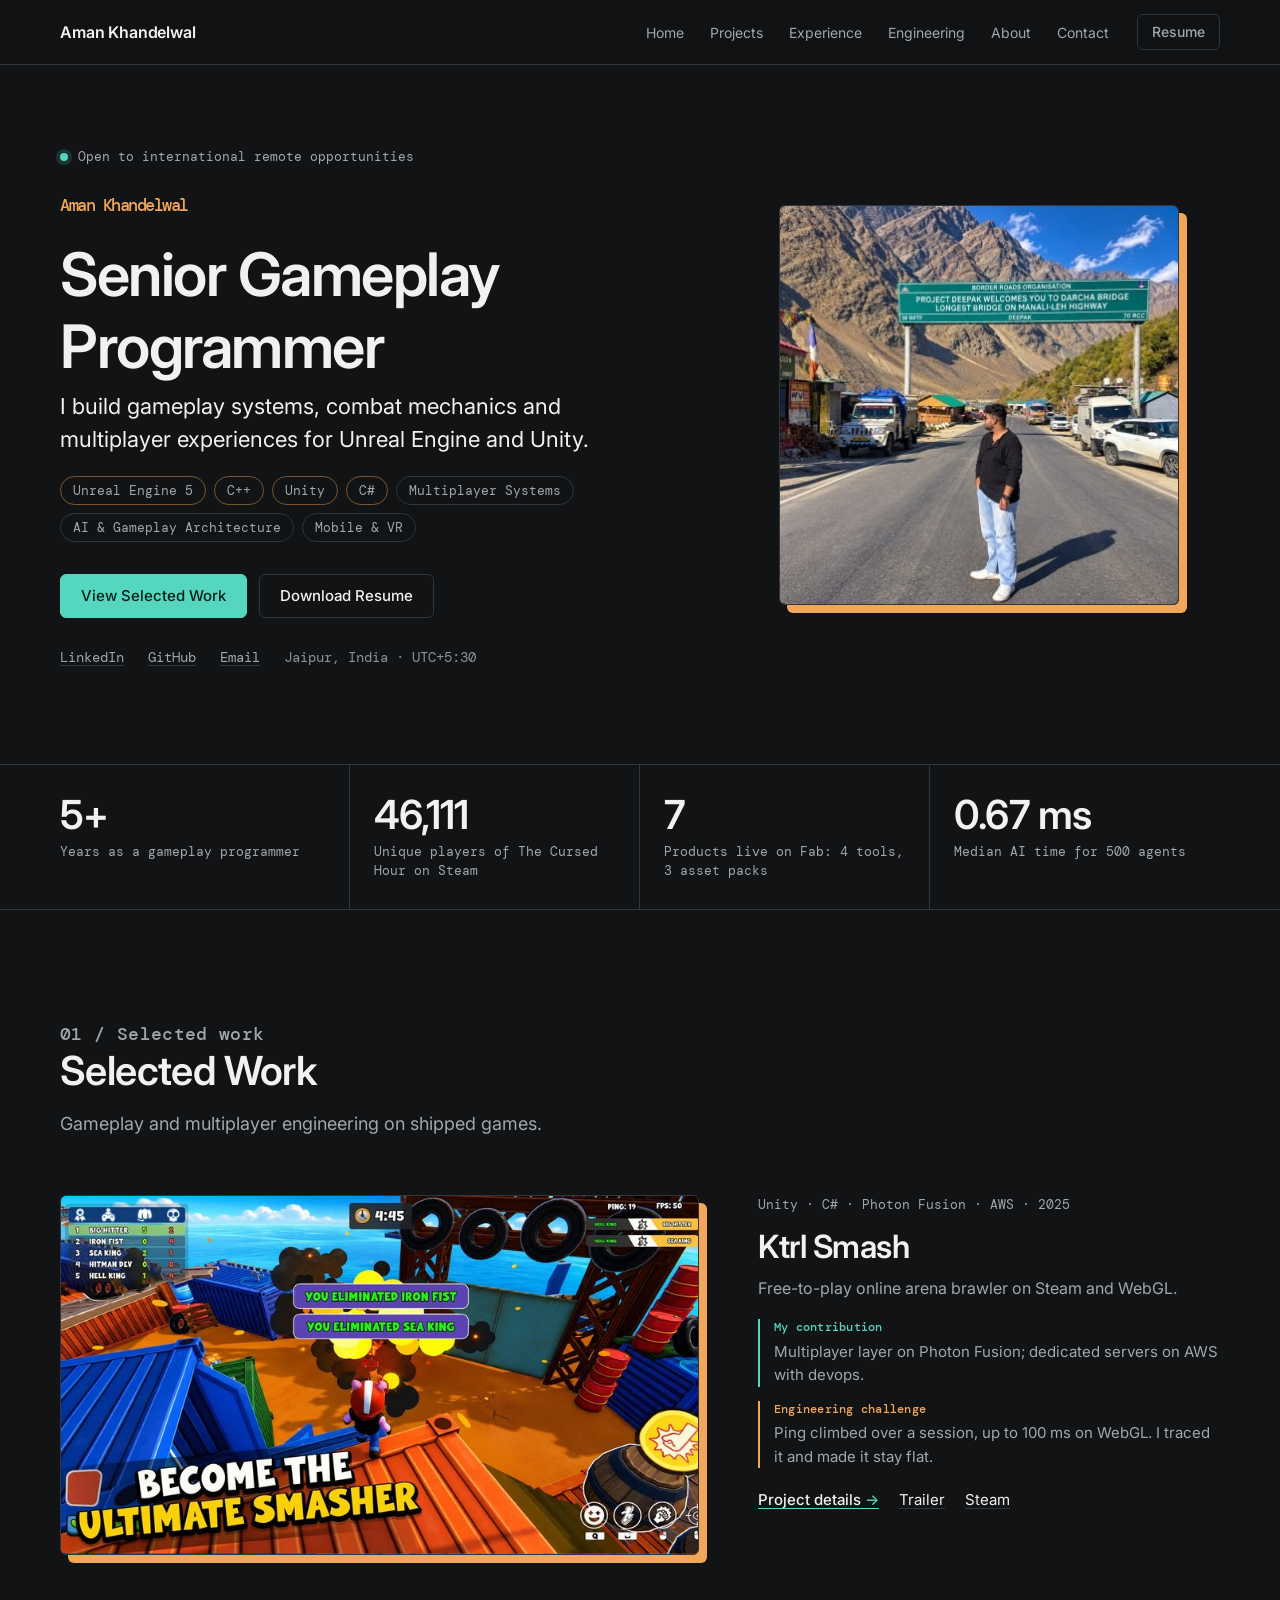
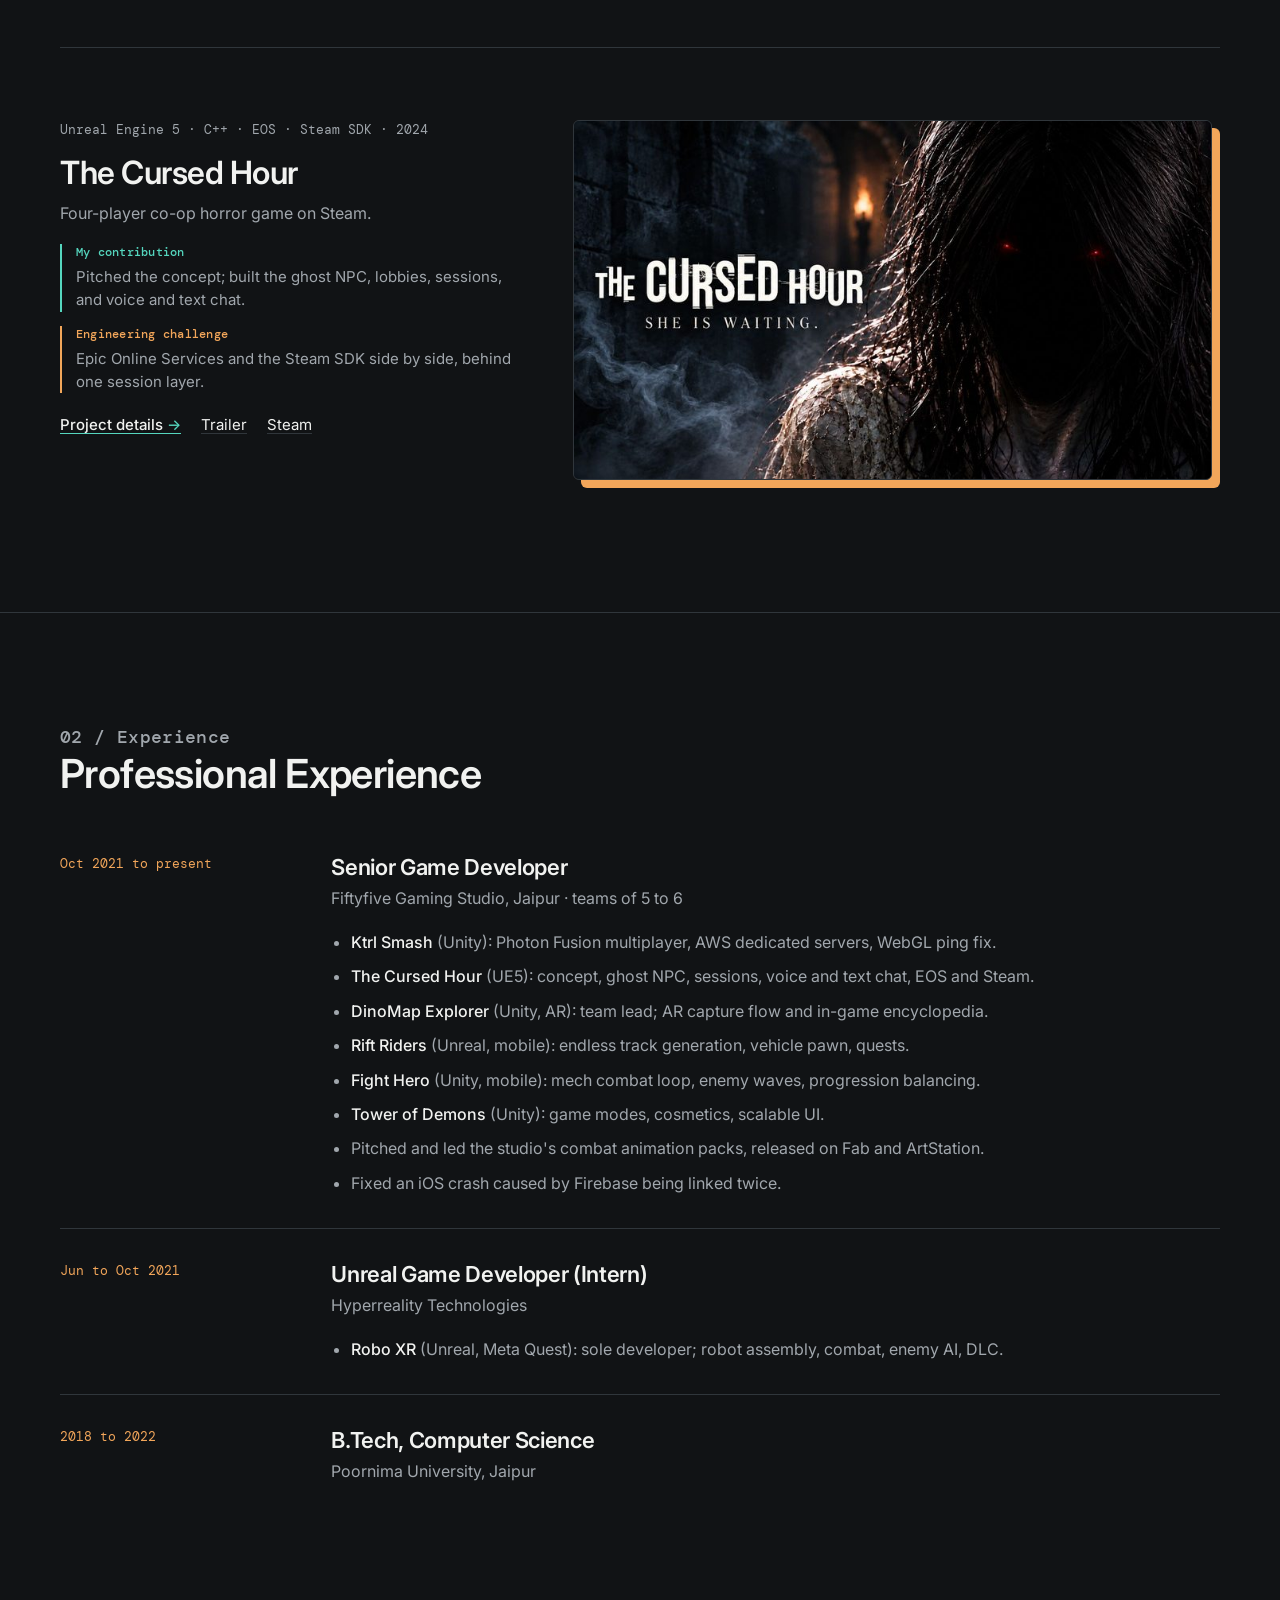
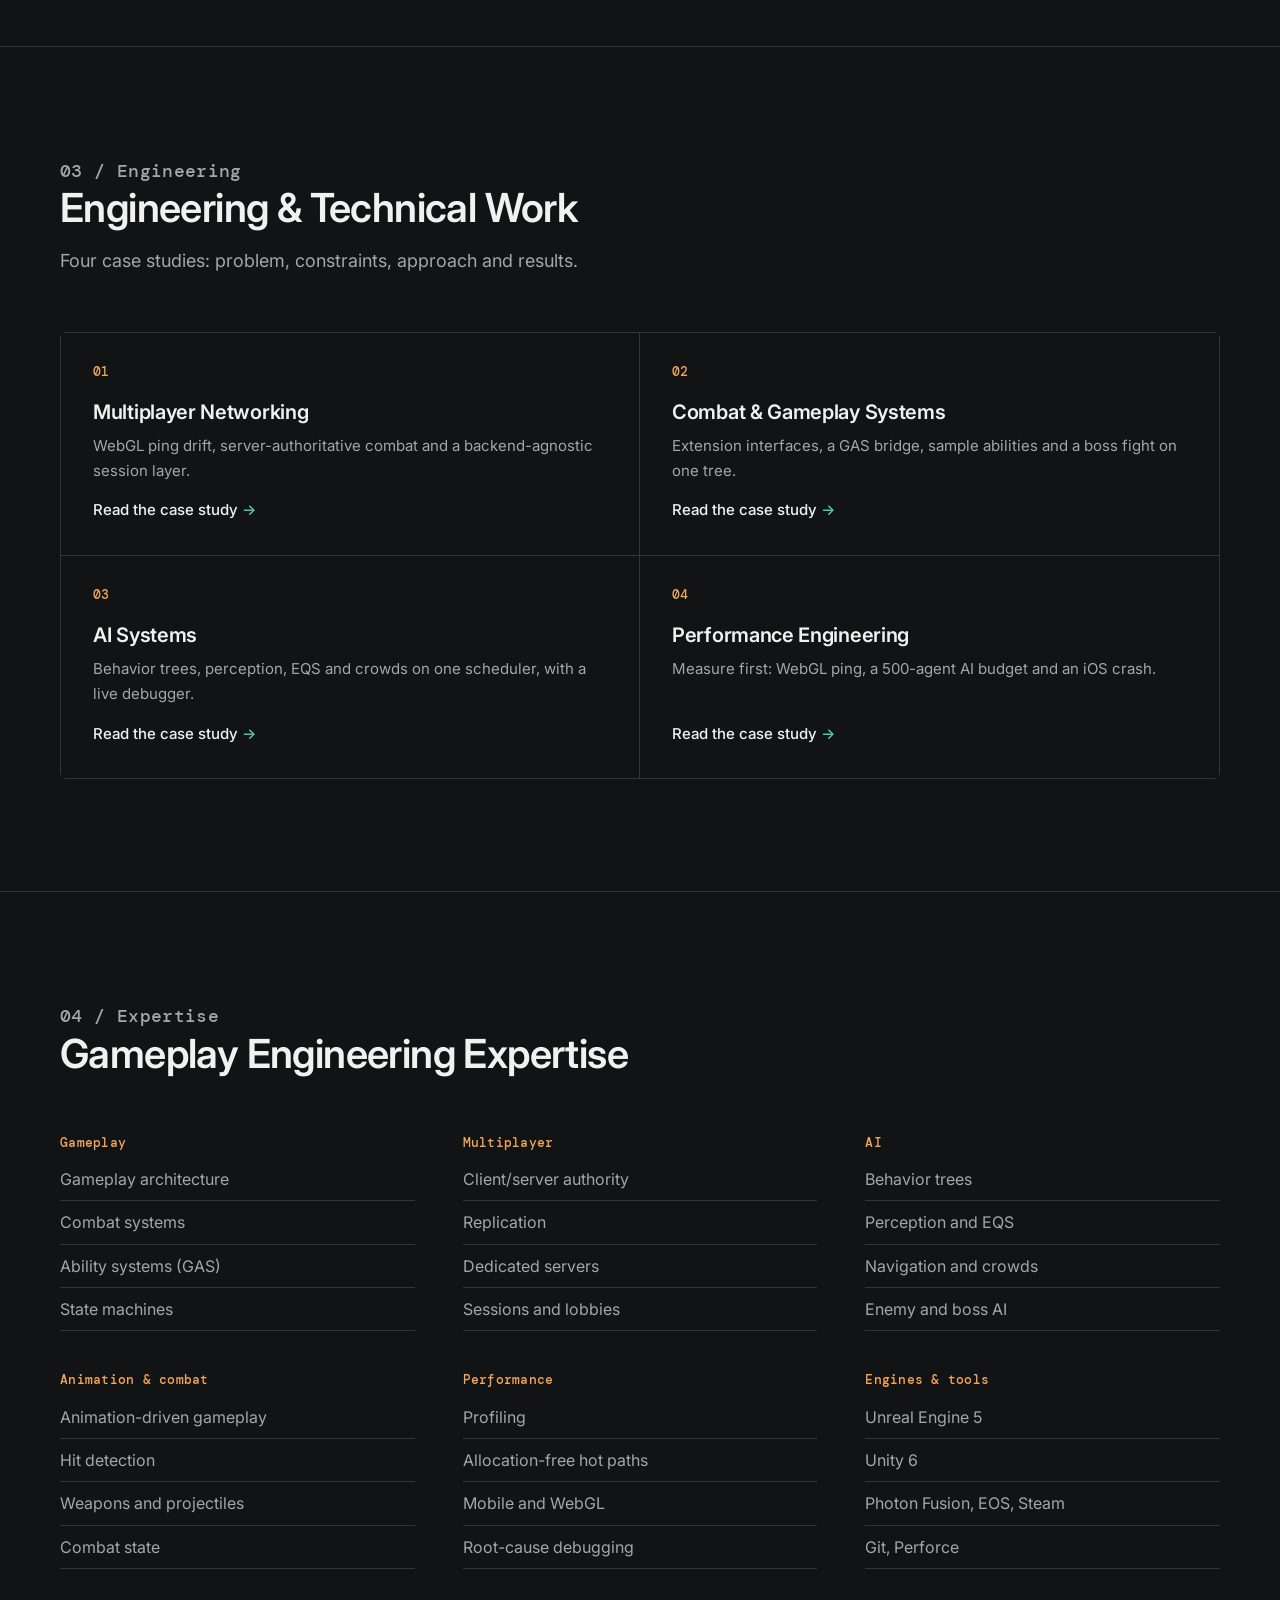
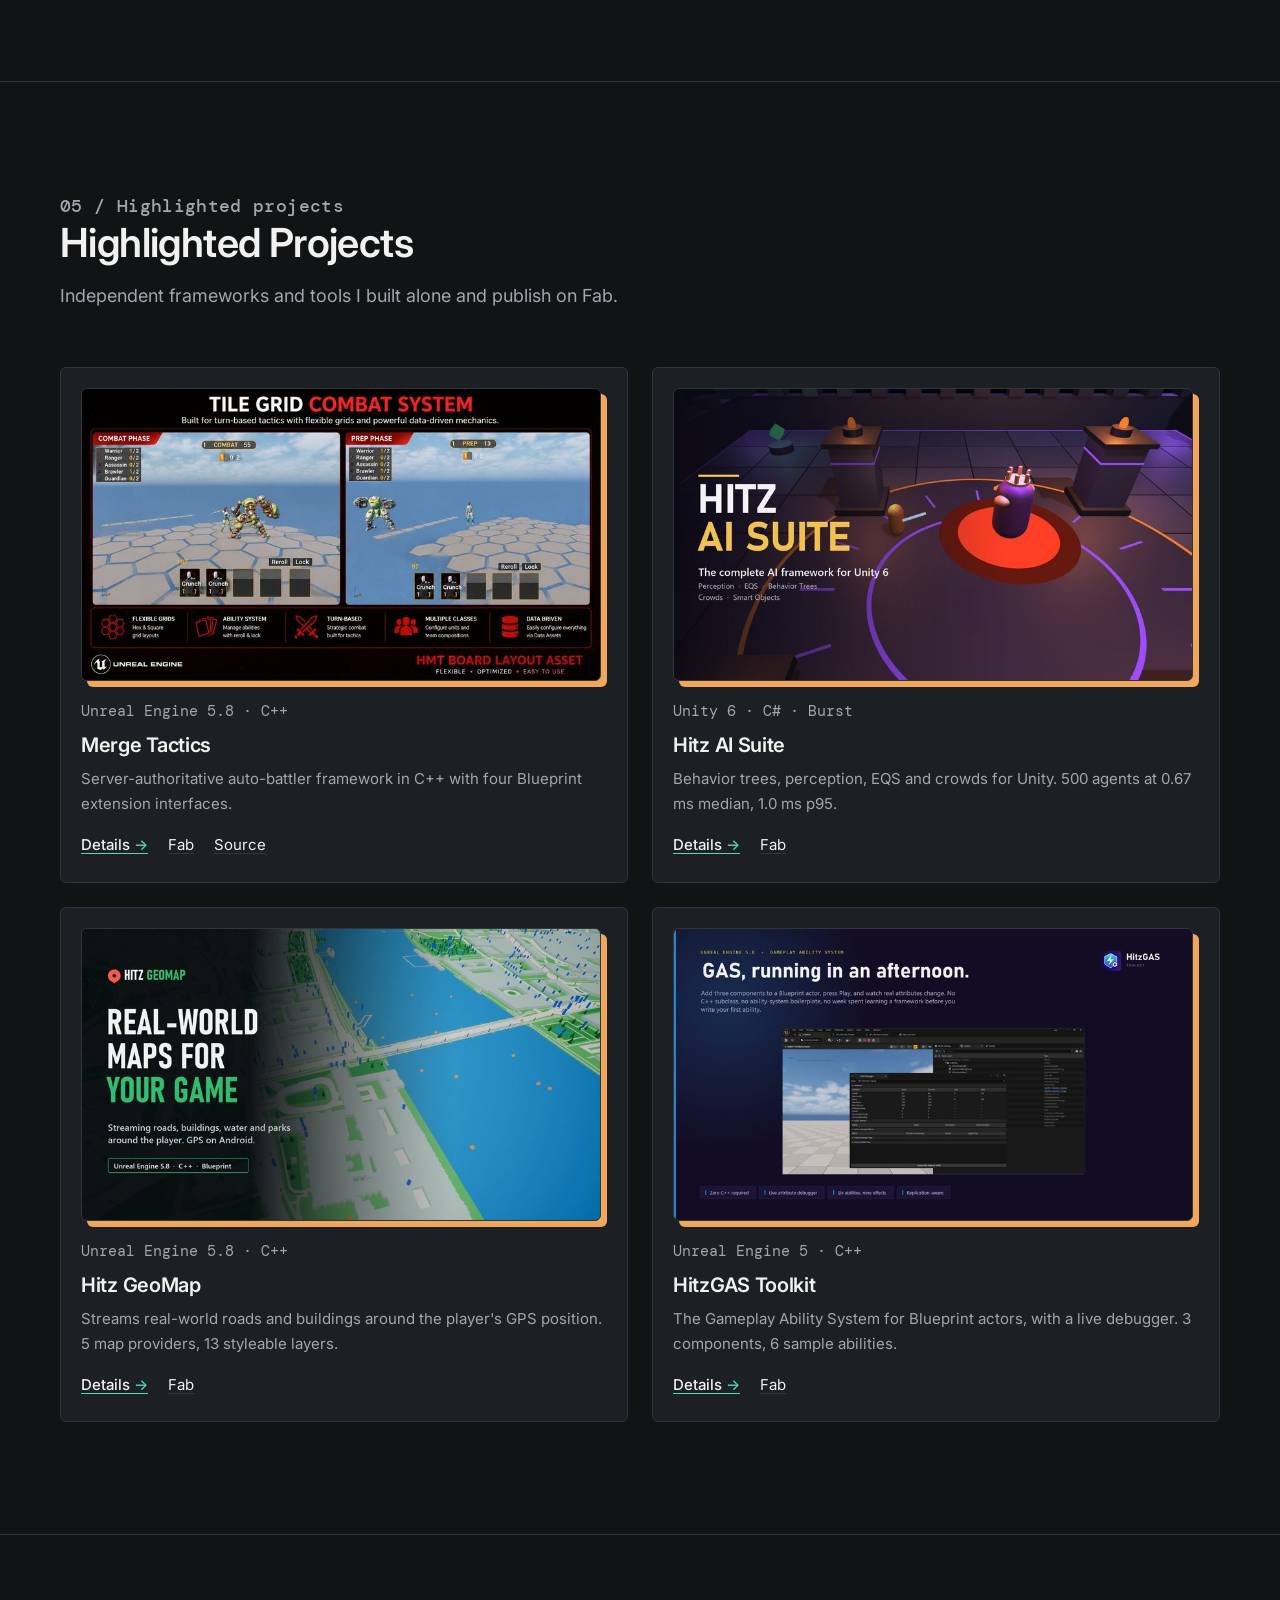
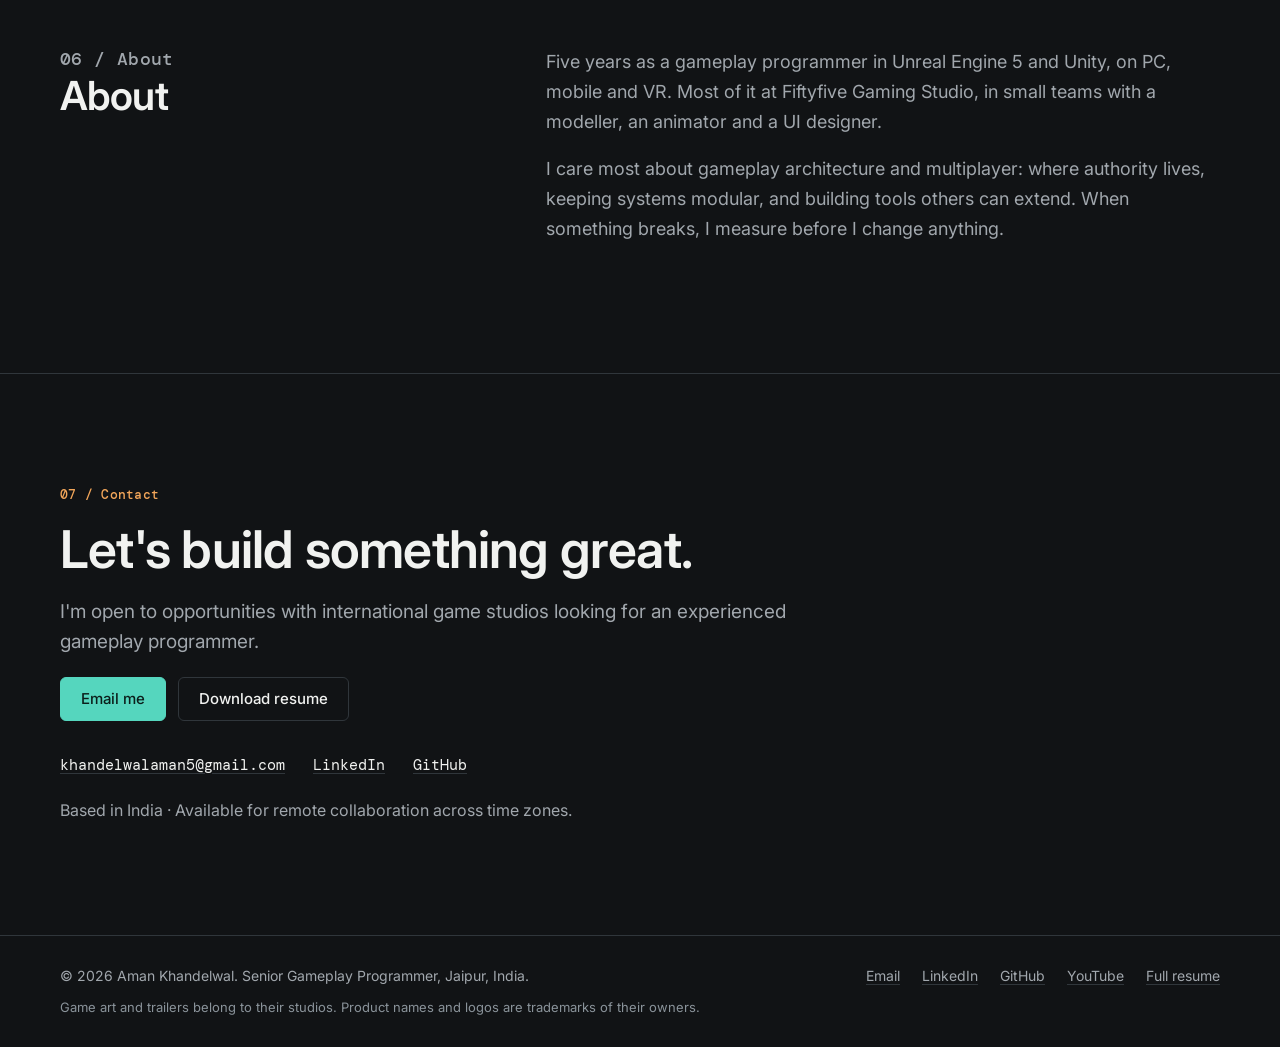
<file: index.html>
<!doctype html>
<html lang="en">
<head>
<meta charset="utf-8">
<meta name="viewport" content="width=device-width, initial-scale=1">
<title>Aman Khandelwal | Senior Gameplay Programmer (Unreal Engine 5, Unity)</title>
<meta name="description" content="Senior gameplay programmer in Jaipur, India, open to remote roles. Gameplay systems, combat, AI and multiplayer for Unreal Engine 5 and Unity.">
<meta name="theme-color" content="#111315">
<link rel="canonical" href="https://hitz482.github.io/">
<meta property="og:type" content="website">
<meta property="og:site_name" content="Aman Khandelwal">
<meta property="og:title" content="Aman Khandelwal | Senior Gameplay Programmer (Unreal Engine 5, Unity)">
<meta property="og:description" content="Senior gameplay programmer in Jaipur, India, open to remote roles. Gameplay systems, combat, AI and multiplayer for Unreal Engine 5 and Unity.">
<meta property="og:url" content="https://hitz482.github.io/">
<meta property="og:image" content="https://hitz482.github.io/share.jpg">
<meta name="twitter:card" content="summary_large_image">
<meta name="twitter:title" content="Aman Khandelwal | Senior Gameplay Programmer (Unreal Engine 5, Unity)">
<meta name="twitter:description" content="Senior gameplay programmer in Jaipur, India, open to remote roles. Gameplay systems, combat, AI and multiplayer for Unreal Engine 5 and Unity.">
<meta name="twitter:image" content="https://hitz482.github.io/share.jpg">
<link rel="icon" href="favicon.svg" type="image/svg+xml">
<link rel="preconnect" href="https://fonts.googleapis.com">
<link rel="preconnect" href="https://fonts.gstatic.com" crossorigin>
<link href="https://fonts.googleapis.com/css2?family=DM+Mono:wght@400;500&family=Inter:wght@400;500;600&display=swap" rel="stylesheet">
<link rel="stylesheet" href="style.css">
<script>document.documentElement.classList.add('js')</script>
<script src="main.js" defer></script>
<script type="application/ld+json">
{"@context":"https://schema.org","@type":"Person","name":"Aman Khandelwal","jobTitle":"Senior Gameplay Programmer","url":"https://hitz482.github.io/","email":"mailto:khandelwalaman5@gmail.com","image":"https://hitz482.github.io/assets/img/profile-photo.jpg","address":{"@type":"PostalAddress","addressLocality":"Jaipur","addressCountry":"IN"},"knowsAbout":["Unreal Engine 5","C++","Unity","C#","Multiplayer networking","Gameplay Ability System","Game AI"],"sameAs":["https://www.linkedin.com/in/aman-khandelwal-b7a3551a1/","https://github.com/hitz482","https://www.youtube.com/@amankhandelwal8816"]}
</script>
<link rel="preload" as="image" href="assets/img/profile-photo.jpg">
</head>
<body>
<a class="skip" href="#main">Skip to content</a>
<header class="nav">
  <div class="wrap nav__bar">
    <a class="nav__brand" href="index.html">Aman Khandelwal</a>
    <button class="nav__toggle" type="button" aria-expanded="false" aria-controls="site-menu" aria-label="Menu"><span></span><span></span></button>
    <nav id="site-menu" class="nav__menu" aria-label="Main">
      <ul><li><a href="index.html">Home</a></li><li><a href="index.html#work">Projects</a></li><li><a href="index.html#experience">Experience</a></li><li><a href="engineering.html">Engineering</a></li><li><a href="index.html#about">About</a></li><li><a href="index.html#contact">Contact</a></li></ul>
      <a class="btn btn--sm" href="assets/Aman_Khandelwal_Resume.pdf" download>Resume</a>
    </nav>
  </div>
</header>
<main id="main">
<section class="hero">
  <div class="wrap hero__grid">
    <div class="hero__text">
      <p class="status"><i aria-hidden="true"></i>Open to international remote opportunities</p>
      <h1><span class="hero__name">Aman Khandelwal</span>Senior Gameplay Programmer</h1>
      <p class="hero__say">I build gameplay systems, combat mechanics and multiplayer experiences for Unreal Engine and Unity.</p>
      <ul class="chips" aria-label="Core technologies"><li>Unreal Engine 5</li><li>C++</li><li>Unity</li><li>C#</li><li>Multiplayer Systems</li><li>AI &amp; Gameplay Architecture</li><li>Mobile &amp; VR</li></ul>
      <div class="btn-row"><a class="btn" href="#work">View Selected Work</a><a class="btn btn--ghost" href="assets/Aman_Khandelwal_Resume.pdf" download>Download Resume</a></div>
      <p class="hero__links"><a href="https://www.linkedin.com/in/aman-khandelwal-b7a3551a1/">LinkedIn</a><a href="https://github.com/hitz482">GitHub</a><a href="mailto:khandelwalaman5@gmail.com">Email</a><span>Jaipur, India &middot; UTC+5:30</span></p>
    </div>
    <div class="hero__side">
      <img class="hero__photo" src="assets/img/profile-photo.jpg" alt="Aman Khandelwal on the Manali to Leh Highway" width="400" height="400" fetchpriority="high">
    </div>
  </div>
</section>
<section class="stats" aria-label="Key figures"><div class="wrap"><dl class="stats__row">
  <div><dt>Years as a gameplay programmer</dt><dd>5+</dd></div>
  <div><dt>Unique players of The Cursed Hour on Steam</dt><dd>46,111</dd></div>
  <div><dt>Products live on Fab: 4 tools, 3 asset packs</dt><dd>7</dd></div>
  <div><dt>Median AI time for 500 agents</dt><dd>0.67 ms</dd></div>
</dl></div></section>
<section class="section" id="work" aria-labelledby="work-h"><div class="wrap"><div class="section__head reveal"><p class="eyebrow">01 / Selected work</p><h2 id="work-h">Selected Work</h2><p>Gameplay and multiplayer engineering on shipped games.</p></div><div class="work"><article class="project work__feature reveal"><a class="frame" href="projects/ktrl-smash.html"><img src="assets/img/ktrl-1.jpg" srcset="assets/img/ktrl-1-800.jpg 800w, assets/img/ktrl-1.jpg 1600w" sizes="(min-width: 1024px) 700px, 100vw" alt="Ktrl Smash arena gameplay with the scoreboard and elimination feed" width="1600" height="900" loading="lazy" decoding="async"></a><div>
          <p class="stack">Unity &middot; C# &middot; Photon Fusion &middot; AWS &middot; 2025</p>
          <h3><a href="projects/ktrl-smash.html">Ktrl Smash</a></h3>
          <p>Free-to-play online arena brawler on Steam and WebGL.</p>
          <dl class="project__facts">
            <div><dt>My contribution</dt><dd>Multiplayer layer on Photon Fusion; dedicated servers on AWS with devops.</dd></div>
            <div><dt>Engineering challenge</dt><dd>Ping climbed over a session, up to 100 ms on WebGL. I traced it and made it stay flat.</dd></div>
          </dl>
          <div class="project__links"><a class="link" href="projects/ktrl-smash.html">Project details</a><a href="https://www.youtube.com/watch?v=JrFEw-OiJsM">Trailer</a><a href="https://store.steampowered.com/app/4223440/Ktrl_Smash/">Steam</a></div>
        </div></article>
<article class="project work__feature work__feature--rev reveal"><div>
          <p class="stack">Unreal Engine 5 &middot; C++ &middot; EOS &middot; Steam SDK &middot; 2024</p>
          <h3><a href="projects/the-cursed-hour.html">The Cursed Hour</a></h3>
          <p>Four-player co-op horror game on Steam.</p>
          <dl class="project__facts">
            <div><dt>My contribution</dt><dd>Pitched the concept; built the ghost NPC, lobbies, sessions, and voice and text chat.</dd></div>
            <div><dt>Engineering challenge</dt><dd>Epic Online Services and the Steam SDK side by side, behind one session layer.</dd></div>
          </dl>
          <div class="project__links"><a class="link" href="projects/the-cursed-hour.html">Project details</a><a href="https://www.youtube.com/watch?v=NNx7tQpRFV0">Trailer</a><a href="https://store.steampowered.com/app/3297310/The_Cursed_Hour/">Steam</a></div>
        </div><a class="frame" href="projects/the-cursed-hour.html"><img src="assets/img/cursed-1.jpg" srcset="assets/img/cursed-1-800.jpg 800w, assets/img/cursed-1.jpg 1600w" sizes="(min-width: 1024px) 700px, 100vw" alt="The Cursed Hour key art: a ghost with red eyes in a dark corridor" width="1600" height="900" loading="lazy" decoding="async"></a></article>
</div></div></section>
<section class="section" id="experience" aria-labelledby="career-h">
  <div class="wrap">
    <div class="section__head reveal"><p class="eyebrow">02 / Experience</p><h2 id="career-h">Professional Experience</h2></div>
    <div class="reveal">
      <div class="role">
        <div class="role__when">Oct 2021 to present</div>
        <div>
          <h3>Senior Game Developer</h3>
          <p class="role__org">Fiftyfive Gaming Studio, Jaipur &middot; teams of 5 to 6</p>
          <ul>
            <li><b>Ktrl Smash</b> (Unity): Photon Fusion multiplayer, AWS dedicated servers, WebGL ping fix.</li>
            <li><b>The Cursed Hour</b> (UE5): concept, ghost NPC, sessions, voice and text chat, EOS and Steam.</li>
            <li><b>DinoMap Explorer</b> (Unity, AR): team lead; AR capture flow and in-game encyclopedia.</li>
            <li><b>Rift Riders</b> (Unreal, mobile): endless track generation, vehicle pawn, quests.</li>
            <li><b>Fight Hero</b> (Unity, mobile): mech combat loop, enemy waves, progression balancing.</li>
            <li><b>Tower of Demons</b> (Unity): game modes, cosmetics, scalable UI.</li>
            <li>Pitched and led the studio's combat animation packs, released on Fab and ArtStation.</li>
            <li>Fixed an iOS crash caused by Firebase being linked twice.</li>
          </ul>
        </div>
      </div>
      <div class="role">
        <div class="role__when">Jun to Oct 2021</div>
        <div>
          <h3>Unreal Game Developer (Intern)</h3>
          <p class="role__org">Hyperreality Technologies</p>
          <ul><li><b>Robo XR</b> (Unreal, Meta Quest): sole developer; robot assembly, combat, enemy AI, DLC.</li></ul>
        </div>
      </div>
      <div class="role">
        <div class="role__when">2018 to 2022</div>
        <div><h3>B.Tech, Computer Science</h3><p class="role__org">Poornima University, Jaipur</p></div>
      </div>
    </div>
  </div>
</section>
<section class="section" id="engineering" aria-labelledby="eng-h"><div class="wrap"><div class="section__head reveal"><p class="eyebrow">03 / Engineering</p><h2 id="eng-h">Engineering &amp; Technical Work</h2><p>Four case studies: problem, constraints, approach and results.</p></div><div class="cases reveal"><a class="case" href="engineering.html#networking"><span class="case__n">01</span><h3>Multiplayer Networking</h3><p>WebGL ping drift, server-authoritative combat and a backend-agnostic session layer.</p><span class="link">Read the case study</span></a><a class="case" href="engineering.html#combat"><span class="case__n">02</span><h3>Combat &amp; Gameplay Systems</h3><p>Extension interfaces, a GAS bridge, sample abilities and a boss fight on one tree.</p><span class="link">Read the case study</span></a><a class="case" href="engineering.html#ai"><span class="case__n">03</span><h3>AI Systems</h3><p>Behavior trees, perception, EQS and crowds on one scheduler, with a live debugger.</p><span class="link">Read the case study</span></a><a class="case" href="engineering.html#performance"><span class="case__n">04</span><h3>Performance Engineering</h3><p>Measure first: WebGL ping, a 500-agent AI budget and an iOS crash.</p><span class="link">Read the case study</span></a></div></div></section>
<section class="section" id="expertise" aria-labelledby="exp-h"><div class="wrap"><div class="section__head reveal"><p class="eyebrow">04 / Expertise</p><h2 id="exp-h">Gameplay Engineering Expertise</h2></div><div class="expertise reveal"><div><h3>Gameplay</h3><ul><li>Gameplay architecture</li><li>Combat systems</li><li>Ability systems (GAS)</li><li>State machines</li></ul></div><div><h3>Multiplayer</h3><ul><li>Client/server authority</li><li>Replication</li><li>Dedicated servers</li><li>Sessions and lobbies</li></ul></div><div><h3>AI</h3><ul><li>Behavior trees</li><li>Perception and EQS</li><li>Navigation and crowds</li><li>Enemy and boss AI</li></ul></div><div><h3>Animation &amp; combat</h3><ul><li>Animation-driven gameplay</li><li>Hit detection</li><li>Weapons and projectiles</li><li>Combat state</li></ul></div><div><h3>Performance</h3><ul><li>Profiling</li><li>Allocation-free hot paths</li><li>Mobile and WebGL</li><li>Root-cause debugging</li></ul></div><div><h3>Engines &amp; tools</h3><ul><li>Unreal Engine 5</li><li>Unity 6</li><li>Photon Fusion, EOS, Steam</li><li>Git, Perforce</li></ul></div></div></div></section>
<section class="section" id="independent" aria-labelledby="ind-h"><div class="wrap"><div class="section__head reveal"><p class="eyebrow">05 / Highlighted projects</p><h2 id="ind-h">Highlighted Projects</h2><p>Independent frameworks and tools I built alone and publish on Fab.</p></div><div class="tools reveal"><article class="tool"><a class="frame" href="projects/merge-tactics.html"><img src="assets/img/hitz-screenshot-combat.jpg" srcset="assets/img/hitz-screenshot-combat-800.jpg 800w, assets/img/hitz-screenshot-combat.jpg 1672w" sizes="(min-width: 1024px) 580px, 100vw" alt="Merge Tactics combat on a hex board in Unreal Engine" width="1672" height="941" loading="lazy" decoding="async"></a><p class="stack">Unreal Engine 5.8 &middot; C++</p><h3><a href="projects/merge-tactics.html">Merge Tactics</a></h3><p>Server-authoritative auto-battler framework in C++ with four Blueprint extension interfaces.</p><div class="project__links"><a class="link" href="projects/merge-tactics.html">Details</a><a href="https://www.fab.com/listings/ead02f11-78dc-43d0-9b92-e5edb8c4cd28">Fab</a><a href="https://github.com/hitz482/HitzMergeTacticsCodeBase">Source</a></div></article><article class="tool"><a class="frame" href="projects/hitz-ai-suite.html"><img src="assets/img/aisuite-cover.jpg" srcset="assets/img/aisuite-cover-800.jpg 800w, assets/img/aisuite-cover.jpg 1280w" sizes="(min-width: 1024px) 580px, 100vw" alt="Hitz AI Suite cover: the Warden boss in its arena" width="1280" height="720" loading="lazy" decoding="async"></a><p class="stack">Unity 6 &middot; C# &middot; Burst</p><h3><a href="projects/hitz-ai-suite.html">Hitz AI Suite</a></h3><p>Behavior trees, perception, EQS and crowds for Unity. 500 agents at 0.67 ms median, 1.0 ms p95.</p><div class="project__links"><a class="link" href="projects/hitz-ai-suite.html">Details</a><a href="https://www.fab.com/listings/53974d58-8b16-41f3-ba25-da18639515f5">Fab</a></div></article><article class="tool"><a class="frame" href="projects/hitz-geomap.html"><img src="assets/img/geomap-cover.jpg" srcset="assets/img/geomap-cover-800.jpg 800w, assets/img/geomap-cover.jpg 1280w" sizes="(min-width: 1024px) 580px, 100vw" alt="Hitz GeoMap streaming a real city into Unreal Engine" width="1280" height="720" loading="lazy" decoding="async"></a><p class="stack">Unreal Engine 5.8 &middot; C++</p><h3><a href="projects/hitz-geomap.html">Hitz GeoMap</a></h3><p>Streams real-world roads and buildings around the player's GPS position. 5 map providers, 13 styleable layers.</p><div class="project__links"><a class="link" href="projects/hitz-geomap.html">Details</a><a href="https://www.fab.com/listings/11ad1758-2a82-41f1-824e-5a4e020bc047">Fab</a></div></article><article class="tool"><a class="frame" href="projects/hitzgas-toolkit.html"><img src="assets/img/gas-cover.jpg" srcset="assets/img/gas-cover-800.jpg 800w, assets/img/gas-cover.jpg 1280w" sizes="(min-width: 1024px) 580px, 100vw" alt="HitzGAS Toolkit cover with the live debugger in the Unreal editor" width="1280" height="720" loading="lazy" decoding="async"></a><p class="stack">Unreal Engine 5 &middot; C++</p><h3><a href="projects/hitzgas-toolkit.html">HitzGAS Toolkit</a></h3><p>The Gameplay Ability System for Blueprint actors, with a live debugger. 3 components, 6 sample abilities.</p><div class="project__links"><a class="link" href="projects/hitzgas-toolkit.html">Details</a><a href="https://www.fab.com/listings/5bbba0ca-9f37-4822-8fe5-ce48dcadfbb9">Fab</a></div></article></div></div></section>
<section class="section" id="about" aria-labelledby="about-h">
  <div class="wrap about reveal">
    <div class="section__head"><p class="eyebrow">06 / About</p><h2 id="about-h">About</h2></div>
    <div class="about__body">
      <p>Five years as a gameplay programmer in Unreal Engine 5 and Unity, on PC, mobile and VR. Most of it at Fiftyfive Gaming Studio, in small teams with a modeller, an animator and a UI designer.</p>
      <p>I care most about gameplay architecture and multiplayer: where authority lives, keeping systems modular, and building tools others can extend. When something breaks, I measure before I change anything.</p>
    </div>
  </div>
</section>
<section class="section" id="contact" aria-labelledby="contact-h">
  <div class="wrap contact reveal">
    <p class="eyebrow">07 / Contact</p>
    <h2 id="contact-h">Let's build something great.</h2>
    <p class="lead">I'm open to opportunities with international game studios looking for an experienced gameplay programmer.</p>
    <div class="btn-row"><a class="btn" href="mailto:khandelwalaman5@gmail.com">Email me</a><a class="btn btn--ghost" href="assets/Aman_Khandelwal_Resume.pdf" download>Download resume</a></div>
    <p class="contact__links"><a href="mailto:khandelwalaman5@gmail.com">khandelwalaman5@gmail.com</a><a href="https://www.linkedin.com/in/aman-khandelwal-b7a3551a1/">LinkedIn</a><a href="https://github.com/hitz482">GitHub</a></p>
    <p class="muted contact__note">Based in India &middot; Available for remote collaboration across time zones.</p>
  </div>
</section>
</main>
<footer class="footer">
  <div class="wrap footer__bar">
    <span>&copy; 2026 Aman Khandelwal. Senior Gameplay Programmer, Jaipur, India.</span>
    <span class="footer__links"><a href="mailto:khandelwalaman5@gmail.com">Email</a><a href="https://www.linkedin.com/in/aman-khandelwal-b7a3551a1/">LinkedIn</a><a href="https://github.com/hitz482">GitHub</a><a href="https://www.youtube.com/@amankhandelwal8816">YouTube</a><a href="assets/Aman_Khandelwal_Resume_Full.pdf" download>Full resume</a></span>
  </div>
  <div class="wrap footer__note">Game art and trailers belong to their studios. Product names and logos are trademarks of their owners.</div>
</footer>
</body>
</html>
</file>
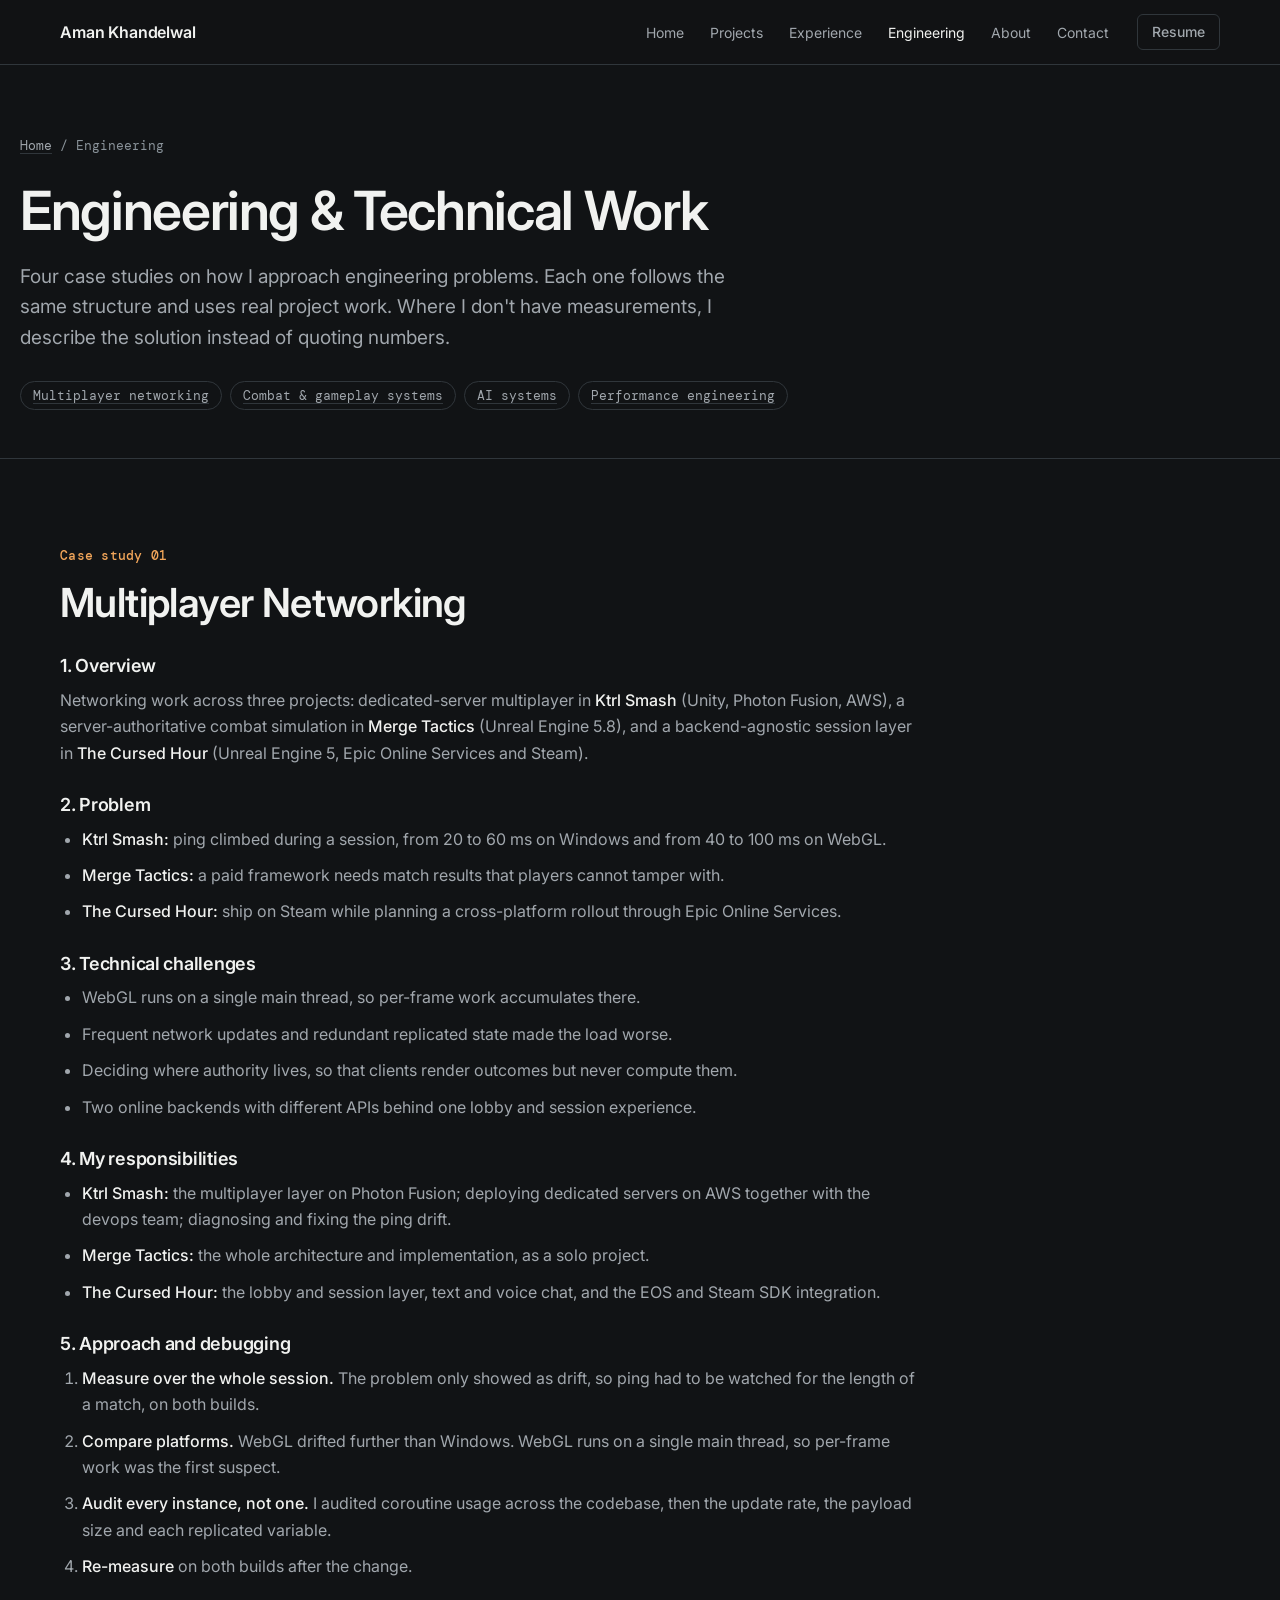
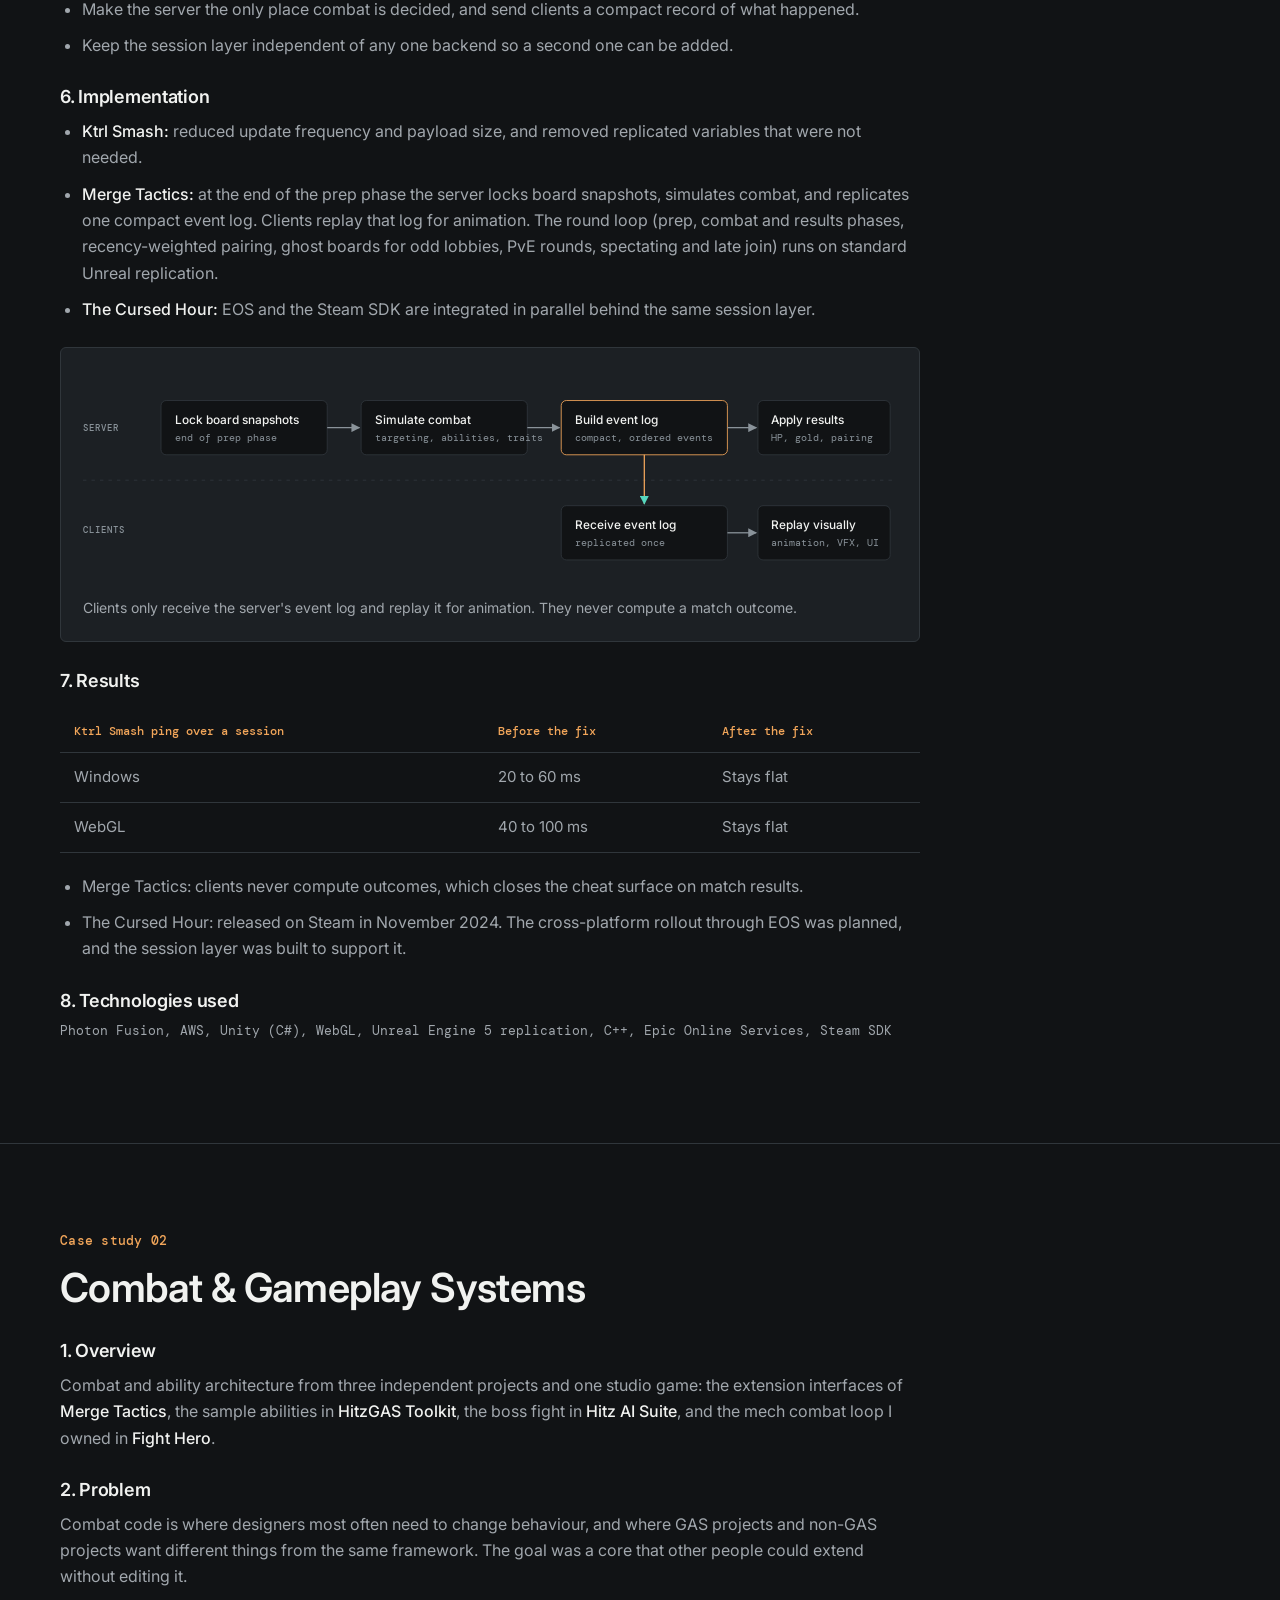
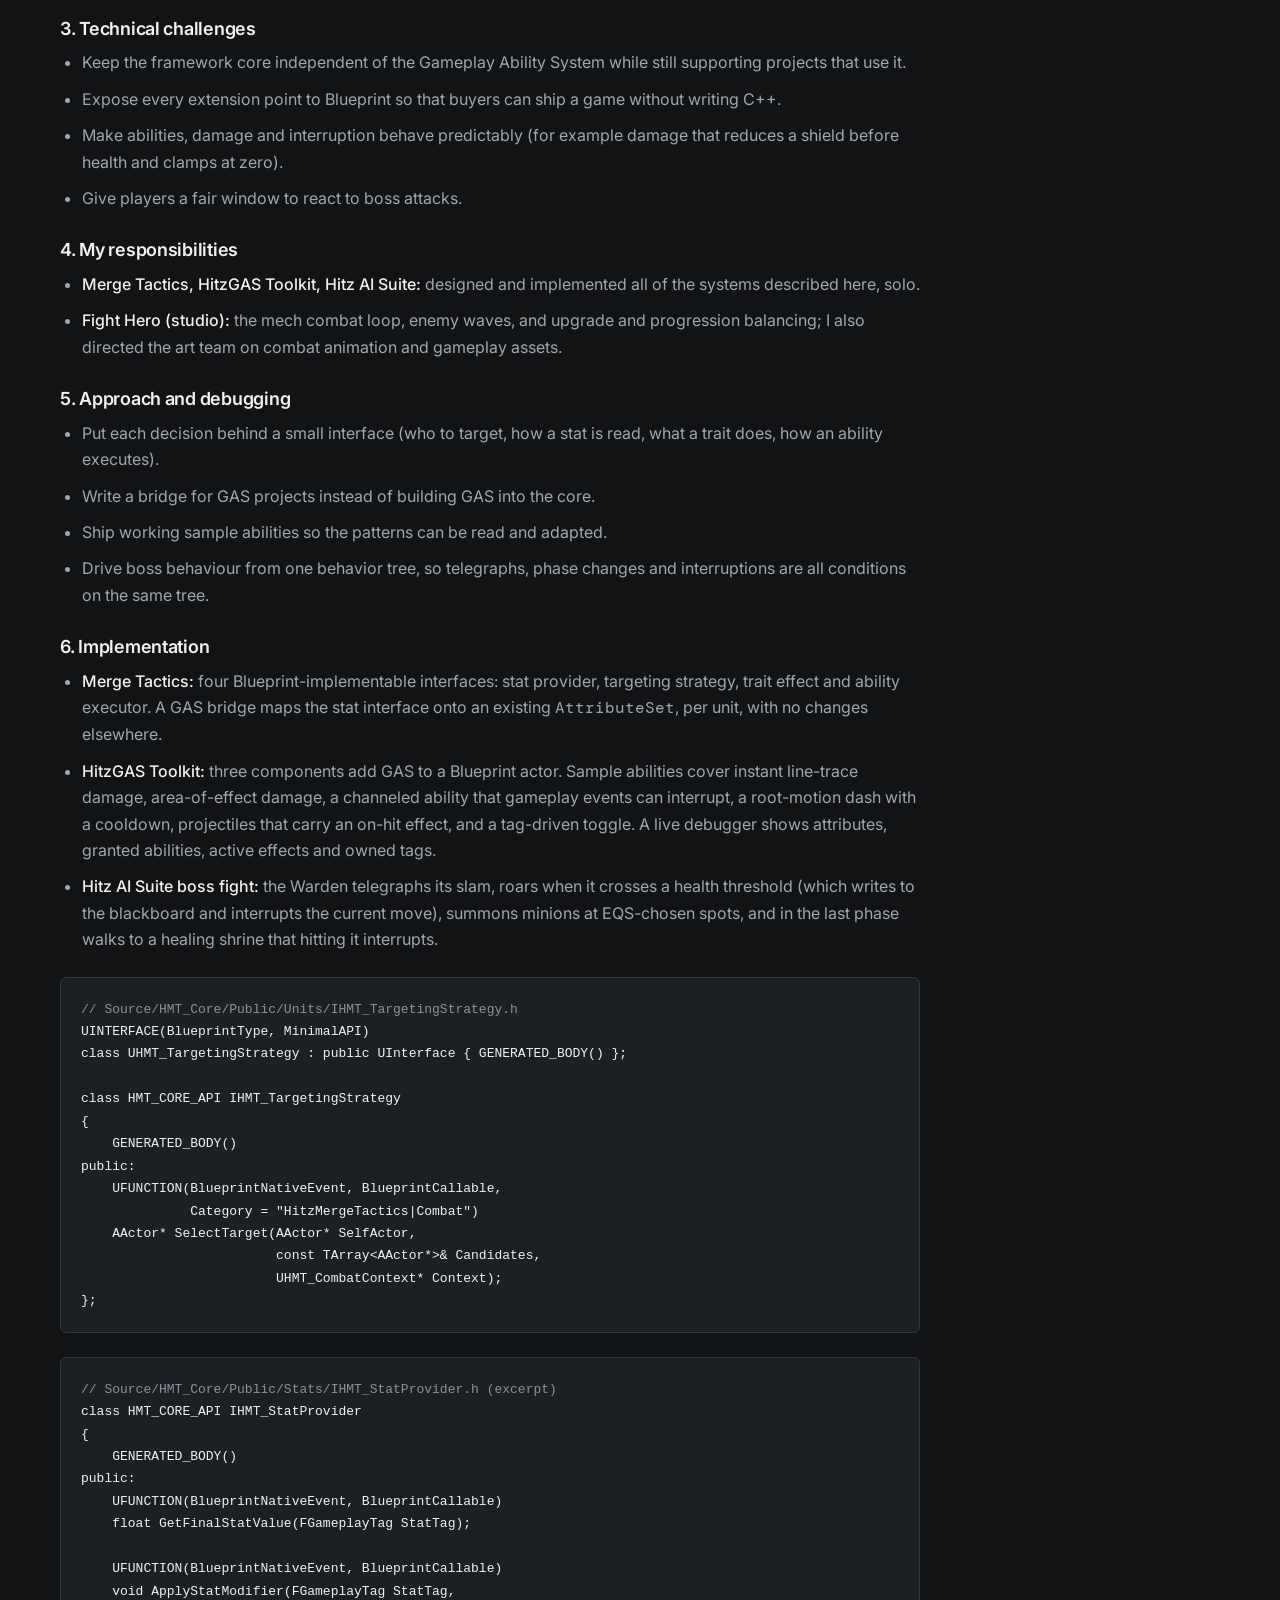
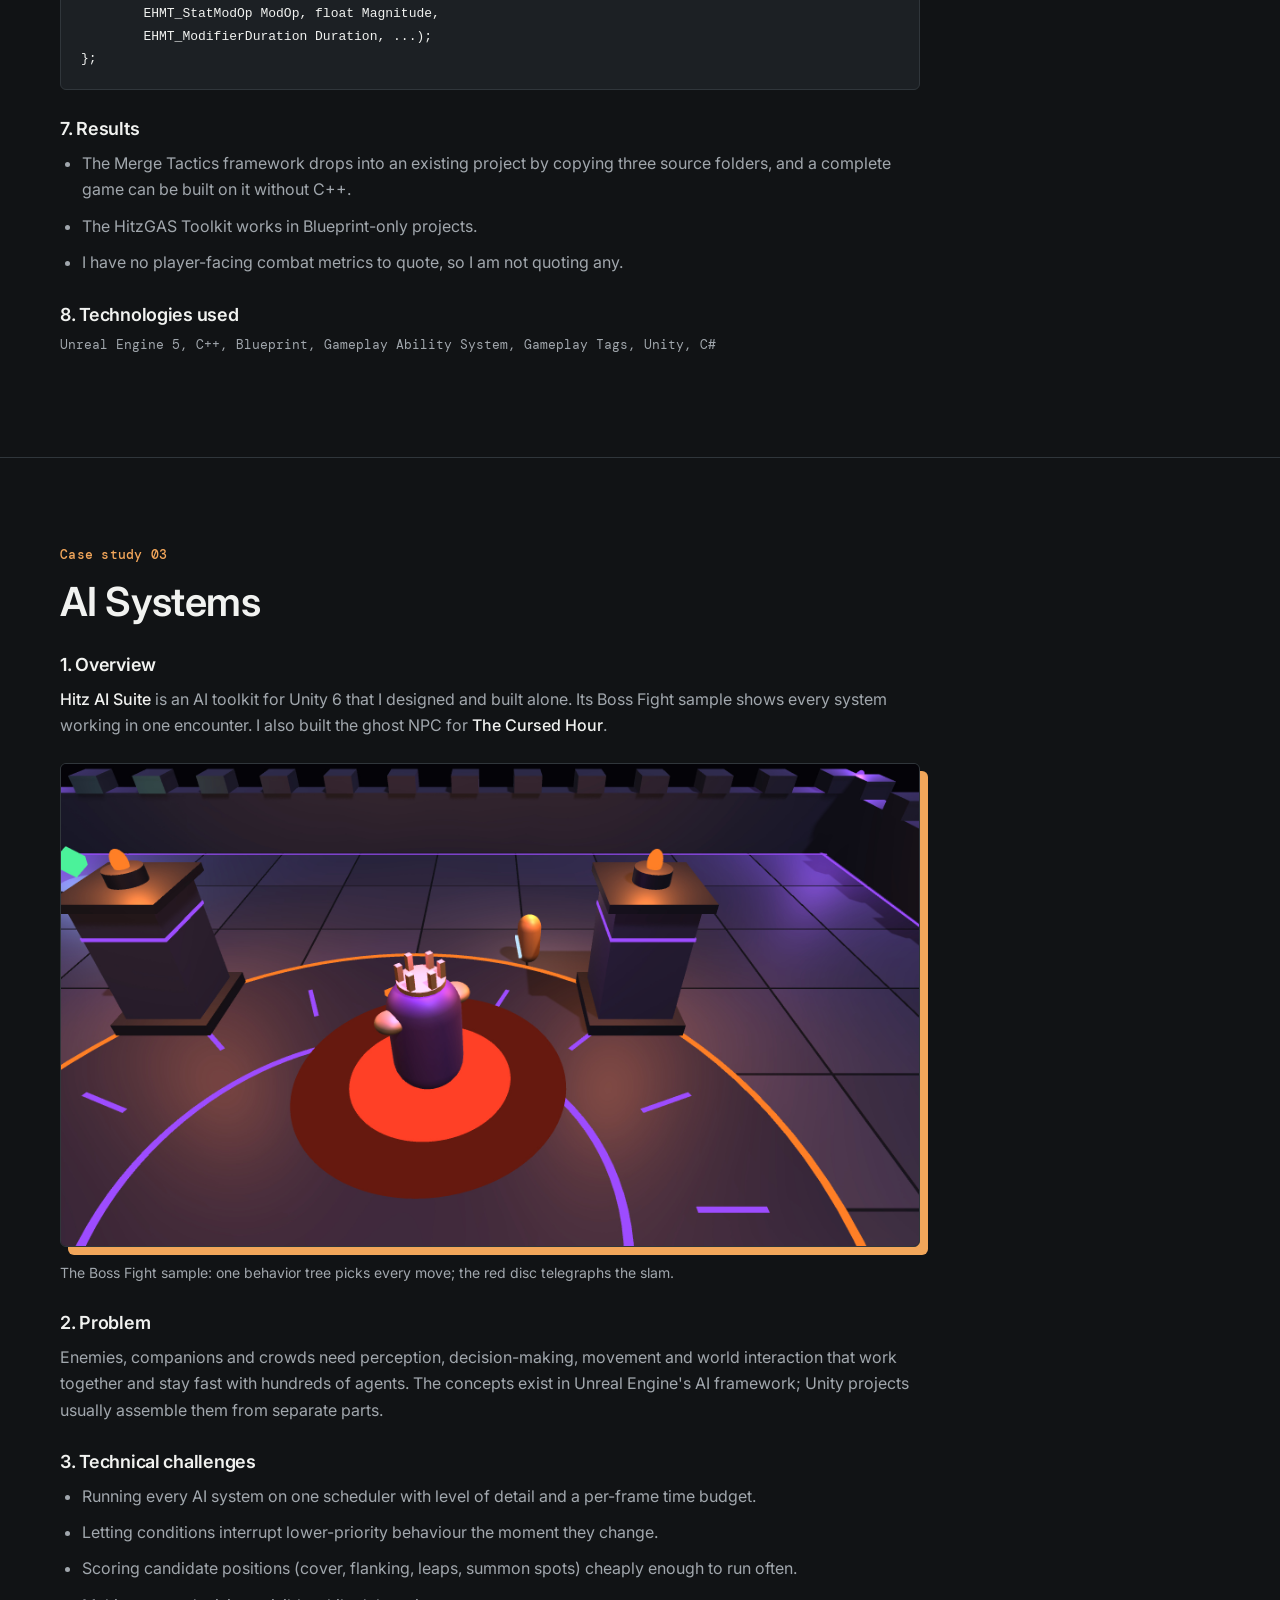
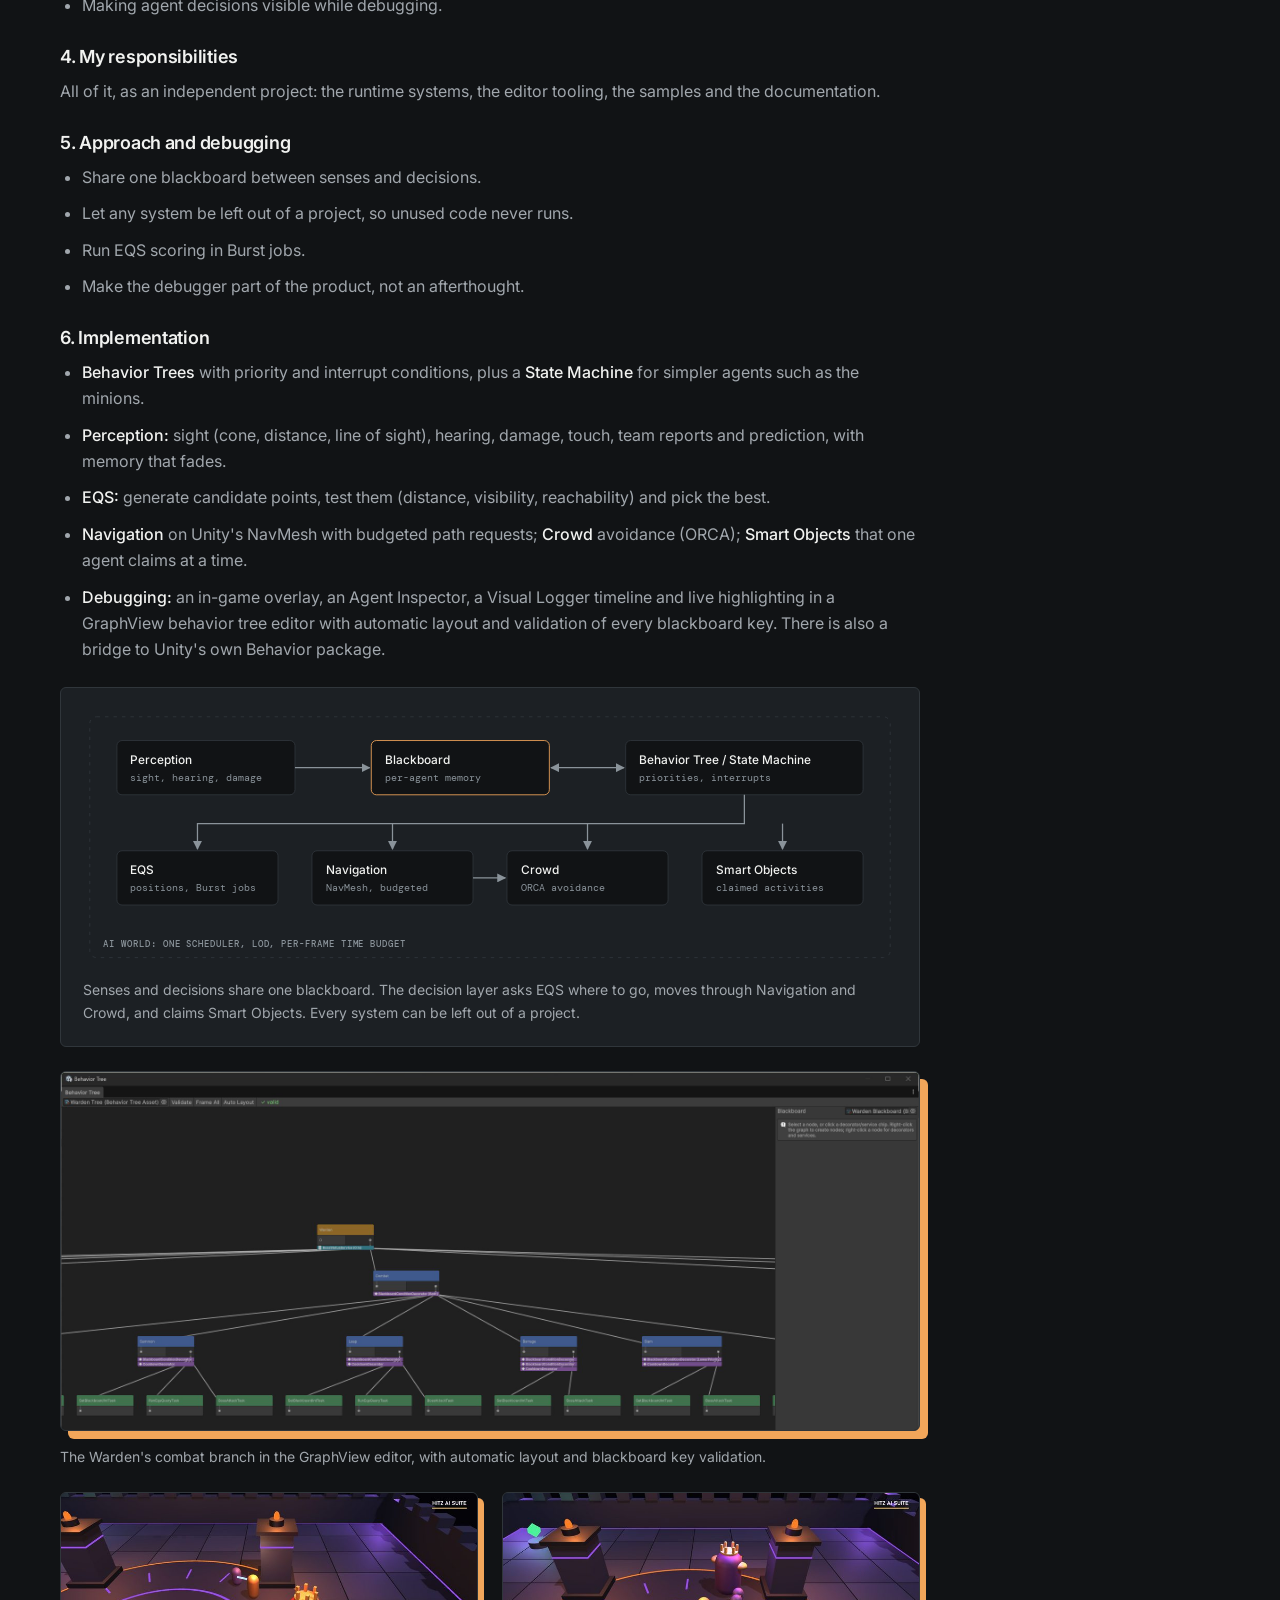
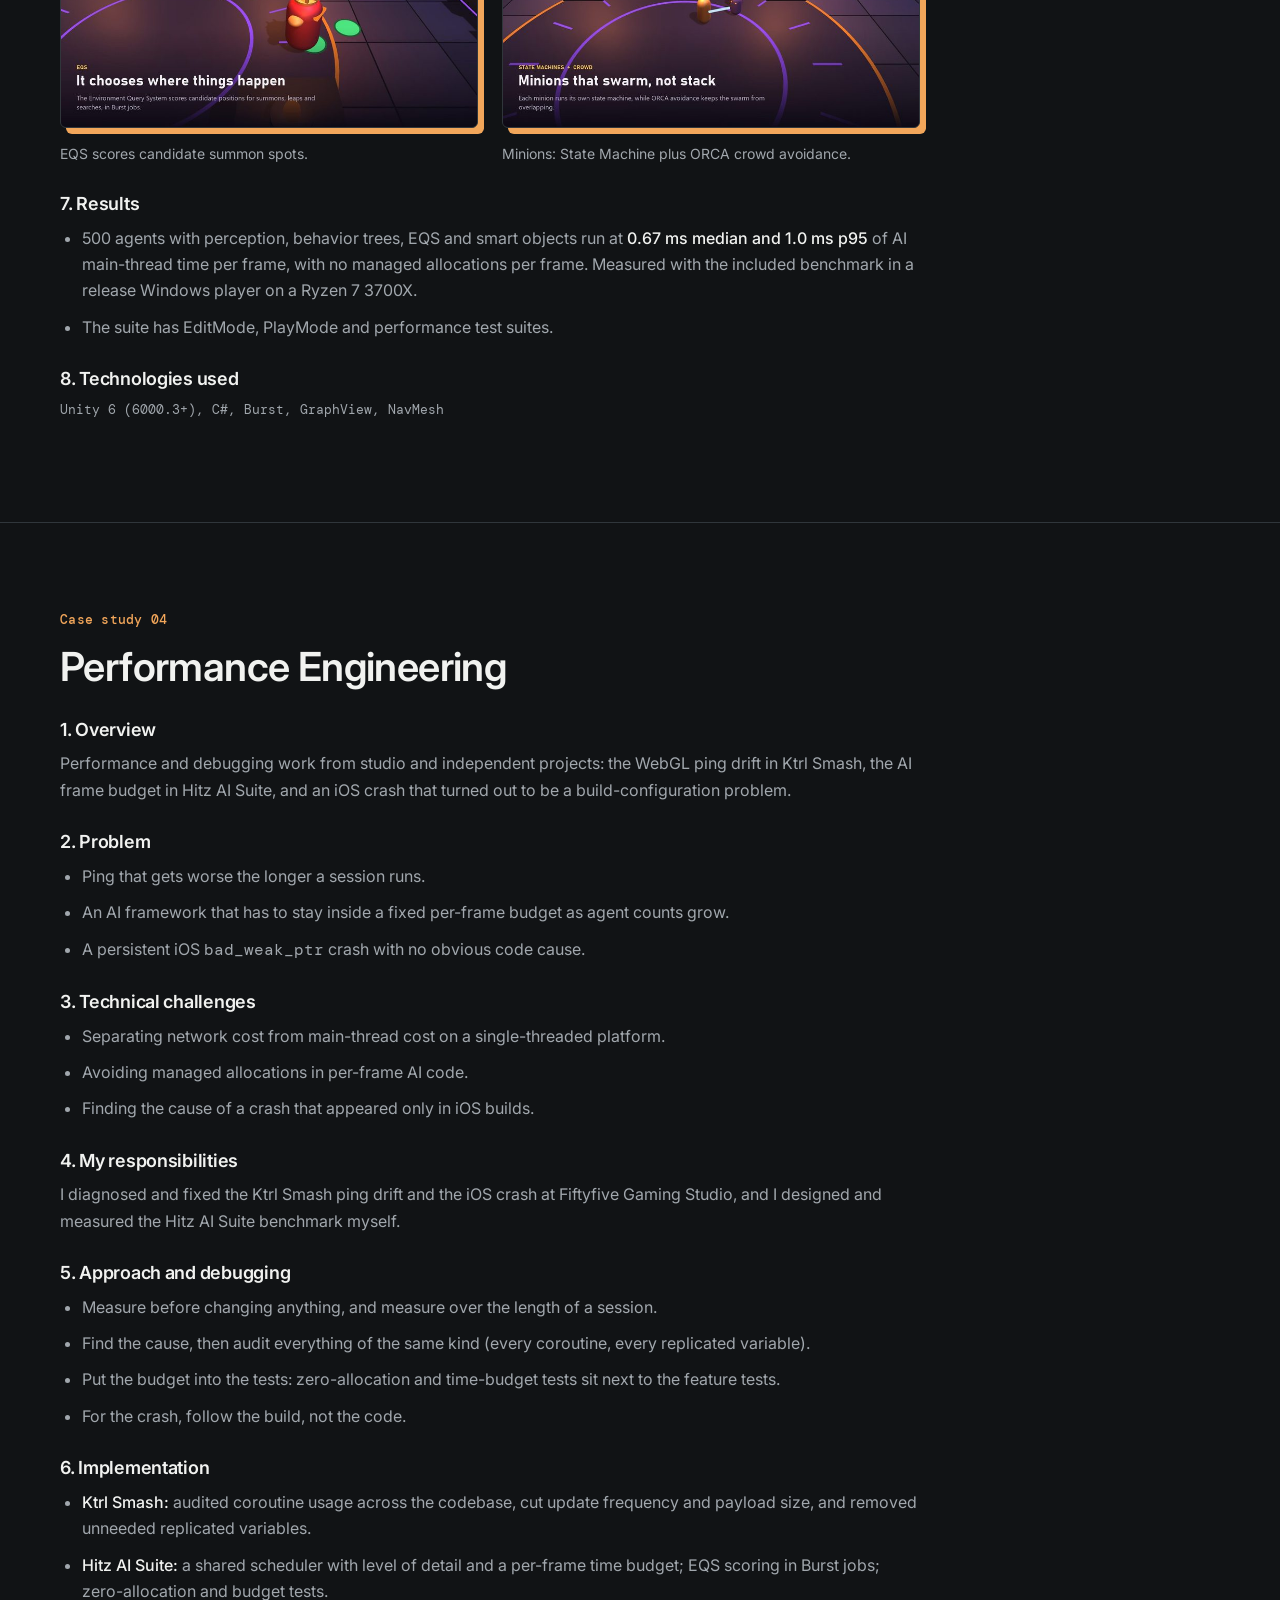
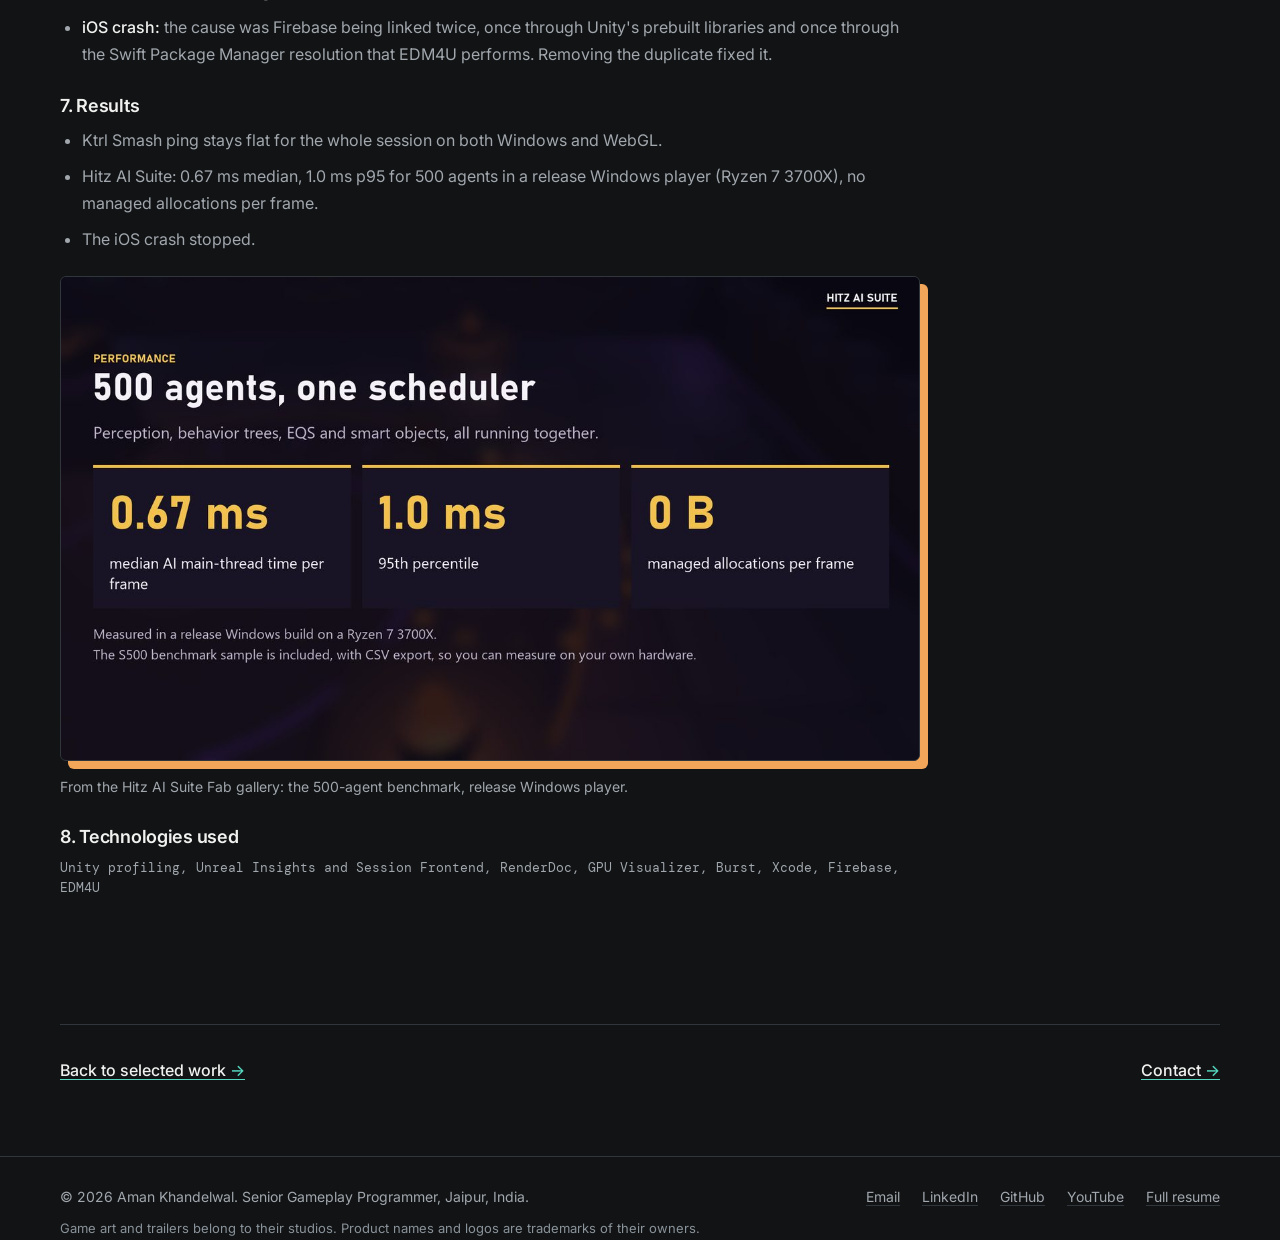
<file: engineering.html>
<!doctype html>
<html lang="en">
<head>
<meta charset="utf-8">
<meta name="viewport" content="width=device-width, initial-scale=1">
<title>Engineering & Technical Work | Aman Khandelwal</title>
<meta name="description" content="Four engineering case studies by gameplay programmer Aman Khandelwal: multiplayer networking, combat and gameplay systems, AI systems and performance engineering.">
<meta name="theme-color" content="#111315">
<link rel="canonical" href="https://hitz482.github.io/engineering.html">
<meta property="og:type" content="website">
<meta property="og:site_name" content="Aman Khandelwal">
<meta property="og:title" content="Engineering & Technical Work | Aman Khandelwal">
<meta property="og:description" content="Four engineering case studies by gameplay programmer Aman Khandelwal: multiplayer networking, combat and gameplay systems, AI systems and performance engineering.">
<meta property="og:url" content="https://hitz482.github.io/engineering.html">
<meta property="og:image" content="https://hitz482.github.io/share.jpg">
<meta name="twitter:card" content="summary_large_image">
<meta name="twitter:title" content="Engineering & Technical Work | Aman Khandelwal">
<meta name="twitter:description" content="Four engineering case studies by gameplay programmer Aman Khandelwal: multiplayer networking, combat and gameplay systems, AI systems and performance engineering.">
<meta name="twitter:image" content="https://hitz482.github.io/share.jpg">
<link rel="icon" href="favicon.svg" type="image/svg+xml">
<link rel="preconnect" href="https://fonts.googleapis.com">
<link rel="preconnect" href="https://fonts.gstatic.com" crossorigin>
<link href="https://fonts.googleapis.com/css2?family=DM+Mono:wght@400;500&family=Inter:wght@400;500;600&display=swap" rel="stylesheet">
<link rel="stylesheet" href="style.css">
<script>document.documentElement.classList.add('js')</script>
<script src="main.js" defer></script>
</head>
<body>
<a class="skip" href="#main">Skip to content</a>
<header class="nav">
  <div class="wrap nav__bar">
    <a class="nav__brand" href="index.html">Aman Khandelwal</a>
    <button class="nav__toggle" type="button" aria-expanded="false" aria-controls="site-menu" aria-label="Menu"><span></span><span></span></button>
    <nav id="site-menu" class="nav__menu" aria-label="Main">
      <ul><li><a href="index.html">Home</a></li><li><a href="index.html#work">Projects</a></li><li><a href="index.html#experience">Experience</a></li><li><a href="engineering.html" aria-current="page">Engineering</a></li><li><a href="index.html#about">About</a></li><li><a href="index.html#contact">Contact</a></li></ul>
      <a class="btn btn--sm" href="assets/Aman_Khandelwal_Resume.pdf" download>Resume</a>
    </nav>
  </div>
</header>
<main id="main"><div class="wrap page-head">
<p class="crumb"><a href="index.html">Home</a> / Engineering</p>
<h1>Engineering &amp; Technical Work</h1>
<p class="lead">Four case studies on how I approach engineering problems. Each one follows the same structure and uses real project work. Where I don't have measurements, I describe the solution instead of quoting numbers.</p>
<ul class="chips"><li><a href="#networking">Multiplayer networking</a></li><li><a href="#combat">Combat &amp; gameplay systems</a></li><li><a href="#ai">AI systems</a></li><li><a href="#performance">Performance engineering</a></li></ul>
</div><article class="case-study" id="networking" aria-labelledby="networking-h"><div class="wrap"><p class="eyebrow">Case study 01</p><h2 id="networking-h">Multiplayer Networking</h2><div class="doc__body" style="max-width: 860px;"><div class="step"><h3>1. Overview</h3><p>Networking work across three projects: dedicated-server multiplayer in <b>Ktrl Smash</b> (Unity, Photon Fusion, AWS), a server-authoritative combat simulation in <b>Merge Tactics</b> (Unreal Engine 5.8), and a backend-agnostic session layer in <b>The Cursed Hour</b> (Unreal Engine 5, Epic Online Services and Steam).</p></div><div class="step"><h3>2. Problem</h3><ul><li><b>Ktrl Smash:</b> ping climbed during a session, from 20 to 60 ms on Windows and from 40 to 100 ms on WebGL.</li><li><b>Merge Tactics:</b> a paid framework needs match results that players cannot tamper with.</li><li><b>The Cursed Hour:</b> ship on Steam while planning a cross-platform rollout through Epic Online Services.</li></ul></div><div class="step"><h3>3. Technical challenges</h3><ul><li>WebGL runs on a single main thread, so per-frame work accumulates there.</li><li>Frequent network updates and redundant replicated state made the load worse.</li><li>Deciding where authority lives, so that clients render outcomes but never compute them.</li><li>Two online backends with different APIs behind one lobby and session experience.</li></ul></div><div class="step"><h3>4. My responsibilities</h3><ul><li><b>Ktrl Smash:</b> the multiplayer layer on Photon Fusion; deploying dedicated servers on AWS together with the devops team; diagnosing and fixing the ping drift.</li><li><b>Merge Tactics:</b> the whole architecture and implementation, as a solo project.</li><li><b>The Cursed Hour:</b> the lobby and session layer, text and voice chat, and the EOS and Steam SDK integration.</li></ul></div><div class="step"><h3>5. Approach and debugging</h3><ol class="list"><li><b>Measure over the whole session.</b> The problem only showed as drift, so ping had to be watched for the length of a match, on both builds.</li><li><b>Compare platforms.</b> WebGL drifted further than Windows. WebGL runs on a single main thread, so per-frame work was the first suspect.</li><li><b>Audit every instance, not one.</b> I audited coroutine usage across the codebase, then the update rate, the payload size and each replicated variable.</li><li><b>Re-measure</b> on both builds after the change.</li></ol><ul><li>Make the server the only place combat is decided, and send clients a compact record of what happened.</li><li>Keep the session layer independent of any one backend so a second one can be added.</li></ul></div><div class="step"><h3>6. Implementation</h3><ul><li><b>Ktrl Smash:</b> reduced update frequency and payload size, and removed replicated variables that were not needed.</li><li><b>Merge Tactics:</b> at the end of the prep phase the server locks board snapshots, simulates combat, and replicates one compact event log. Clients replay that log for animation. The round loop (prep, combat and results phases, recency-weighted pairing, ghost boards for odd lobbies, PvE rounds, spectating and late join) runs on standard Unreal replication.</li><li><b>The Cursed Hour:</b> EOS and the Steam SDK are integrated in parallel behind the same session layer.</li></ul><figure class="diagram">
<div class="diagram-scroll"><svg viewBox="0 0 960 250" role="img" aria-labelledby="flow-t flow-d">
<title id="flow-t">Merge Tactics server-authoritative combat flow</title>
<desc id="flow-d">On the server, board snapshots are locked, combat is simulated, an event log is built and results are applied. Clients receive the event log once and replay it visually.</desc>
<defs><marker id="ah" viewBox="0 0 10 10" refX="9" refY="5" markerWidth="7" markerHeight="7" orient="auto-start-reverse"><path d="M0 0L10 5L0 10z" fill="#8A939A"/></marker><marker id="ah2" viewBox="0 0 10 10" refX="9" refY="5" markerWidth="7" markerHeight="7" orient="auto-start-reverse"><path d="M0 0L10 5L0 10z" fill="#55D6BE"/></marker></defs>
<text class="lane" x="0" y="72">SERVER</text><text class="lane" x="0" y="192">CLIENTS</text>
<line x1="0" y1="130" x2="960" y2="130" stroke="#30363B" stroke-dasharray="4 6"/>
<g class="box"><rect x="92" y="36" width="196" height="64" rx="6"/><text class="t" x="108" y="64">Lock board snapshots</text><text class="s" x="108" y="84">end of prep phase</text></g>
<g class="box"><rect x="328" y="36" width="196" height="64" rx="6"/><text class="t" x="344" y="64">Simulate combat</text><text class="s" x="344" y="84">targeting, abilities, traits</text></g>
<g class="box hot"><rect x="564" y="36" width="196" height="64" rx="6"/><text class="t" x="580" y="64">Build event log</text><text class="s" x="580" y="84">compact, ordered events</text></g>
<g class="box"><rect x="796" y="36" width="156" height="64" rx="6"/><text class="t" x="812" y="64">Apply results</text><text class="s" x="812" y="84">HP, gold, pairing</text></g>
<g class="box"><rect x="564" y="160" width="196" height="64" rx="6"/><text class="t" x="580" y="188">Receive event log</text><text class="s" x="580" y="208">replicated once</text></g>
<g class="box"><rect x="796" y="160" width="156" height="64" rx="6"/><text class="t" x="812" y="188">Replay visually</text><text class="s" x="812" y="208">animation, VFX, UI</text></g>
<path class="arrow" marker-end="url(#ah)" d="M288 68H326"/><path class="arrow" marker-end="url(#ah)" d="M524 68H562"/><path class="arrow" marker-end="url(#ah)" d="M760 68H794"/>
<path class="arrow hot" marker-end="url(#ah2)" d="M662 100V158"/><path class="arrow" marker-end="url(#ah)" d="M760 192H794"/>
</svg></div>
<figcaption>Clients only receive the server's event log and replay it for animation. They never compute a match outcome.</figcaption>
</figure></div><div class="step"><h3>7. Results</h3><table class="table"><thead><tr><th>Ktrl Smash ping over a session</th><th>Before the fix</th><th>After the fix</th></tr></thead><tbody><tr><td>Windows</td><td>20 to 60 ms</td><td>Stays flat</td></tr><tr><td>WebGL</td><td>40 to 100 ms</td><td>Stays flat</td></tr></tbody></table><ul><li>Merge Tactics: clients never compute outcomes, which closes the cheat surface on match results.</li><li>The Cursed Hour: released on Steam in November 2024. The cross-platform rollout through EOS was planned, and the session layer was built to support it.</li></ul></div><div class="step"><h3>8. Technologies used</h3><p class="stack">Photon Fusion, AWS, Unity (C#), WebGL, Unreal Engine 5 replication, C++, Epic Online Services, Steam SDK</p></div></div></div></article><article class="case-study" id="combat" aria-labelledby="combat-h"><div class="wrap"><p class="eyebrow">Case study 02</p><h2 id="combat-h">Combat &amp; Gameplay Systems</h2><div class="doc__body" style="max-width: 860px;"><div class="step"><h3>1. Overview</h3><p>Combat and ability architecture from three independent projects and one studio game: the extension interfaces of <b>Merge Tactics</b>, the sample abilities in <b>HitzGAS Toolkit</b>, the boss fight in <b>Hitz AI Suite</b>, and the mech combat loop I owned in <b>Fight Hero</b>.</p></div><div class="step"><h3>2. Problem</h3><p>Combat code is where designers most often need to change behaviour, and where GAS projects and non-GAS projects want different things from the same framework. The goal was a core that other people could extend without editing it.</p></div><div class="step"><h3>3. Technical challenges</h3><ul><li>Keep the framework core independent of the Gameplay Ability System while still supporting projects that use it.</li><li>Expose every extension point to Blueprint so that buyers can ship a game without writing C++.</li><li>Make abilities, damage and interruption behave predictably (for example damage that reduces a shield before health and clamps at zero).</li><li>Give players a fair window to react to boss attacks.</li></ul></div><div class="step"><h3>4. My responsibilities</h3><ul><li><b>Merge Tactics, HitzGAS Toolkit, Hitz AI Suite:</b> designed and implemented all of the systems described here, solo.</li><li><b>Fight Hero (studio):</b> the mech combat loop, enemy waves, and upgrade and progression balancing; I also directed the art team on combat animation and gameplay assets.</li></ul></div><div class="step"><h3>5. Approach and debugging</h3><ul><li>Put each decision behind a small interface (who to target, how a stat is read, what a trait does, how an ability executes).</li><li>Write a bridge for GAS projects instead of building GAS into the core.</li><li>Ship working sample abilities so the patterns can be read and adapted.</li><li>Drive boss behaviour from one behavior tree, so telegraphs, phase changes and interruptions are all conditions on the same tree.</li></ul></div><div class="step"><h3>6. Implementation</h3><ul><li><b>Merge Tactics:</b> four Blueprint-implementable interfaces: stat provider, targeting strategy, trait effect and ability executor. A GAS bridge maps the stat interface onto an existing <span class="mono">AttributeSet</span>, per unit, with no changes elsewhere.</li><li><b>HitzGAS Toolkit:</b> three components add GAS to a Blueprint actor. Sample abilities cover instant line-trace damage, area-of-effect damage, a channeled ability that gameplay events can interrupt, a root-motion dash with a cooldown, projectiles that carry an on-hit effect, and a tag-driven toggle. A live debugger shows attributes, granted abilities, active effects and owned tags.</li><li><b>Hitz AI Suite boss fight:</b> the Warden telegraphs its slam, roars when it crosses a health threshold (which writes to the blackboard and interrupts the current move), summons minions at EQS-chosen spots, and in the last phase walks to a healing shrine that hitting it interrupts.</li></ul><pre class="code" aria-label="IHMT_TargetingStrategy.h from the Merge Tactics source"><code><span class="c">// Source/HMT_Core/Public/Units/IHMT_TargetingStrategy.h</span>
UINTERFACE(BlueprintType, MinimalAPI)
class UHMT_TargetingStrategy : public UInterface { GENERATED_BODY() };

class HMT_CORE_API IHMT_TargetingStrategy
{
    GENERATED_BODY()
public:
    UFUNCTION(BlueprintNativeEvent, BlueprintCallable,
              Category = "HitzMergeTactics|Combat")
    AActor* SelectTarget(AActor* SelfActor,
                         const TArray&lt;AActor*&gt;&amp; Candidates,
                         UHMT_CombatContext* Context);
};</code></pre><pre class="code" aria-label="IHMT_StatProvider.h from the Merge Tactics source"><code><span class="c">// Source/HMT_Core/Public/Stats/IHMT_StatProvider.h (excerpt)</span>
class HMT_CORE_API IHMT_StatProvider
{
    GENERATED_BODY()
public:
    UFUNCTION(BlueprintNativeEvent, BlueprintCallable)
    float GetFinalStatValue(FGameplayTag StatTag);

    UFUNCTION(BlueprintNativeEvent, BlueprintCallable)
    void ApplyStatModifier(FGameplayTag StatTag,
        EHMT_StatModOp ModOp, float Magnitude,
        EHMT_ModifierDuration Duration, ...);
};</code></pre></div><div class="step"><h3>7. Results</h3><ul><li>The Merge Tactics framework drops into an existing project by copying three source folders, and a complete game can be built on it without C++.</li><li>The HitzGAS Toolkit works in Blueprint-only projects.</li><li>I have no player-facing combat metrics to quote, so I am not quoting any.</li></ul></div><div class="step"><h3>8. Technologies used</h3><p class="stack">Unreal Engine 5, C++, Blueprint, Gameplay Ability System, Gameplay Tags, Unity, C#</p></div></div></div></article><article class="case-study" id="ai" aria-labelledby="ai-h"><div class="wrap"><p class="eyebrow">Case study 03</p><h2 id="ai-h">AI Systems</h2><div class="doc__body" style="max-width: 860px;"><div class="step"><h3>1. Overview</h3><p><b>Hitz AI Suite</b> is an AI toolkit for Unity 6 that I designed and built alone. Its Boss Fight sample shows every system working in one encounter. I also built the ghost NPC for <b>The Cursed Hour</b>.</p><figure class="shot"><div class="frame"><img src="assets/img/warden-slam.jpg" srcset="assets/img/warden-slam-800.jpg 800w, assets/img/warden-slam.jpg 1920w" sizes="(min-width: 1024px) 820px, 100vw" alt="The Warden boss mid-slam in the Hitz AI Suite boss fight sample" width="1920" height="1080" loading="lazy" decoding="async"></div><figcaption>The Boss Fight sample: one behavior tree picks every move; the red disc telegraphs the slam.</figcaption></figure></div><div class="step"><h3>2. Problem</h3><p>Enemies, companions and crowds need perception, decision-making, movement and world interaction that work together and stay fast with hundreds of agents. The concepts exist in Unreal Engine's AI framework; Unity projects usually assemble them from separate parts.</p></div><div class="step"><h3>3. Technical challenges</h3><ul><li>Running every AI system on one scheduler with level of detail and a per-frame time budget.</li><li>Letting conditions interrupt lower-priority behaviour the moment they change.</li><li>Scoring candidate positions (cover, flanking, leaps, summon spots) cheaply enough to run often.</li><li>Making agent decisions visible while debugging.</li></ul></div><div class="step"><h3>4. My responsibilities</h3><p>All of it, as an independent project: the runtime systems, the editor tooling, the samples and the documentation.</p></div><div class="step"><h3>5. Approach and debugging</h3><ul><li>Share one blackboard between senses and decisions.</li><li>Let any system be left out of a project, so unused code never runs.</li><li>Run EQS scoring in Burst jobs.</li><li>Make the debugger part of the product, not an afterthought.</li></ul></div><div class="step"><h3>6. Implementation</h3><ul><li><b>Behavior Trees</b> with priority and interrupt conditions, plus a <b>State Machine</b> for simpler agents such as the minions.</li><li><b>Perception:</b> sight (cone, distance, line of sight), hearing, damage, touch, team reports and prediction, with memory that fades.</li><li><b>EQS:</b> generate candidate points, test them (distance, visibility, reachability) and pick the best.</li><li><b>Navigation</b> on Unity's NavMesh with budgeted path requests; <b>Crowd</b> avoidance (ORCA); <b>Smart Objects</b> that one agent claims at a time.</li><li><b>Debugging:</b> an in-game overlay, an Agent Inspector, a Visual Logger timeline and live highlighting in a GraphView behavior tree editor with automatic layout and validation of every blackboard key. There is also a bridge to Unity's own Behavior package.</li></ul><figure class="diagram">
<div class="diagram-scroll"><svg viewBox="0 0 960 300" role="img" aria-labelledby="ai-t ai-d">
<title id="ai-t">Hitz AI Suite system architecture</title>
<desc id="ai-d">Perception writes to the agent blackboard. A behavior tree or state machine reads the blackboard and drives EQS, navigation, crowd avoidance and smart objects. Everything runs inside one AI World with a scheduler, level of detail and a per-frame budget.</desc>
<defs><marker id="ai-ah" viewBox="0 0 10 10" refX="9" refY="5" markerWidth="7" markerHeight="7" orient="auto-start-reverse"><path d="M0 0L10 5L0 10z" fill="#8A939A"/></marker></defs>
<rect x="8" y="8" width="944" height="284" rx="8" fill="none" stroke="#30363B" stroke-dasharray="4 6"/>
<text class="lane" x="24" y="280">AI WORLD: ONE SCHEDULER, LOD, PER-FRAME TIME BUDGET</text>
<g class="box"><rect x="40" y="36" width="210" height="64" rx="6"/><text class="t" x="56" y="64">Perception</text><text class="s" x="56" y="84">sight, hearing, damage</text></g>
<g class="box hot"><rect x="340" y="36" width="210" height="64" rx="6"/><text class="t" x="356" y="64">Blackboard</text><text class="s" x="356" y="84">per-agent memory</text></g>
<g class="box"><rect x="640" y="36" width="280" height="64" rx="6"/><text class="t" x="656" y="64">Behavior Tree / State Machine</text><text class="s" x="656" y="84">priorities, interrupts</text></g>
<g class="box"><rect x="40" y="166" width="190" height="64" rx="6"/><text class="t" x="56" y="194">EQS</text><text class="s" x="56" y="214">positions, Burst jobs</text></g>
<g class="box"><rect x="270" y="166" width="190" height="64" rx="6"/><text class="t" x="286" y="194">Navigation</text><text class="s" x="286" y="214">NavMesh, budgeted</text></g>
<g class="box"><rect x="500" y="166" width="190" height="64" rx="6"/><text class="t" x="516" y="194">Crowd</text><text class="s" x="516" y="214">ORCA avoidance</text></g>
<g class="box"><rect x="730" y="166" width="190" height="64" rx="6"/><text class="t" x="746" y="194">Smart Objects</text><text class="s" x="746" y="214">claimed activities</text></g>
<path class="arrow" marker-end="url(#ai-ah)" d="M250 68H338"/>
<path class="arrow" marker-start="url(#ai-ah)" marker-end="url(#ai-ah)" d="M552 68H638"/>
<path class="arrow" d="M780 100V134H135V164" marker-end="url(#ai-ah)"/>
<path class="arrow" d="M365 134V164" marker-end="url(#ai-ah)"/>
<path class="arrow" d="M595 134V164" marker-end="url(#ai-ah)"/>
<path class="arrow" d="M825 134V164" marker-end="url(#ai-ah)"/>
<path class="arrow" d="M460 198H498" marker-end="url(#ai-ah)"/>
</svg></div>
<figcaption>Senses and decisions share one blackboard. The decision layer asks EQS where to go, moves through Navigation and Crowd, and claims Smart Objects. Every system can be left out of a project.</figcaption>
</figure><figure class="shot"><div class="frame frame--natural"><img src="assets/img/bt-editor.jpg" srcset="assets/img/bt-editor-800.jpg 800w, assets/img/bt-editor.jpg 1920w" sizes="(min-width: 1024px) 820px, 100vw" alt="The Hitz AI Suite behavior tree editor showing the Warden combat branch" width="1920" height="800" loading="lazy" decoding="async"></div><figcaption>The Warden's combat branch in the GraphView editor, with automatic layout and blackboard key validation.</figcaption></figure><div class="shots"><figure class="shot"><div class="frame"><img src="assets/img/ai-eqs.jpg" srcset="assets/img/ai-eqs-800.jpg 800w, assets/img/ai-eqs.jpg 1280w" sizes="(min-width: 900px) 400px, 100vw" alt="EQS scoring candidate summon positions around the Warden" width="1280" height="720" loading="lazy" decoding="async"></div><figcaption>EQS scores candidate summon spots.</figcaption></figure><figure class="shot"><div class="frame"><img src="assets/img/ai-crowd.jpg" srcset="assets/img/ai-crowd-800.jpg 800w, assets/img/ai-crowd.jpg 1280w" sizes="(min-width: 900px) 400px, 100vw" alt="Minions swarming with crowd avoidance" width="1280" height="720" loading="lazy" decoding="async"></div><figcaption>Minions: State Machine plus ORCA crowd avoidance.</figcaption></figure></div></div><div class="step"><h3>7. Results</h3><ul><li>500 agents with perception, behavior trees, EQS and smart objects run at <b>0.67 ms median and 1.0 ms p95</b> of AI main-thread time per frame, with no managed allocations per frame. Measured with the included benchmark in a release Windows player on a Ryzen 7 3700X.</li><li>The suite has EditMode, PlayMode and performance test suites.</li></ul></div><div class="step"><h3>8. Technologies used</h3><p class="stack">Unity 6 (6000.3+), C#, Burst, GraphView, NavMesh</p></div></div></div></article><article class="case-study" id="performance" aria-labelledby="performance-h"><div class="wrap"><p class="eyebrow">Case study 04</p><h2 id="performance-h">Performance Engineering</h2><div class="doc__body" style="max-width: 860px;"><div class="step"><h3>1. Overview</h3><p>Performance and debugging work from studio and independent projects: the WebGL ping drift in Ktrl Smash, the AI frame budget in Hitz AI Suite, and an iOS crash that turned out to be a build-configuration problem.</p></div><div class="step"><h3>2. Problem</h3><ul><li>Ping that gets worse the longer a session runs.</li><li>An AI framework that has to stay inside a fixed per-frame budget as agent counts grow.</li><li>A persistent iOS <span class="mono">bad_weak_ptr</span> crash with no obvious code cause.</li></ul></div><div class="step"><h3>3. Technical challenges</h3><ul><li>Separating network cost from main-thread cost on a single-threaded platform.</li><li>Avoiding managed allocations in per-frame AI code.</li><li>Finding the cause of a crash that appeared only in iOS builds.</li></ul></div><div class="step"><h3>4. My responsibilities</h3><p>I diagnosed and fixed the Ktrl Smash ping drift and the iOS crash at Fiftyfive Gaming Studio, and I designed and measured the Hitz AI Suite benchmark myself.</p></div><div class="step"><h3>5. Approach and debugging</h3><ul><li>Measure before changing anything, and measure over the length of a session.</li><li>Find the cause, then audit everything of the same kind (every coroutine, every replicated variable).</li><li>Put the budget into the tests: zero-allocation and time-budget tests sit next to the feature tests.</li><li>For the crash, follow the build, not the code.</li></ul></div><div class="step"><h3>6. Implementation</h3><ul><li><b>Ktrl Smash:</b> audited coroutine usage across the codebase, cut update frequency and payload size, and removed unneeded replicated variables.</li><li><b>Hitz AI Suite:</b> a shared scheduler with level of detail and a per-frame time budget; EQS scoring in Burst jobs; zero-allocation and budget tests.</li><li><b>iOS crash:</b> the cause was Firebase being linked twice, once through Unity's prebuilt libraries and once through the Swift Package Manager resolution that EDM4U performs. Removing the duplicate fixed it.</li></ul></div><div class="step"><h3>7. Results</h3><ul><li>Ktrl Smash ping stays flat for the whole session on both Windows and WebGL.</li><li>Hitz AI Suite: 0.67 ms median, 1.0 ms p95 for 500 agents in a release Windows player (Ryzen 7 3700X), no managed allocations per frame.</li><li>The iOS crash stopped.</li></ul><figure class="shot"><div class="frame"><img src="assets/img/ai-performance.jpg" srcset="assets/img/ai-performance-800.jpg 800w, assets/img/ai-performance.jpg 1280w" sizes="(min-width: 1024px) 820px, 100vw" alt="Hitz AI Suite benchmark summary for 500 agents" width="1280" height="720" loading="lazy" decoding="async"></div><figcaption>From the Hitz AI Suite Fab gallery: the 500-agent benchmark, release Windows player.</figcaption></figure></div><div class="step"><h3>8. Technologies used</h3><p class="stack">Unity profiling, Unreal Insights and Session Frontend, RenderDoc, GPU Visualizer, Burst, Xcode, Firebase, EDM4U</p></div></div></div></article><div class="wrap" style="padding-bottom: 72px;"><div class="next"><a class="link" href="index.html#work">Back to selected work</a><a class="link" href="index.html#contact">Contact</a></div></div></main>
<footer class="footer">
  <div class="wrap footer__bar">
    <span>&copy; 2026 Aman Khandelwal. Senior Gameplay Programmer, Jaipur, India.</span>
    <span class="footer__links"><a href="mailto:khandelwalaman5@gmail.com">Email</a><a href="https://www.linkedin.com/in/aman-khandelwal-b7a3551a1/">LinkedIn</a><a href="https://github.com/hitz482">GitHub</a><a href="https://www.youtube.com/@amankhandelwal8816">YouTube</a><a href="assets/Aman_Khandelwal_Resume_Full.pdf" download>Full resume</a></span>
  </div>
  <div class="wrap footer__note">Game art and trailers belong to their studios. Product names and logos are trademarks of their owners.</div>
</footer>
</body>
</html>
</file>
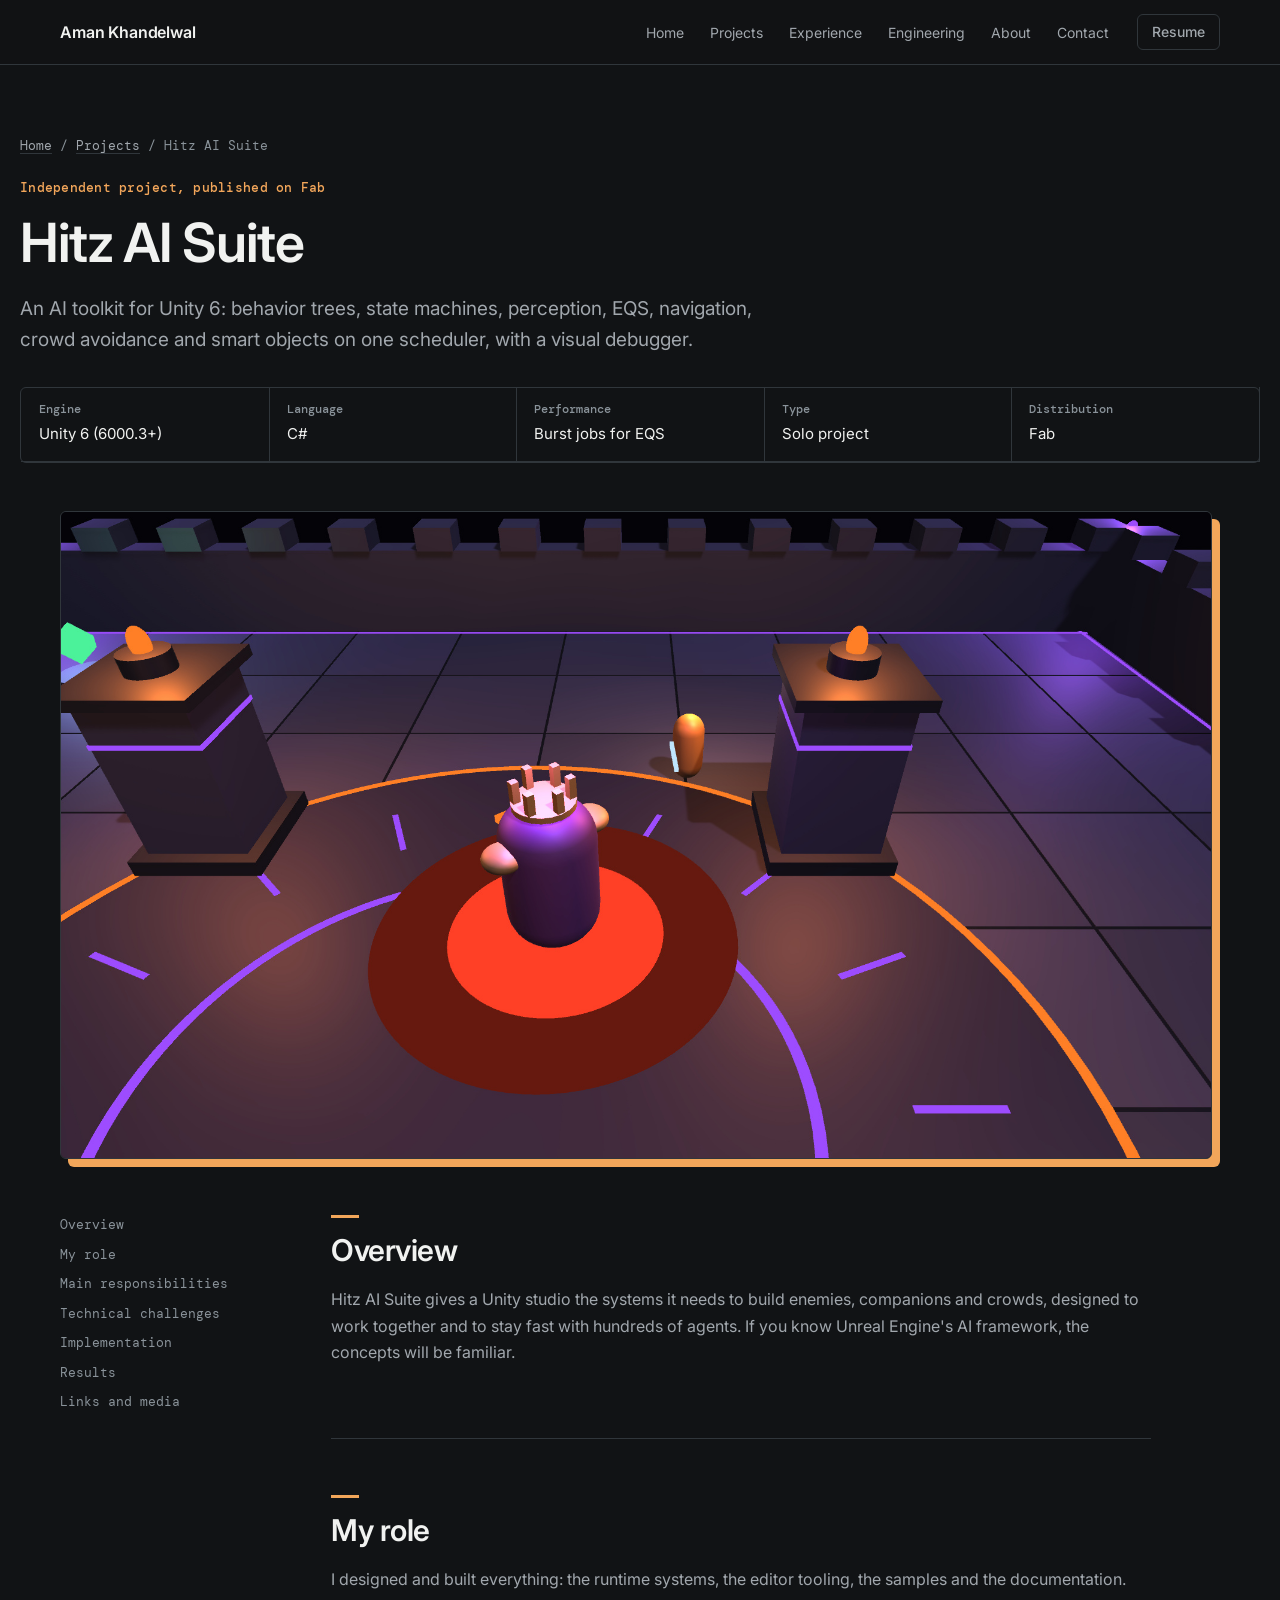
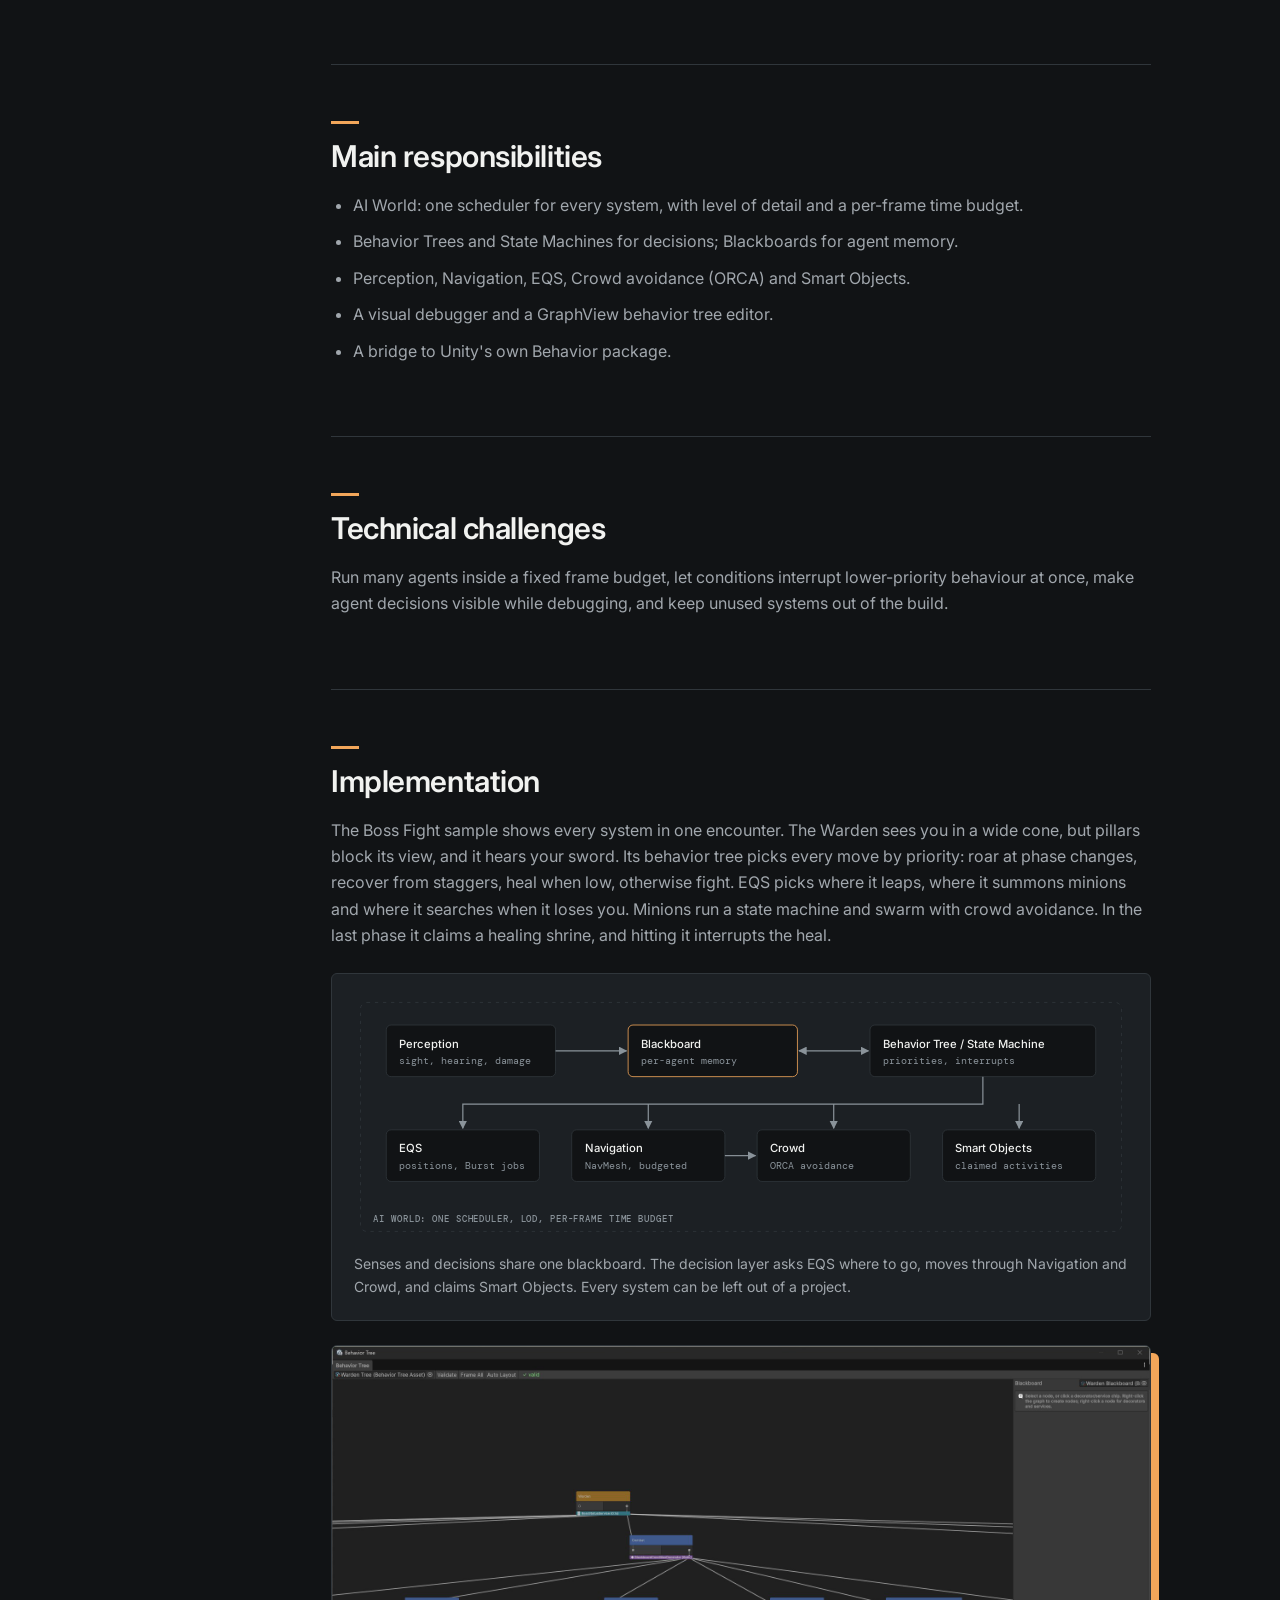
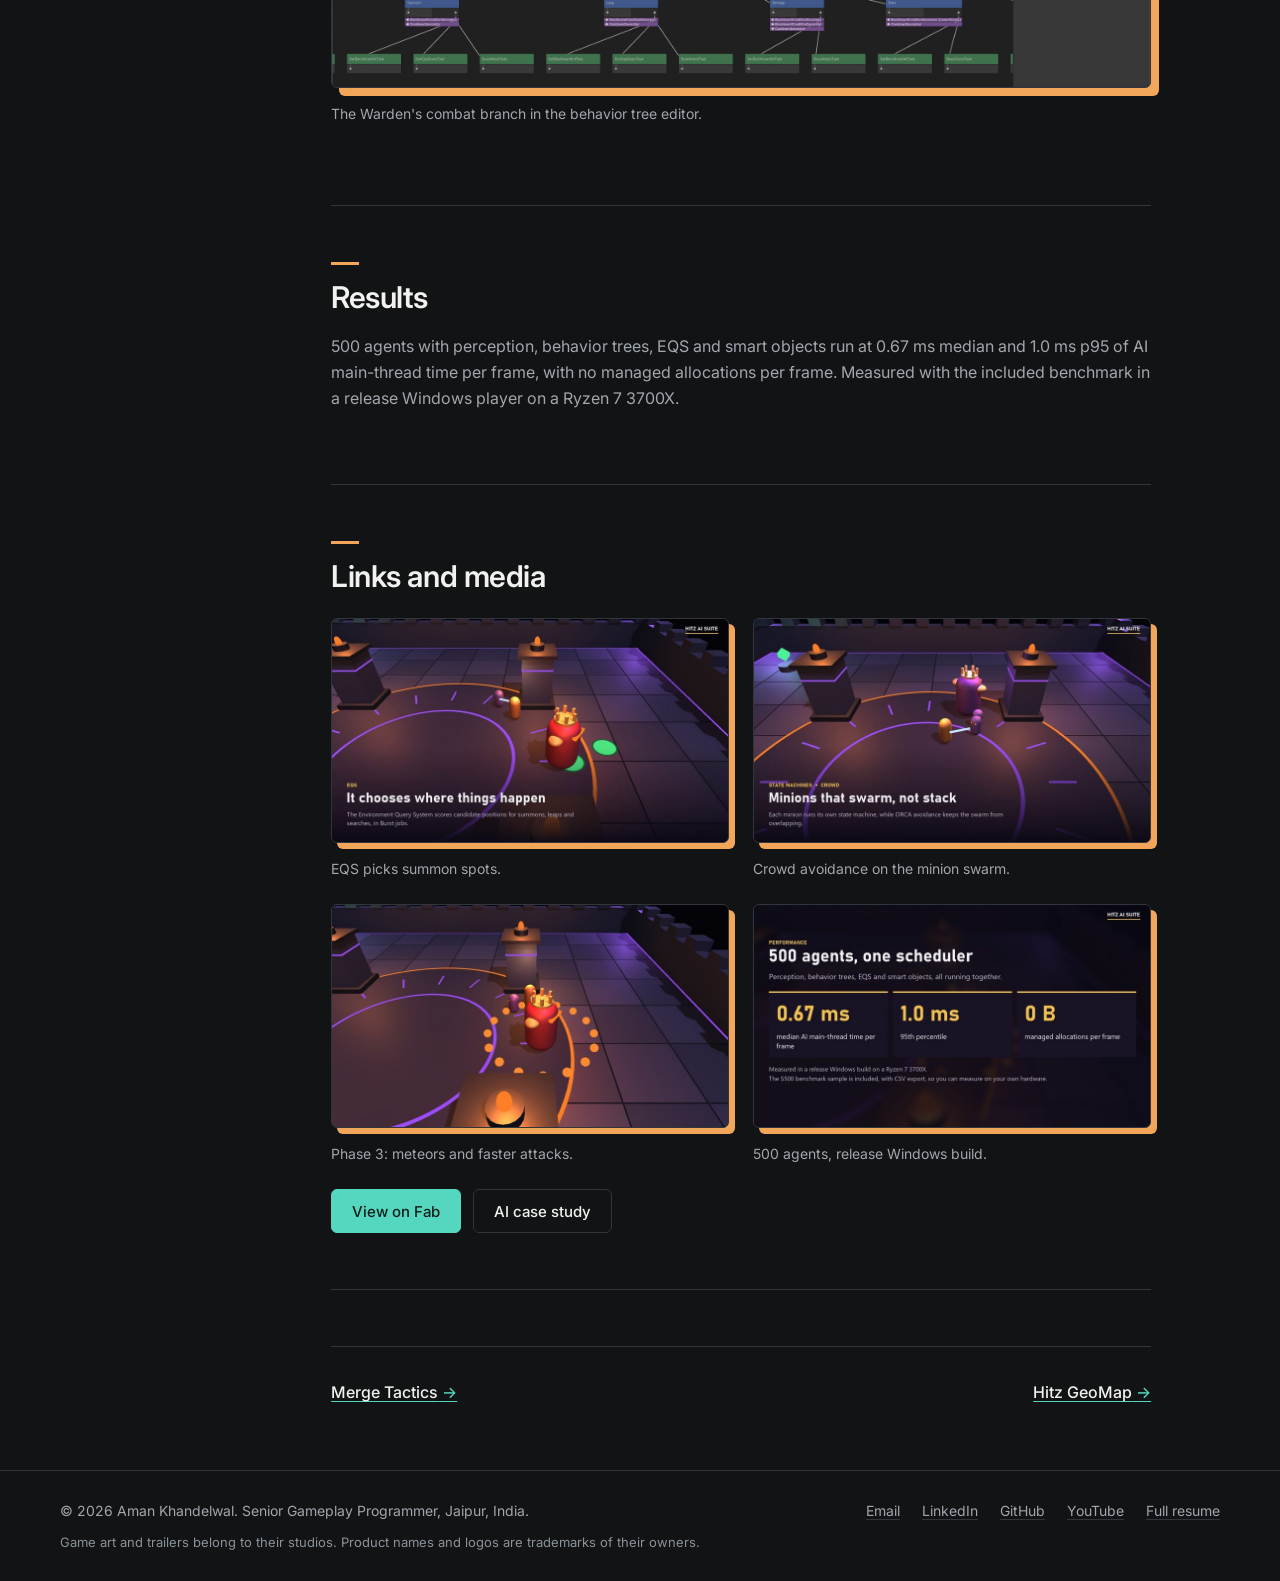
<file: projects/hitz-ai-suite.html>
<!doctype html>
<html lang="en">
<head>
<meta charset="utf-8">
<meta name="viewport" content="width=device-width, initial-scale=1">
<title>Hitz AI Suite | Aman Khandelwal</title>
<meta name="description" content="An AI toolkit for Unity 6: behavior trees, state machines, perception, EQS, navigation, crowd avoidance and smart objects on one scheduler, with a visual debugger.">
<meta name="theme-color" content="#111315">
<link rel="canonical" href="https://hitz482.github.io/projects/hitz-ai-suite.html">
<meta property="og:type" content="website">
<meta property="og:site_name" content="Aman Khandelwal">
<meta property="og:title" content="Hitz AI Suite | Aman Khandelwal">
<meta property="og:description" content="An AI toolkit for Unity 6: behavior trees, state machines, perception, EQS, navigation, crowd avoidance and smart objects on one scheduler, with a visual debugger.">
<meta property="og:url" content="https://hitz482.github.io/projects/hitz-ai-suite.html">
<meta property="og:image" content="https://hitz482.github.io/share.jpg">
<meta name="twitter:card" content="summary_large_image">
<meta name="twitter:title" content="Hitz AI Suite | Aman Khandelwal">
<meta name="twitter:description" content="An AI toolkit for Unity 6: behavior trees, state machines, perception, EQS, navigation, crowd avoidance and smart objects on one scheduler, with a visual debugger.">
<meta name="twitter:image" content="https://hitz482.github.io/share.jpg">
<link rel="icon" href="../favicon.svg" type="image/svg+xml">
<link rel="preconnect" href="https://fonts.googleapis.com">
<link rel="preconnect" href="https://fonts.gstatic.com" crossorigin>
<link href="https://fonts.googleapis.com/css2?family=DM+Mono:wght@400;500&family=Inter:wght@400;500;600&display=swap" rel="stylesheet">
<link rel="stylesheet" href="../style.css">
<script>document.documentElement.classList.add('js')</script>
<script src="../main.js" defer></script>
</head>
<body>
<a class="skip" href="#main">Skip to content</a>
<header class="nav">
  <div class="wrap nav__bar">
    <a class="nav__brand" href="../index.html">Aman Khandelwal</a>
    <button class="nav__toggle" type="button" aria-expanded="false" aria-controls="site-menu" aria-label="Menu"><span></span><span></span></button>
    <nav id="site-menu" class="nav__menu" aria-label="Main">
      <ul><li><a href="../index.html">Home</a></li><li><a href="../index.html#work">Projects</a></li><li><a href="../index.html#experience">Experience</a></li><li><a href="../engineering.html">Engineering</a></li><li><a href="../index.html#about">About</a></li><li><a href="../index.html#contact">Contact</a></li></ul>
      <a class="btn btn--sm" href="../assets/Aman_Khandelwal_Resume.pdf" download>Resume</a>
    </nav>
  </div>
</header>
<main id="main"><div class="wrap page-head">
<p class="crumb"><a href="../index.html">Home</a> / <a href="../index.html#work">Projects</a> / Hitz AI Suite</p>
<p class="eyebrow">Independent project, published on Fab</p>
<h1>Hitz AI Suite</h1>
<p class="lead">An AI toolkit for Unity 6: behavior trees, state machines, perception, EQS, navigation, crowd avoidance and smart objects on one scheduler, with a visual debugger.</p>
<dl class="meta"><div><dt>Engine</dt><dd>Unity 6 (6000.3+)</dd></div><div><dt>Language</dt><dd>C#</dd></div><div><dt>Performance</dt><dd>Burst jobs for EQS</dd></div><div><dt>Type</dt><dd>Solo project</dd></div><div><dt>Distribution</dt><dd>Fab</dd></div></dl>
</div>
<div class="wrap"><div class="frame" style="margin-bottom: 56px;"><img src="../assets/img/warden-slam.jpg" srcset="../assets/img/warden-slam-800.jpg 800w, ../assets/img/warden-slam.jpg 1920w" sizes="(min-width: 1024px) 1200px, 100vw" alt="The Warden boss mid-slam in the Hitz AI Suite boss fight sample" width="1920" height="1080" fetchpriority="high"></div></div>
<div class="wrap" style="padding-bottom: 64px;"><div class="doc"><nav class="doc__side" aria-label="On this page"><ol><li><a href="#overview">Overview</a></li><li><a href="#role">My role</a></li><li><a href="#responsibilities">Main responsibilities</a></li><li><a href="#challenges">Technical challenges</a></li><li><a href="#implementation">Implementation</a></li><li><a href="#results">Results</a></li><li><a href="#media">Links and media</a></li></ol></nav><div class="doc__body"><section id="overview"><h2>Overview</h2><p>Hitz AI Suite gives a Unity studio the systems it needs to build enemies, companions and crowds, designed to work together and to stay fast with hundreds of agents. If you know Unreal Engine's AI framework, the concepts will be familiar.</p></section><section id="role"><h2>My role</h2><p>I designed and built everything: the runtime systems, the editor tooling, the samples and the documentation.</p></section><section id="responsibilities"><h2>Main responsibilities</h2><ul><li>AI World: one scheduler for every system, with level of detail and a per-frame time budget.</li><li>Behavior Trees and State Machines for decisions; Blackboards for agent memory.</li><li>Perception, Navigation, EQS, Crowd avoidance (ORCA) and Smart Objects.</li><li>A visual debugger and a GraphView behavior tree editor.</li><li>A bridge to Unity's own Behavior package.</li></ul></section><section id="challenges"><h2>Technical challenges</h2><p>Run many agents inside a fixed frame budget, let conditions interrupt lower-priority behaviour at once, make agent decisions visible while debugging, and keep unused systems out of the build.</p></section><section id="implementation"><h2>Implementation</h2><p>The Boss Fight sample shows every system in one encounter. The Warden sees you in a wide cone, but pillars block its view, and it hears your sword. Its behavior tree picks every move by priority: roar at phase changes, recover from staggers, heal when low, otherwise fight. EQS picks where it leaps, where it summons minions and where it searches when it loses you. Minions run a state machine and swarm with crowd avoidance. In the last phase it claims a healing shrine, and hitting it interrupts the heal.</p><figure class="diagram">
<div class="diagram-scroll"><svg viewBox="0 0 960 300" role="img" aria-labelledby="ai-t ai-d">
<title id="ai-t">Hitz AI Suite system architecture</title>
<desc id="ai-d">Perception writes to the agent blackboard. A behavior tree or state machine reads the blackboard and drives EQS, navigation, crowd avoidance and smart objects. Everything runs inside one AI World with a scheduler, level of detail and a per-frame budget.</desc>
<defs><marker id="ai-ah" viewBox="0 0 10 10" refX="9" refY="5" markerWidth="7" markerHeight="7" orient="auto-start-reverse"><path d="M0 0L10 5L0 10z" fill="#8A939A"/></marker></defs>
<rect x="8" y="8" width="944" height="284" rx="8" fill="none" stroke="#30363B" stroke-dasharray="4 6"/>
<text class="lane" x="24" y="280">AI WORLD: ONE SCHEDULER, LOD, PER-FRAME TIME BUDGET</text>
<g class="box"><rect x="40" y="36" width="210" height="64" rx="6"/><text class="t" x="56" y="64">Perception</text><text class="s" x="56" y="84">sight, hearing, damage</text></g>
<g class="box hot"><rect x="340" y="36" width="210" height="64" rx="6"/><text class="t" x="356" y="64">Blackboard</text><text class="s" x="356" y="84">per-agent memory</text></g>
<g class="box"><rect x="640" y="36" width="280" height="64" rx="6"/><text class="t" x="656" y="64">Behavior Tree / State Machine</text><text class="s" x="656" y="84">priorities, interrupts</text></g>
<g class="box"><rect x="40" y="166" width="190" height="64" rx="6"/><text class="t" x="56" y="194">EQS</text><text class="s" x="56" y="214">positions, Burst jobs</text></g>
<g class="box"><rect x="270" y="166" width="190" height="64" rx="6"/><text class="t" x="286" y="194">Navigation</text><text class="s" x="286" y="214">NavMesh, budgeted</text></g>
<g class="box"><rect x="500" y="166" width="190" height="64" rx="6"/><text class="t" x="516" y="194">Crowd</text><text class="s" x="516" y="214">ORCA avoidance</text></g>
<g class="box"><rect x="730" y="166" width="190" height="64" rx="6"/><text class="t" x="746" y="194">Smart Objects</text><text class="s" x="746" y="214">claimed activities</text></g>
<path class="arrow" marker-end="url(#ai-ah)" d="M250 68H338"/>
<path class="arrow" marker-start="url(#ai-ah)" marker-end="url(#ai-ah)" d="M552 68H638"/>
<path class="arrow" d="M780 100V134H135V164" marker-end="url(#ai-ah)"/>
<path class="arrow" d="M365 134V164" marker-end="url(#ai-ah)"/>
<path class="arrow" d="M595 134V164" marker-end="url(#ai-ah)"/>
<path class="arrow" d="M825 134V164" marker-end="url(#ai-ah)"/>
<path class="arrow" d="M460 198H498" marker-end="url(#ai-ah)"/>
</svg></div>
<figcaption>Senses and decisions share one blackboard. The decision layer asks EQS where to go, moves through Navigation and Crowd, and claims Smart Objects. Every system can be left out of a project.</figcaption>
</figure><figure class="shot"><div class="frame frame--natural"><img src="../assets/img/bt-editor.jpg" srcset="../assets/img/bt-editor-800.jpg 800w, ../assets/img/bt-editor.jpg 1920w" sizes="(min-width: 1024px) 820px, 100vw" alt="The behavior tree editor showing the Warden combat branch" width="1920" height="800" loading="lazy" decoding="async"></div><figcaption>The Warden's combat branch in the behavior tree editor.</figcaption></figure></section><section id="results"><h2>Results</h2><p>500 agents with perception, behavior trees, EQS and smart objects run at 0.67 ms median and 1.0 ms p95 of AI main-thread time per frame, with no managed allocations per frame. Measured with the included benchmark in a release Windows player on a Ryzen 7 3700X.</p></section><section id="media"><h2>Links and media</h2><div class="shots"><figure class="shot"><div class="frame"><img src="../assets/img/ai-eqs.jpg" srcset="../assets/img/ai-eqs-800.jpg 800w, ../assets/img/ai-eqs.jpg 1280w" sizes="(min-width: 900px) 400px, 100vw" alt="EQS scoring candidate summon positions" width="1280" height="720" loading="lazy" decoding="async"></div><figcaption>EQS picks summon spots.</figcaption></figure><figure class="shot"><div class="frame"><img src="../assets/img/ai-crowd.jpg" srcset="../assets/img/ai-crowd-800.jpg 800w, ../assets/img/ai-crowd.jpg 1280w" sizes="(min-width: 900px) 400px, 100vw" alt="Minions swarming with crowd avoidance" width="1280" height="720" loading="lazy" decoding="async"></div><figcaption>Crowd avoidance on the minion swarm.</figcaption></figure><figure class="shot"><div class="frame"><img src="../assets/img/warden-orbs.jpg" srcset="../assets/img/warden-orbs-800.jpg 800w, ../assets/img/warden-orbs.jpg 1920w" sizes="(min-width: 900px) 400px, 100vw" alt="The Warden surrounded by meteor markers in phase 3" width="1920" height="1080" loading="lazy" decoding="async"></div><figcaption>Phase 3: meteors and faster attacks.</figcaption></figure><figure class="shot"><div class="frame"><img src="../assets/img/ai-performance.jpg" srcset="../assets/img/ai-performance-800.jpg 800w, ../assets/img/ai-performance.jpg 1280w" sizes="(min-width: 900px) 400px, 100vw" alt="Hitz AI Suite 500-agent benchmark summary" width="1280" height="720" loading="lazy" decoding="async"></div><figcaption>500 agents, release Windows build.</figcaption></figure></div><div class="btn-row" style="margin-top: 24px;"><a class="btn" href="https://www.fab.com/listings/53974d58-8b16-41f3-ba25-da18639515f5">View on Fab</a><a class="btn btn--ghost" href="../engineering.html#ai">AI case study</a></div></section><div class="next"><a class="link" href="merge-tactics.html">Merge Tactics</a><a class="link" href="hitz-geomap.html">Hitz GeoMap</a></div></div></div></div></main>
<footer class="footer">
  <div class="wrap footer__bar">
    <span>&copy; 2026 Aman Khandelwal. Senior Gameplay Programmer, Jaipur, India.</span>
    <span class="footer__links"><a href="mailto:khandelwalaman5@gmail.com">Email</a><a href="https://www.linkedin.com/in/aman-khandelwal-b7a3551a1/">LinkedIn</a><a href="https://github.com/hitz482">GitHub</a><a href="https://www.youtube.com/@amankhandelwal8816">YouTube</a><a href="../assets/Aman_Khandelwal_Resume_Full.pdf" download>Full resume</a></span>
  </div>
  <div class="wrap footer__note">Game art and trailers belong to their studios. Product names and logos are trademarks of their owners.</div>
</footer>
</body>
</html>
</file>
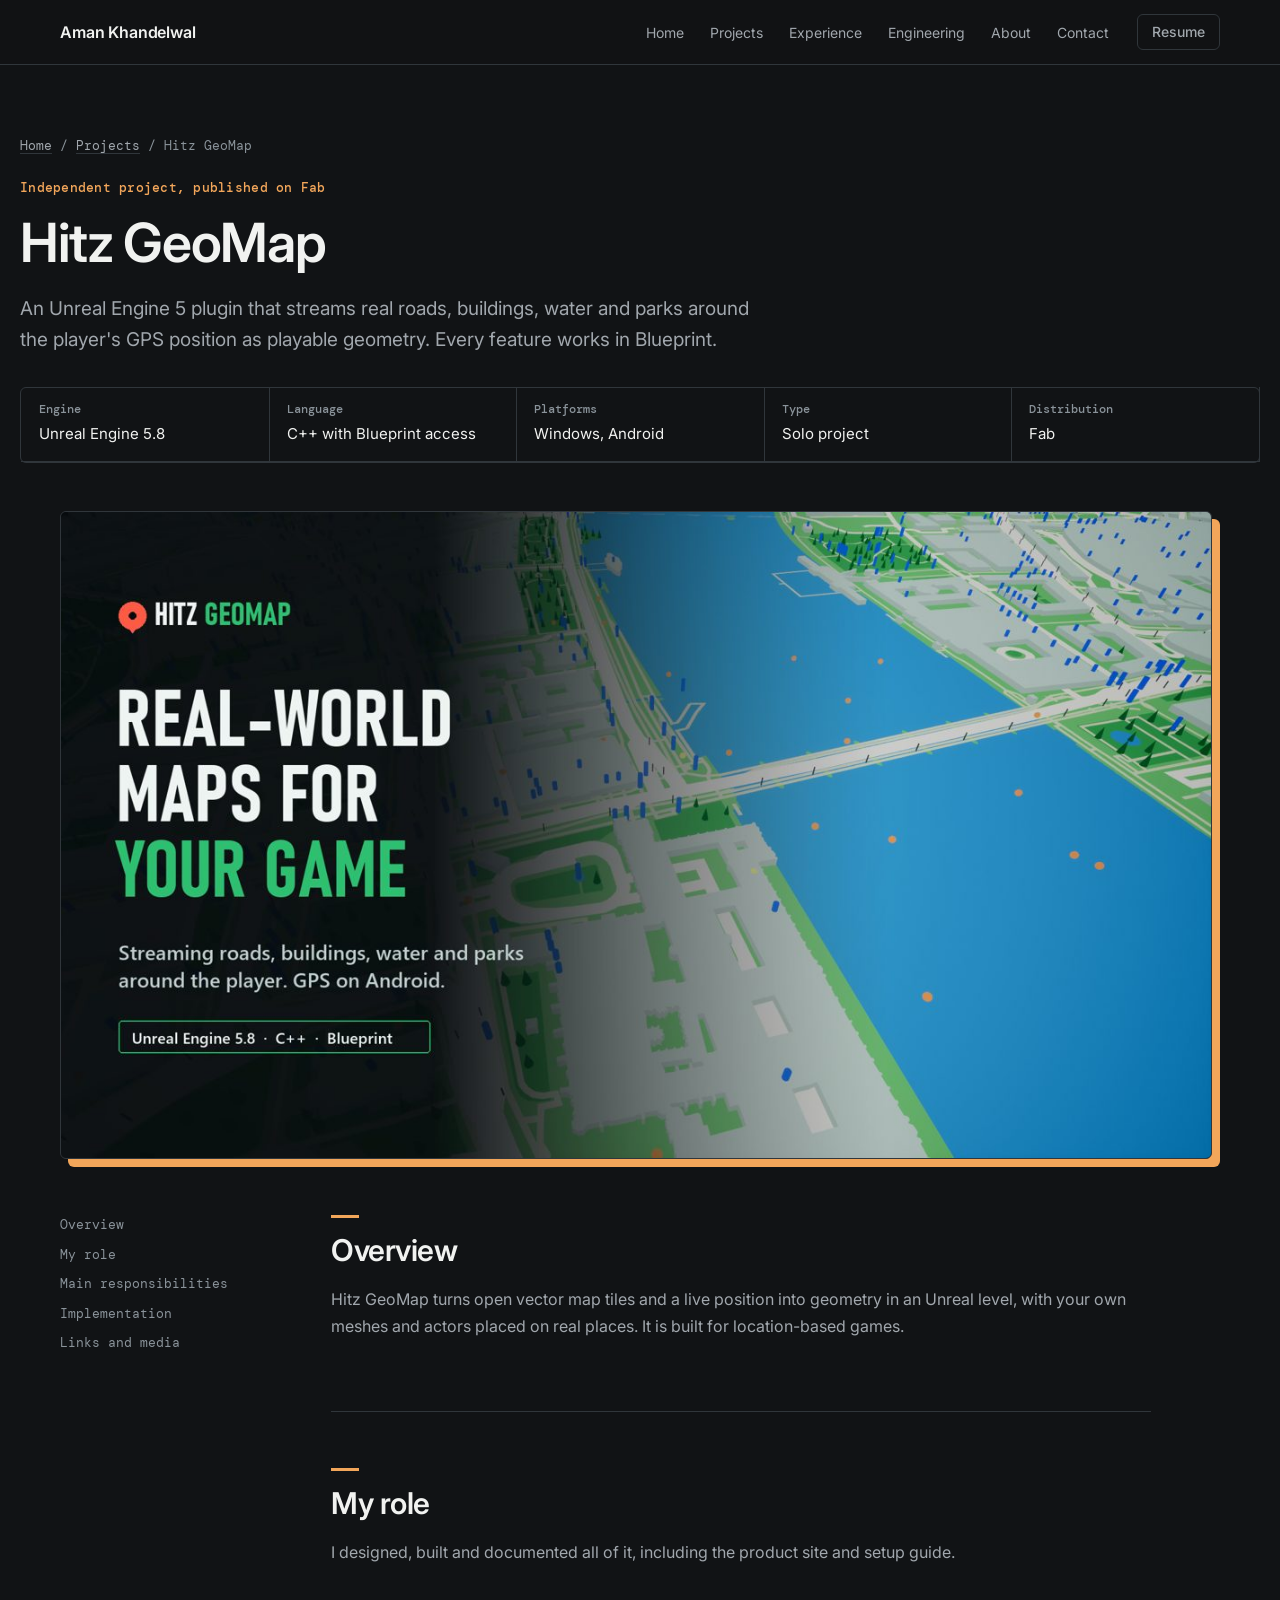
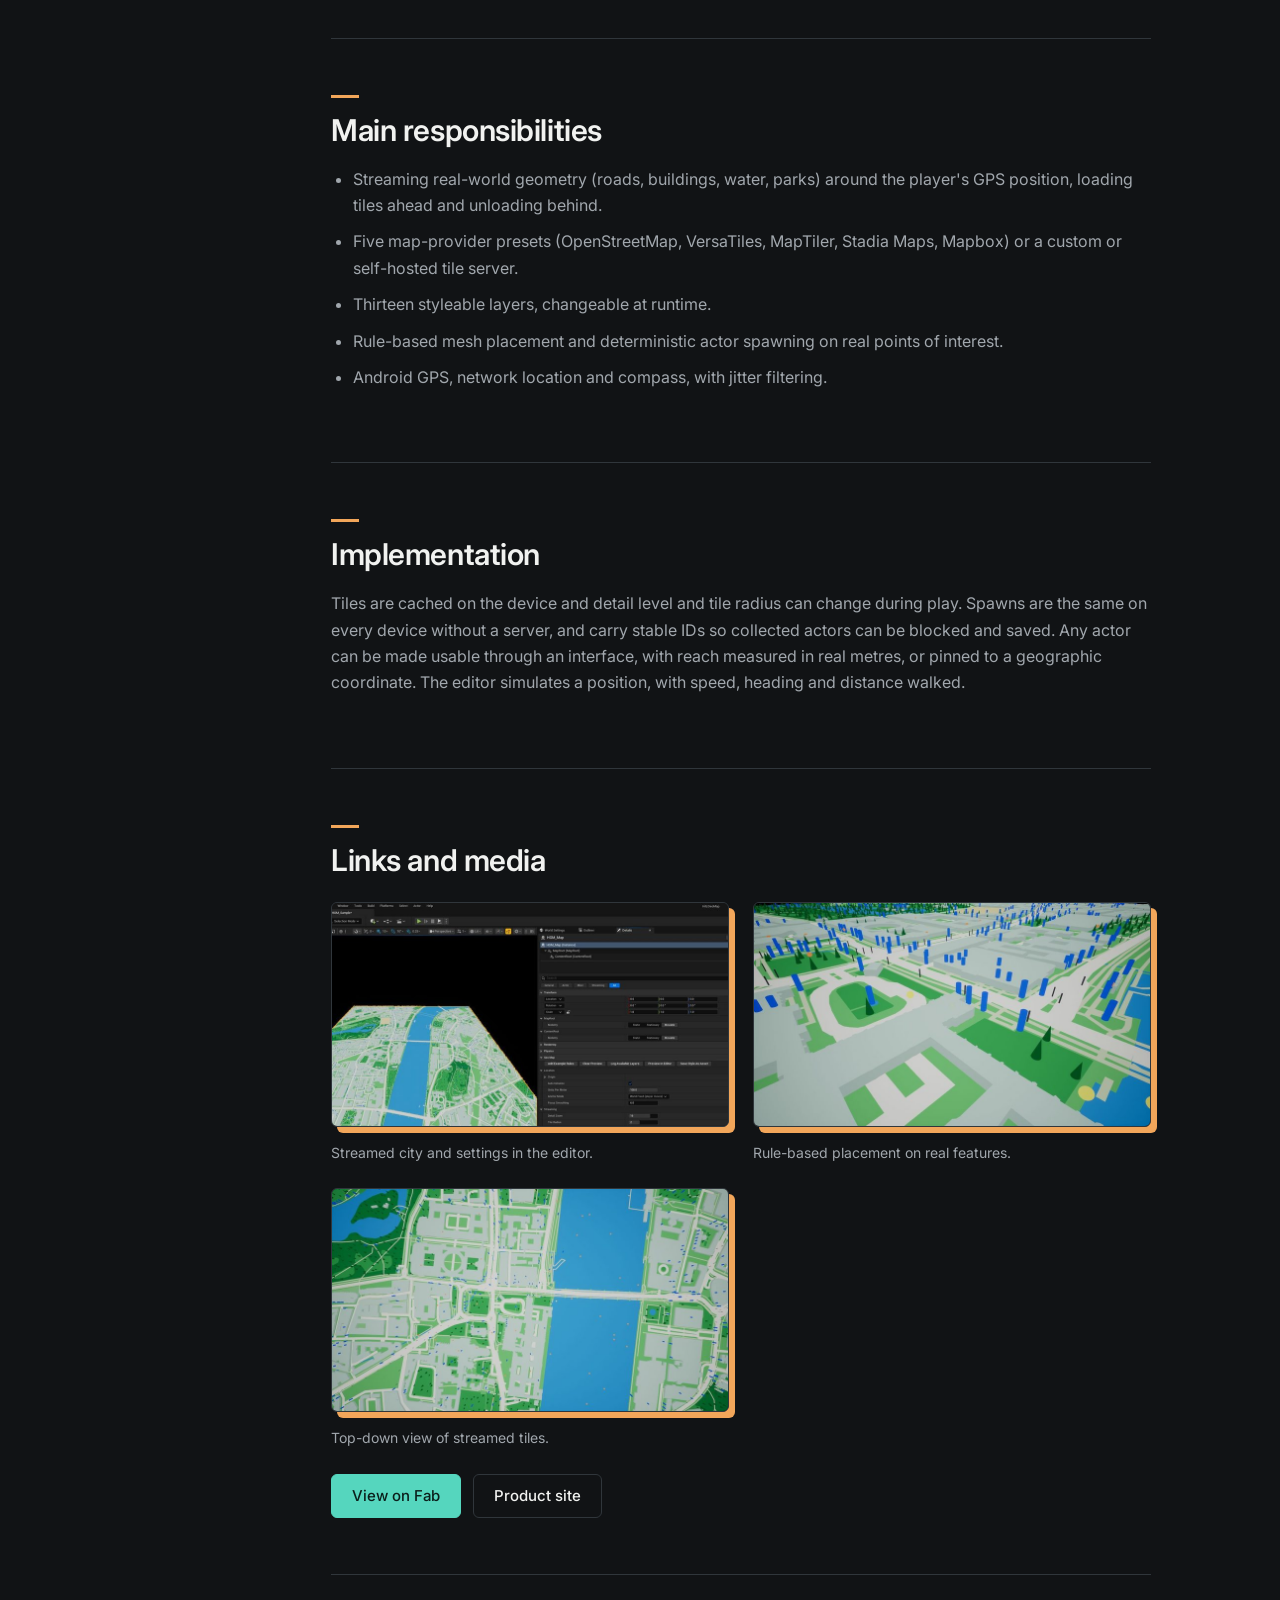
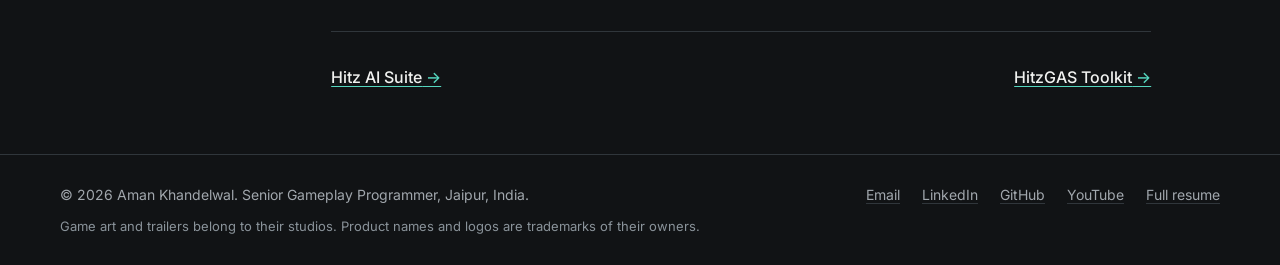
<file: projects/hitz-geomap.html>
<!doctype html>
<html lang="en">
<head>
<meta charset="utf-8">
<meta name="viewport" content="width=device-width, initial-scale=1">
<title>Hitz GeoMap | Aman Khandelwal</title>
<meta name="description" content="An Unreal Engine 5 plugin that streams real roads, buildings, water and parks around the player's GPS position as playable geometry. Every feature works in Blueprint.">
<meta name="theme-color" content="#111315">
<link rel="canonical" href="https://hitz482.github.io/projects/hitz-geomap.html">
<meta property="og:type" content="website">
<meta property="og:site_name" content="Aman Khandelwal">
<meta property="og:title" content="Hitz GeoMap | Aman Khandelwal">
<meta property="og:description" content="An Unreal Engine 5 plugin that streams real roads, buildings, water and parks around the player's GPS position as playable geometry. Every feature works in Blueprint.">
<meta property="og:url" content="https://hitz482.github.io/projects/hitz-geomap.html">
<meta property="og:image" content="https://hitz482.github.io/share.jpg">
<meta name="twitter:card" content="summary_large_image">
<meta name="twitter:title" content="Hitz GeoMap | Aman Khandelwal">
<meta name="twitter:description" content="An Unreal Engine 5 plugin that streams real roads, buildings, water and parks around the player's GPS position as playable geometry. Every feature works in Blueprint.">
<meta name="twitter:image" content="https://hitz482.github.io/share.jpg">
<link rel="icon" href="../favicon.svg" type="image/svg+xml">
<link rel="preconnect" href="https://fonts.googleapis.com">
<link rel="preconnect" href="https://fonts.gstatic.com" crossorigin>
<link href="https://fonts.googleapis.com/css2?family=DM+Mono:wght@400;500&family=Inter:wght@400;500;600&display=swap" rel="stylesheet">
<link rel="stylesheet" href="../style.css">
<script>document.documentElement.classList.add('js')</script>
<script src="../main.js" defer></script>
</head>
<body>
<a class="skip" href="#main">Skip to content</a>
<header class="nav">
  <div class="wrap nav__bar">
    <a class="nav__brand" href="../index.html">Aman Khandelwal</a>
    <button class="nav__toggle" type="button" aria-expanded="false" aria-controls="site-menu" aria-label="Menu"><span></span><span></span></button>
    <nav id="site-menu" class="nav__menu" aria-label="Main">
      <ul><li><a href="../index.html">Home</a></li><li><a href="../index.html#work">Projects</a></li><li><a href="../index.html#experience">Experience</a></li><li><a href="../engineering.html">Engineering</a></li><li><a href="../index.html#about">About</a></li><li><a href="../index.html#contact">Contact</a></li></ul>
      <a class="btn btn--sm" href="../assets/Aman_Khandelwal_Resume.pdf" download>Resume</a>
    </nav>
  </div>
</header>
<main id="main"><div class="wrap page-head">
<p class="crumb"><a href="../index.html">Home</a> / <a href="../index.html#work">Projects</a> / Hitz GeoMap</p>
<p class="eyebrow">Independent project, published on Fab</p>
<h1>Hitz GeoMap</h1>
<p class="lead">An Unreal Engine 5 plugin that streams real roads, buildings, water and parks around the player's GPS position as playable geometry. Every feature works in Blueprint.</p>
<dl class="meta"><div><dt>Engine</dt><dd>Unreal Engine 5.8</dd></div><div><dt>Language</dt><dd>C++ with Blueprint access</dd></div><div><dt>Platforms</dt><dd>Windows, Android</dd></div><div><dt>Type</dt><dd>Solo project</dd></div><div><dt>Distribution</dt><dd>Fab</dd></div></dl>
</div>
<div class="wrap"><div class="frame" style="margin-bottom: 56px;"><img src="../assets/img/geomap-cover.jpg" srcset="../assets/img/geomap-cover-800.jpg 800w, ../assets/img/geomap-cover.jpg 1280w" sizes="(min-width: 1024px) 1200px, 100vw" alt="Hitz GeoMap streaming a real city's streets and river into Unreal Engine" width="1280" height="720" fetchpriority="high"></div></div>
<div class="wrap" style="padding-bottom: 64px;"><div class="doc"><nav class="doc__side" aria-label="On this page"><ol><li><a href="#overview">Overview</a></li><li><a href="#role">My role</a></li><li><a href="#responsibilities">Main responsibilities</a></li><li><a href="#implementation">Implementation</a></li><li><a href="#media">Links and media</a></li></ol></nav><div class="doc__body"><section id="overview"><h2>Overview</h2><p>Hitz GeoMap turns open vector map tiles and a live position into geometry in an Unreal level, with your own meshes and actors placed on real places. It is built for location-based games.</p></section><section id="role"><h2>My role</h2><p>I designed, built and documented all of it, including the product site and setup guide.</p></section><section id="responsibilities"><h2>Main responsibilities</h2><ul><li>Streaming real-world geometry (roads, buildings, water, parks) around the player's GPS position, loading tiles ahead and unloading behind.</li><li>Five map-provider presets (OpenStreetMap, VersaTiles, MapTiler, Stadia Maps, Mapbox) or a custom or self-hosted tile server.</li><li>Thirteen styleable layers, changeable at runtime.</li><li>Rule-based mesh placement and deterministic actor spawning on real points of interest.</li><li>Android GPS, network location and compass, with jitter filtering.</li></ul></section><section id="implementation"><h2>Implementation</h2><p>Tiles are cached on the device and detail level and tile radius can change during play. Spawns are the same on every device without a server, and carry stable IDs so collected actors can be blocked and saved. Any actor can be made usable through an interface, with reach measured in real metres, or pinned to a geographic coordinate. The editor simulates a position, with speed, heading and distance walked.</p></section><section id="media"><h2>Links and media</h2><div class="shots"><figure class="shot"><div class="frame"><img src="../assets/img/geomap-editor.jpg" srcset="../assets/img/geomap-editor-800.jpg 800w, ../assets/img/geomap-editor.jpg 1280w" sizes="(min-width: 900px) 400px, 100vw" alt="Hitz GeoMap settings and a streamed city in the Unreal editor" width="1280" height="720" loading="lazy" decoding="async"></div><figcaption>Streamed city and settings in the editor.</figcaption></figure><figure class="shot"><div class="frame"><img src="../assets/img/geomap-placement.jpg" srcset="../assets/img/geomap-placement-800.jpg 800w, ../assets/img/geomap-placement.jpg 1280w" sizes="(min-width: 900px) 400px, 100vw" alt="Rule-based mesh placement on real map features" width="1280" height="720" loading="lazy" decoding="async"></div><figcaption>Rule-based placement on real features.</figcaption></figure><figure class="shot"><div class="frame"><img src="../assets/img/geomap-topdown.jpg" srcset="../assets/img/geomap-topdown-800.jpg 800w, ../assets/img/geomap-topdown.jpg 1280w" sizes="(min-width: 900px) 400px, 100vw" alt="Top-down view of streamed real-world map tiles" width="1280" height="720" loading="lazy" decoding="async"></div><figcaption>Top-down view of streamed tiles.</figcaption></figure></div><div class="btn-row" style="margin-top: 24px;"><a class="btn" href="https://www.fab.com/listings/11ad1758-2a82-41f1-824e-5a4e020bc047">View on Fab</a><a class="btn btn--ghost" href="https://hitz482.github.io/HitzGeoMap/">Product site</a></div></section><div class="next"><a class="link" href="hitz-ai-suite.html">Hitz AI Suite</a><a class="link" href="hitzgas-toolkit.html">HitzGAS Toolkit</a></div></div></div></div></main>
<footer class="footer">
  <div class="wrap footer__bar">
    <span>&copy; 2026 Aman Khandelwal. Senior Gameplay Programmer, Jaipur, India.</span>
    <span class="footer__links"><a href="mailto:khandelwalaman5@gmail.com">Email</a><a href="https://www.linkedin.com/in/aman-khandelwal-b7a3551a1/">LinkedIn</a><a href="https://github.com/hitz482">GitHub</a><a href="https://www.youtube.com/@amankhandelwal8816">YouTube</a><a href="../assets/Aman_Khandelwal_Resume_Full.pdf" download>Full resume</a></span>
  </div>
  <div class="wrap footer__note">Game art and trailers belong to their studios. Product names and logos are trademarks of their owners.</div>
</footer>
</body>
</html>
</file>
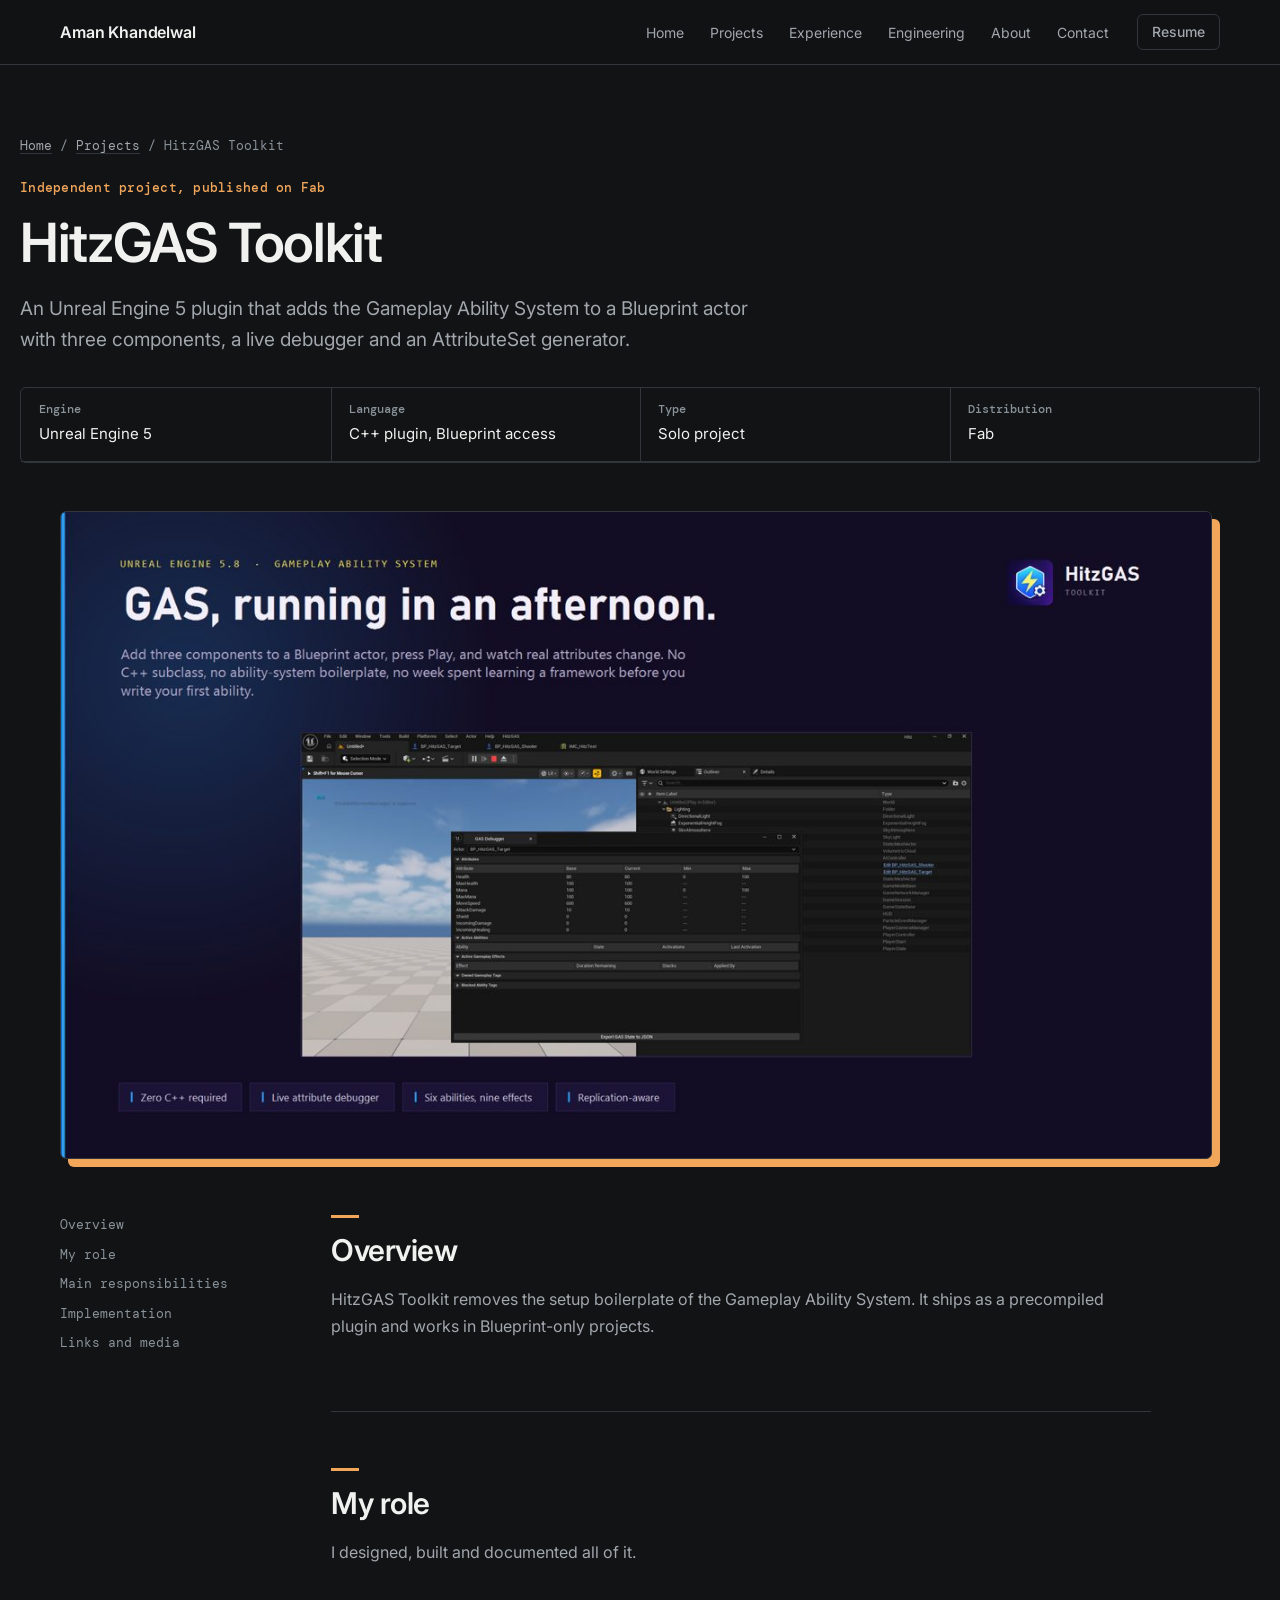
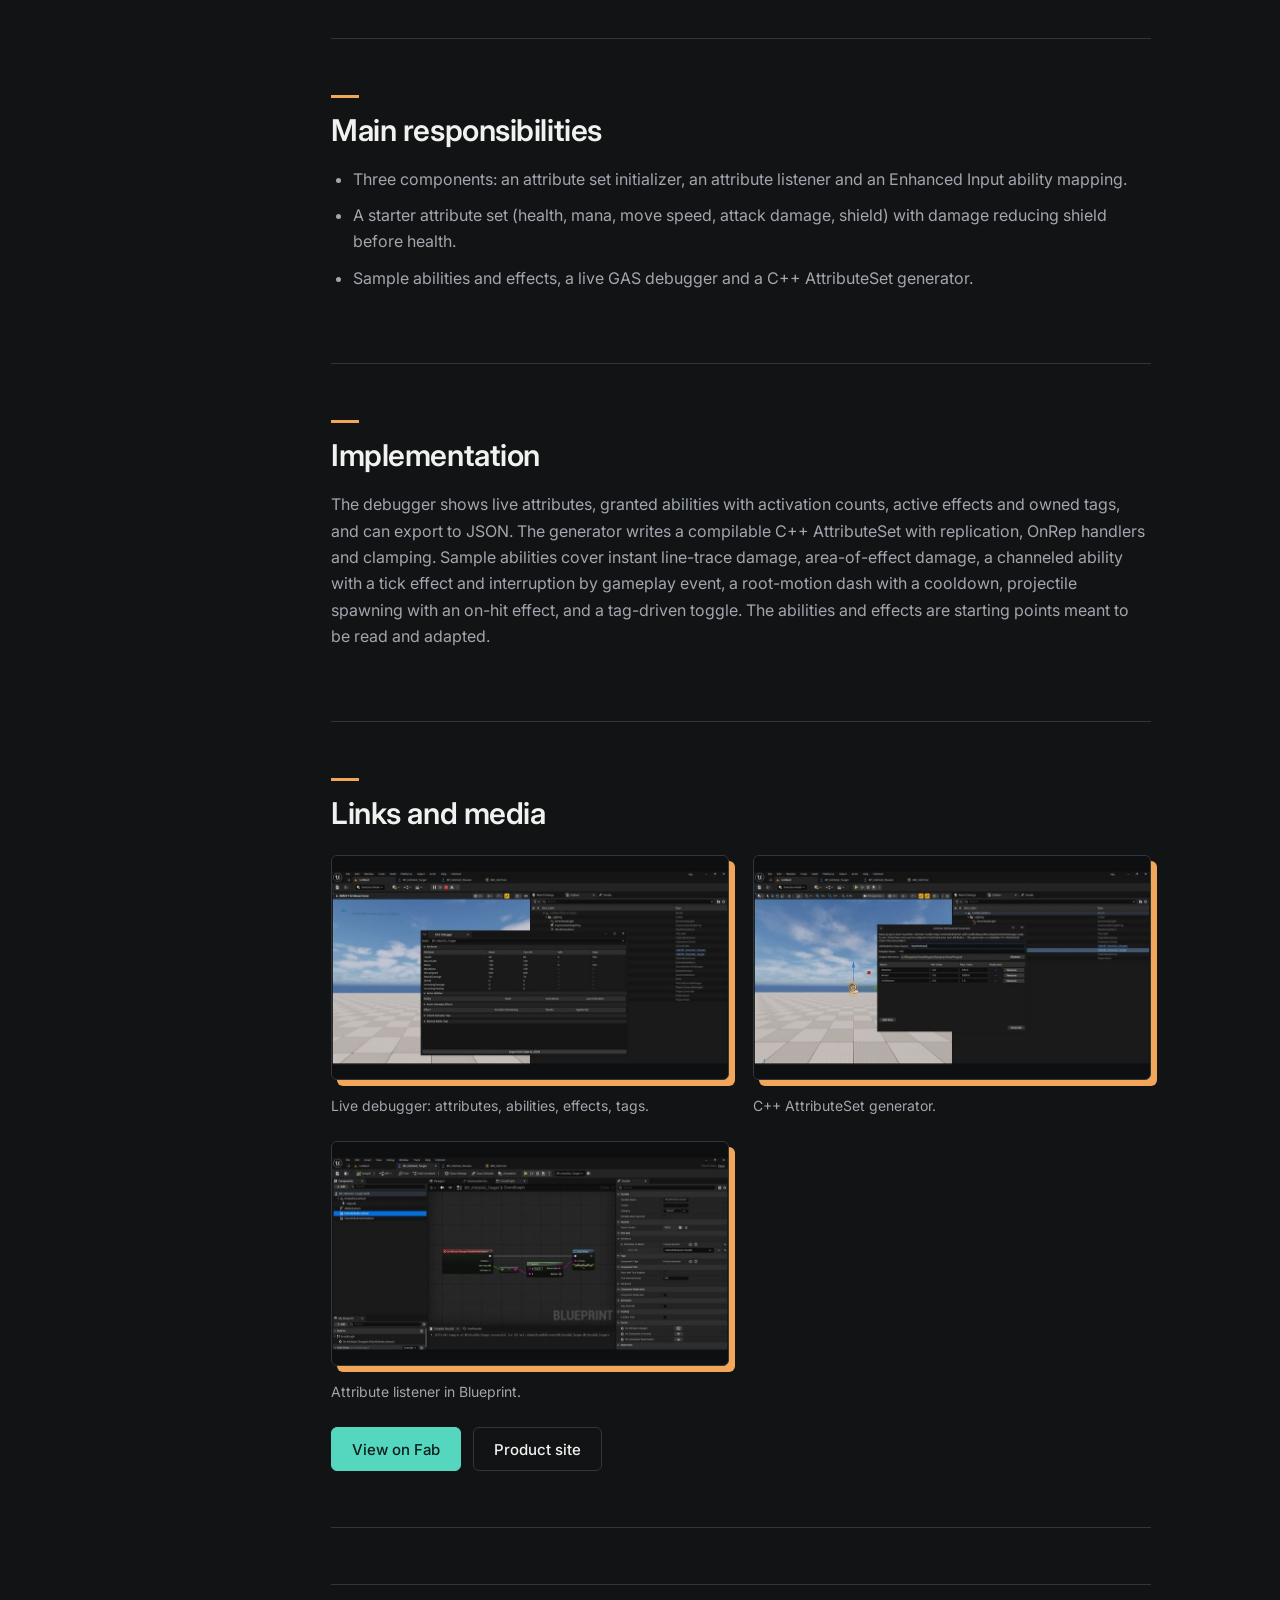
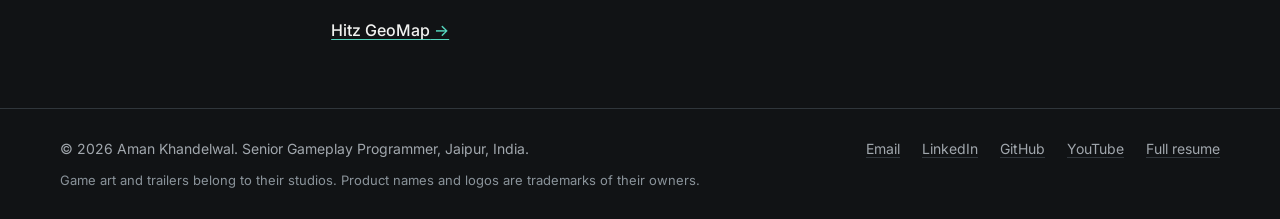
<file: projects/hitzgas-toolkit.html>
<!doctype html>
<html lang="en">
<head>
<meta charset="utf-8">
<meta name="viewport" content="width=device-width, initial-scale=1">
<title>HitzGAS Toolkit | Aman Khandelwal</title>
<meta name="description" content="An Unreal Engine 5 plugin that adds the Gameplay Ability System to a Blueprint actor with three components, a live debugger and an AttributeSet generator.">
<meta name="theme-color" content="#111315">
<link rel="canonical" href="https://hitz482.github.io/projects/hitzgas-toolkit.html">
<meta property="og:type" content="website">
<meta property="og:site_name" content="Aman Khandelwal">
<meta property="og:title" content="HitzGAS Toolkit | Aman Khandelwal">
<meta property="og:description" content="An Unreal Engine 5 plugin that adds the Gameplay Ability System to a Blueprint actor with three components, a live debugger and an AttributeSet generator.">
<meta property="og:url" content="https://hitz482.github.io/projects/hitzgas-toolkit.html">
<meta property="og:image" content="https://hitz482.github.io/share.jpg">
<meta name="twitter:card" content="summary_large_image">
<meta name="twitter:title" content="HitzGAS Toolkit | Aman Khandelwal">
<meta name="twitter:description" content="An Unreal Engine 5 plugin that adds the Gameplay Ability System to a Blueprint actor with three components, a live debugger and an AttributeSet generator.">
<meta name="twitter:image" content="https://hitz482.github.io/share.jpg">
<link rel="icon" href="../favicon.svg" type="image/svg+xml">
<link rel="preconnect" href="https://fonts.googleapis.com">
<link rel="preconnect" href="https://fonts.gstatic.com" crossorigin>
<link href="https://fonts.googleapis.com/css2?family=DM+Mono:wght@400;500&family=Inter:wght@400;500;600&display=swap" rel="stylesheet">
<link rel="stylesheet" href="../style.css">
<script>document.documentElement.classList.add('js')</script>
<script src="../main.js" defer></script>
</head>
<body>
<a class="skip" href="#main">Skip to content</a>
<header class="nav">
  <div class="wrap nav__bar">
    <a class="nav__brand" href="../index.html">Aman Khandelwal</a>
    <button class="nav__toggle" type="button" aria-expanded="false" aria-controls="site-menu" aria-label="Menu"><span></span><span></span></button>
    <nav id="site-menu" class="nav__menu" aria-label="Main">
      <ul><li><a href="../index.html">Home</a></li><li><a href="../index.html#work">Projects</a></li><li><a href="../index.html#experience">Experience</a></li><li><a href="../engineering.html">Engineering</a></li><li><a href="../index.html#about">About</a></li><li><a href="../index.html#contact">Contact</a></li></ul>
      <a class="btn btn--sm" href="../assets/Aman_Khandelwal_Resume.pdf" download>Resume</a>
    </nav>
  </div>
</header>
<main id="main"><div class="wrap page-head">
<p class="crumb"><a href="../index.html">Home</a> / <a href="../index.html#work">Projects</a> / HitzGAS Toolkit</p>
<p class="eyebrow">Independent project, published on Fab</p>
<h1>HitzGAS Toolkit</h1>
<p class="lead">An Unreal Engine 5 plugin that adds the Gameplay Ability System to a Blueprint actor with three components, a live debugger and an AttributeSet generator.</p>
<dl class="meta"><div><dt>Engine</dt><dd>Unreal Engine 5</dd></div><div><dt>Language</dt><dd>C++ plugin, Blueprint access</dd></div><div><dt>Type</dt><dd>Solo project</dd></div><div><dt>Distribution</dt><dd>Fab</dd></div></dl>
</div>
<div class="wrap"><div class="frame" style="margin-bottom: 56px;"><img src="../assets/img/gas-cover.jpg" srcset="../assets/img/gas-cover-800.jpg 800w, ../assets/img/gas-cover.jpg 1280w" sizes="(min-width: 1024px) 1200px, 100vw" alt="The HitzGAS Toolkit live debugger open in the Unreal editor" width="1280" height="720" fetchpriority="high"></div></div>
<div class="wrap" style="padding-bottom: 64px;"><div class="doc"><nav class="doc__side" aria-label="On this page"><ol><li><a href="#overview">Overview</a></li><li><a href="#role">My role</a></li><li><a href="#responsibilities">Main responsibilities</a></li><li><a href="#implementation">Implementation</a></li><li><a href="#media">Links and media</a></li></ol></nav><div class="doc__body"><section id="overview"><h2>Overview</h2><p>HitzGAS Toolkit removes the setup boilerplate of the Gameplay Ability System. It ships as a precompiled plugin and works in Blueprint-only projects.</p></section><section id="role"><h2>My role</h2><p>I designed, built and documented all of it.</p></section><section id="responsibilities"><h2>Main responsibilities</h2><ul><li>Three components: an attribute set initializer, an attribute listener and an Enhanced Input ability mapping.</li><li>A starter attribute set (health, mana, move speed, attack damage, shield) with damage reducing shield before health.</li><li>Sample abilities and effects, a live GAS debugger and a C++ AttributeSet generator.</li></ul></section><section id="implementation"><h2>Implementation</h2><p>The debugger shows live attributes, granted abilities with activation counts, active effects and owned tags, and can export to JSON. The generator writes a compilable C++ AttributeSet with replication, OnRep handlers and clamping. Sample abilities cover instant line-trace damage, area-of-effect damage, a channeled ability with a tick effect and interruption by gameplay event, a root-motion dash with a cooldown, projectile spawning with an on-hit effect, and a tag-driven toggle. The abilities and effects are starting points meant to be read and adapted.</p></section><section id="media"><h2>Links and media</h2><div class="shots"><figure class="shot"><div class="frame"><img src="../assets/img/gas-debugger.jpg" srcset="../assets/img/gas-debugger-800.jpg 800w, ../assets/img/gas-debugger.jpg 1280w" sizes="(min-width: 900px) 400px, 100vw" alt="The HitzGAS live debugger targeting an actor" width="1280" height="720" loading="lazy" decoding="async"></div><figcaption>Live debugger: attributes, abilities, effects, tags.</figcaption></figure><figure class="shot"><div class="frame"><img src="../assets/img/gas-generator.jpg" srcset="../assets/img/gas-generator-800.jpg 800w, ../assets/img/gas-generator.jpg 1280w" sizes="(min-width: 900px) 400px, 100vw" alt="The AttributeSet generator window" width="1280" height="720" loading="lazy" decoding="async"></div><figcaption>C++ AttributeSet generator.</figcaption></figure><figure class="shot"><div class="frame"><img src="../assets/img/gas-listener.jpg" srcset="../assets/img/gas-listener-800.jpg 800w, ../assets/img/gas-listener.jpg 1280w" sizes="(min-width: 900px) 400px, 100vw" alt="Blueprint graph using the attribute listener component" width="1280" height="720" loading="lazy" decoding="async"></div><figcaption>Attribute listener in Blueprint.</figcaption></figure></div><div class="btn-row" style="margin-top: 24px;"><a class="btn" href="https://www.fab.com/listings/5bbba0ca-9f37-4822-8fe5-ce48dcadfbb9">View on Fab</a><a class="btn btn--ghost" href="https://hitz482.github.io/HitzGasToolkit/">Product site</a></div></section><div class="next"><a class="link" href="hitz-geomap.html">Hitz GeoMap</a></div></div></div></div></main>
<footer class="footer">
  <div class="wrap footer__bar">
    <span>&copy; 2026 Aman Khandelwal. Senior Gameplay Programmer, Jaipur, India.</span>
    <span class="footer__links"><a href="mailto:khandelwalaman5@gmail.com">Email</a><a href="https://www.linkedin.com/in/aman-khandelwal-b7a3551a1/">LinkedIn</a><a href="https://github.com/hitz482">GitHub</a><a href="https://www.youtube.com/@amankhandelwal8816">YouTube</a><a href="../assets/Aman_Khandelwal_Resume_Full.pdf" download>Full resume</a></span>
  </div>
  <div class="wrap footer__note">Game art and trailers belong to their studios. Product names and logos are trademarks of their owners.</div>
</footer>
</body>
</html>
</file>
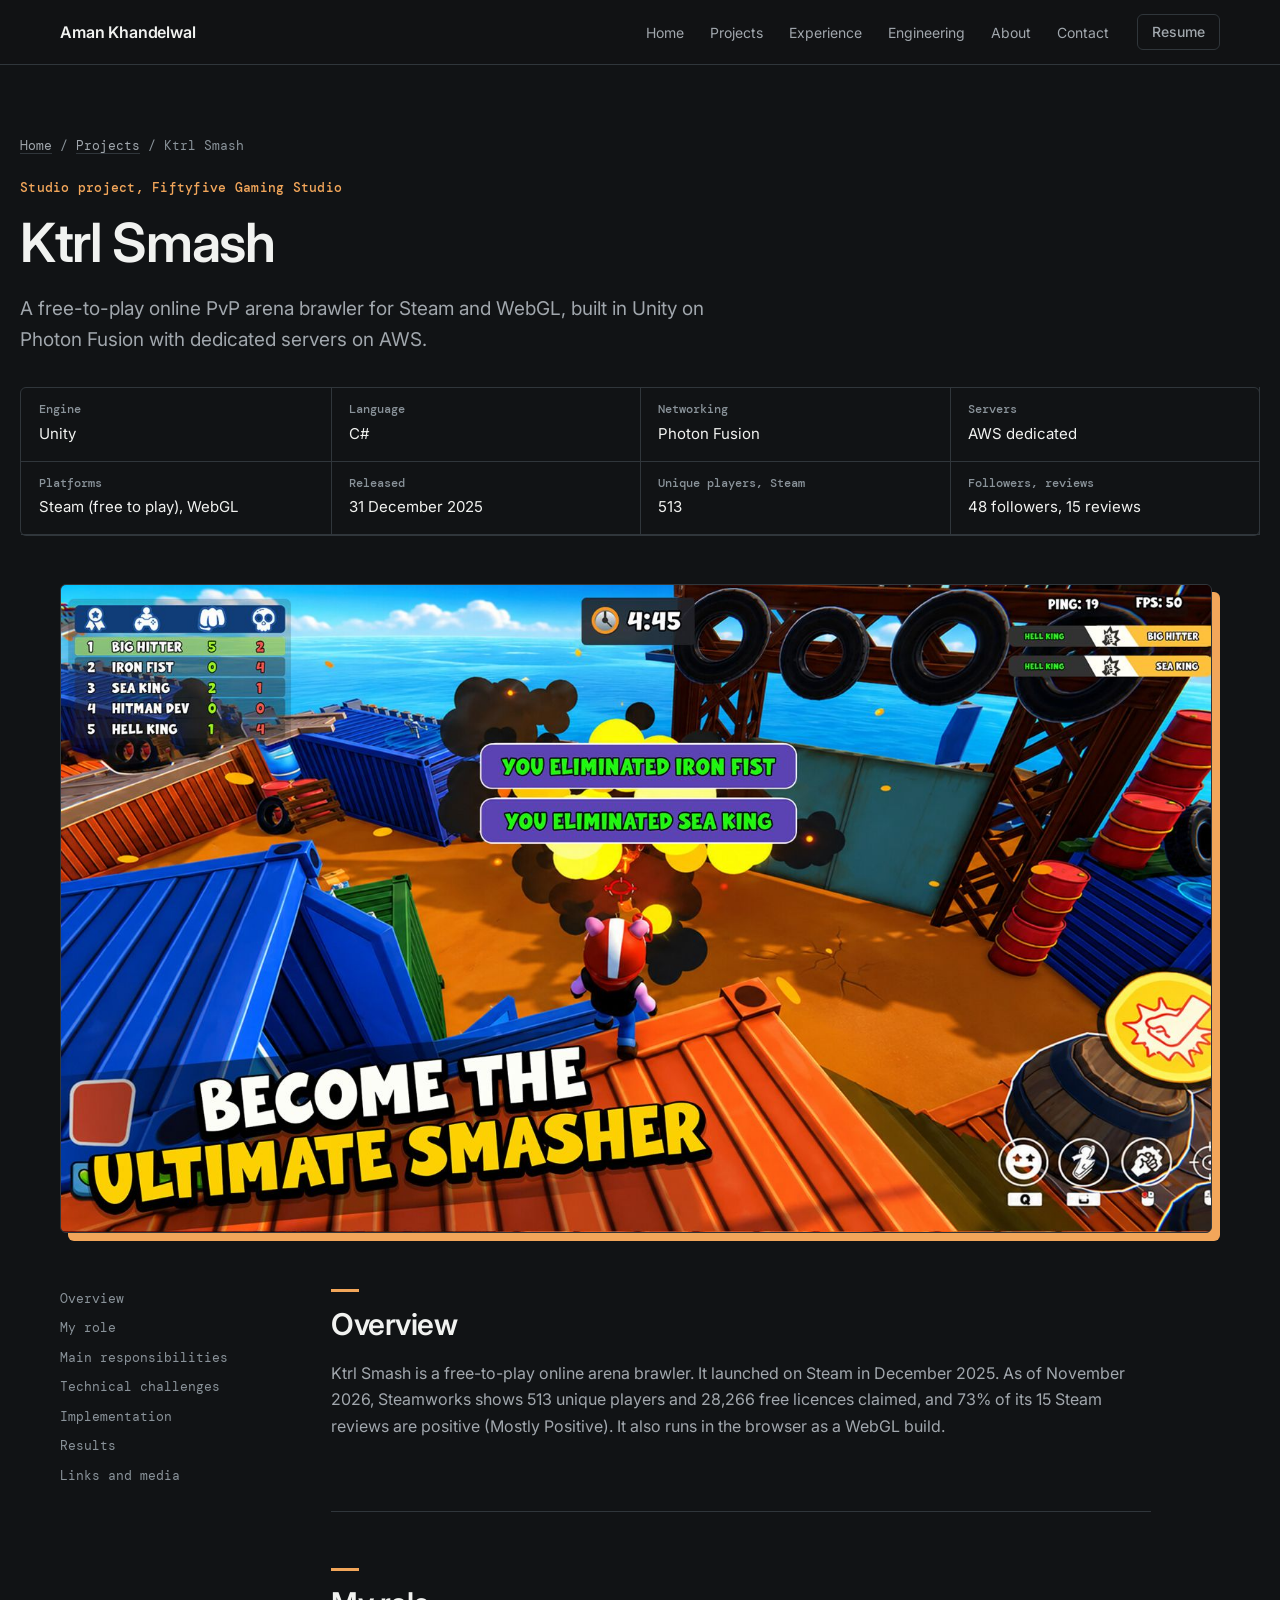
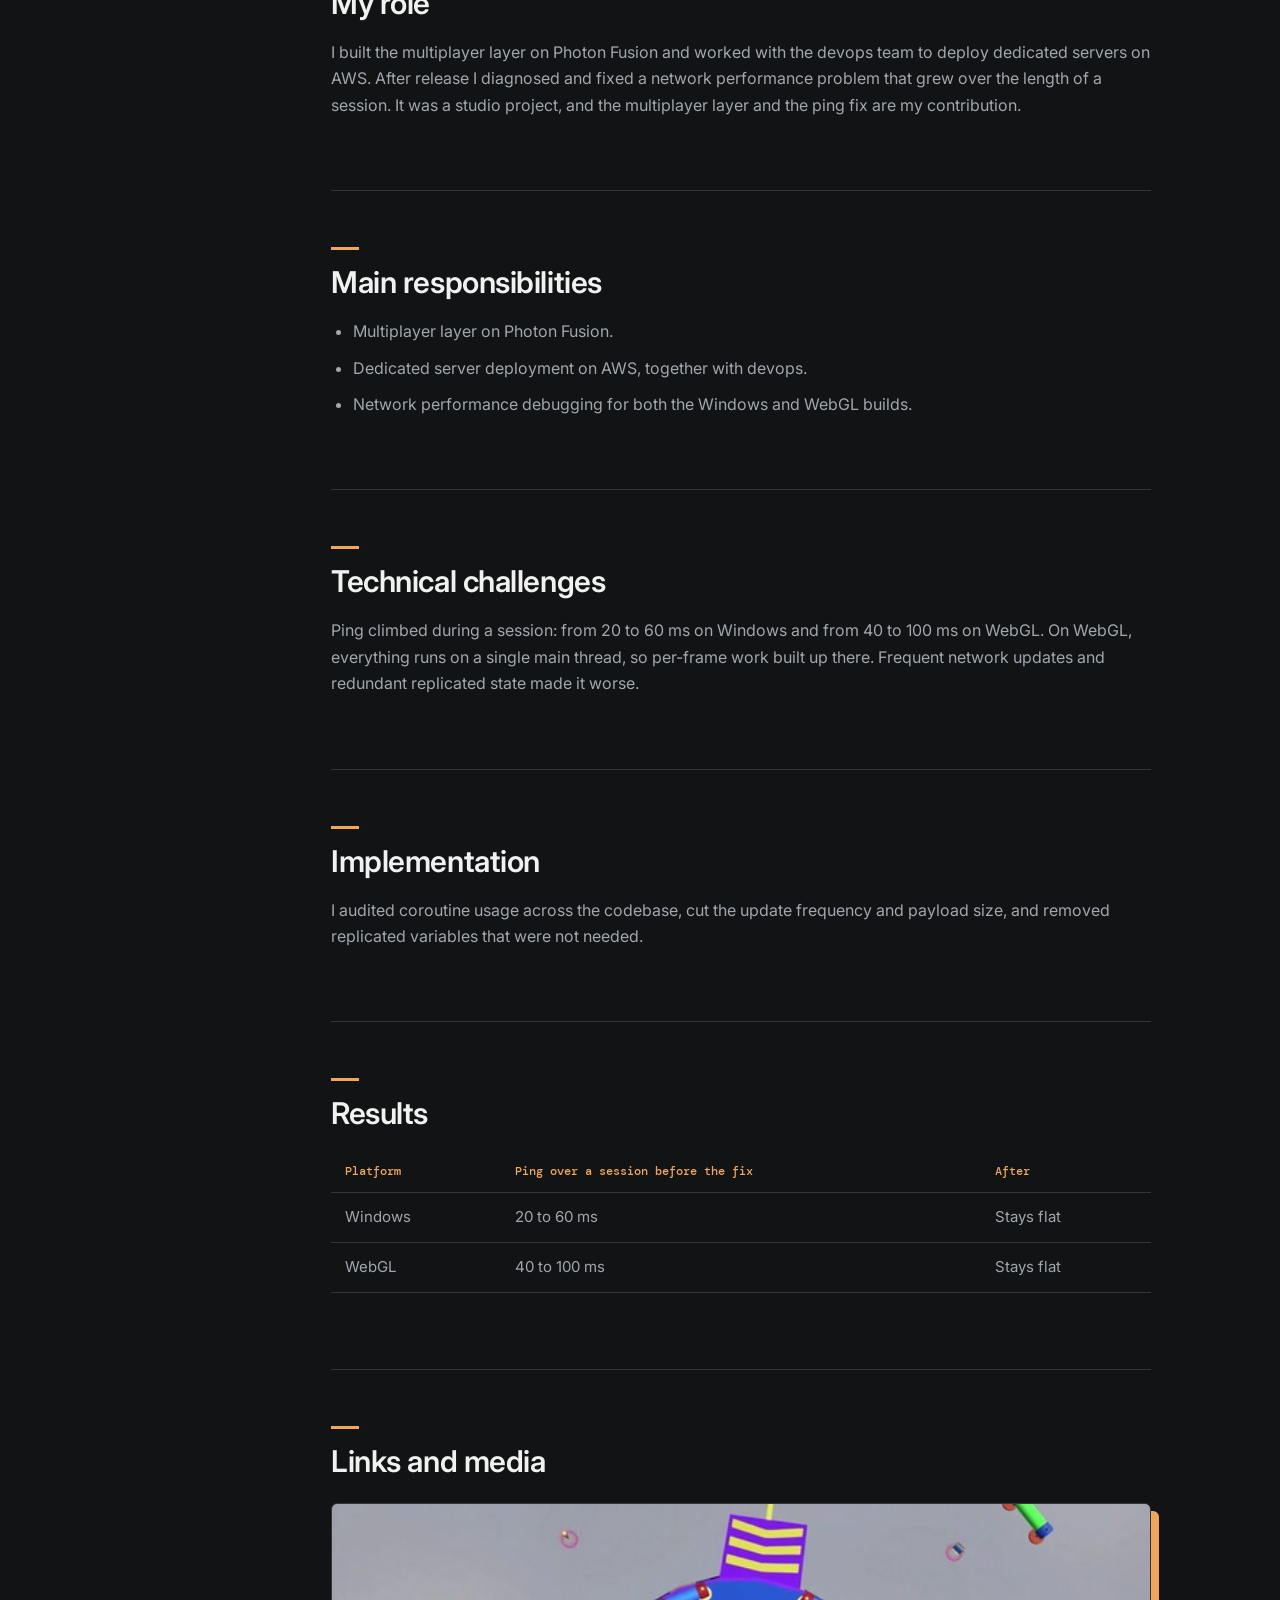
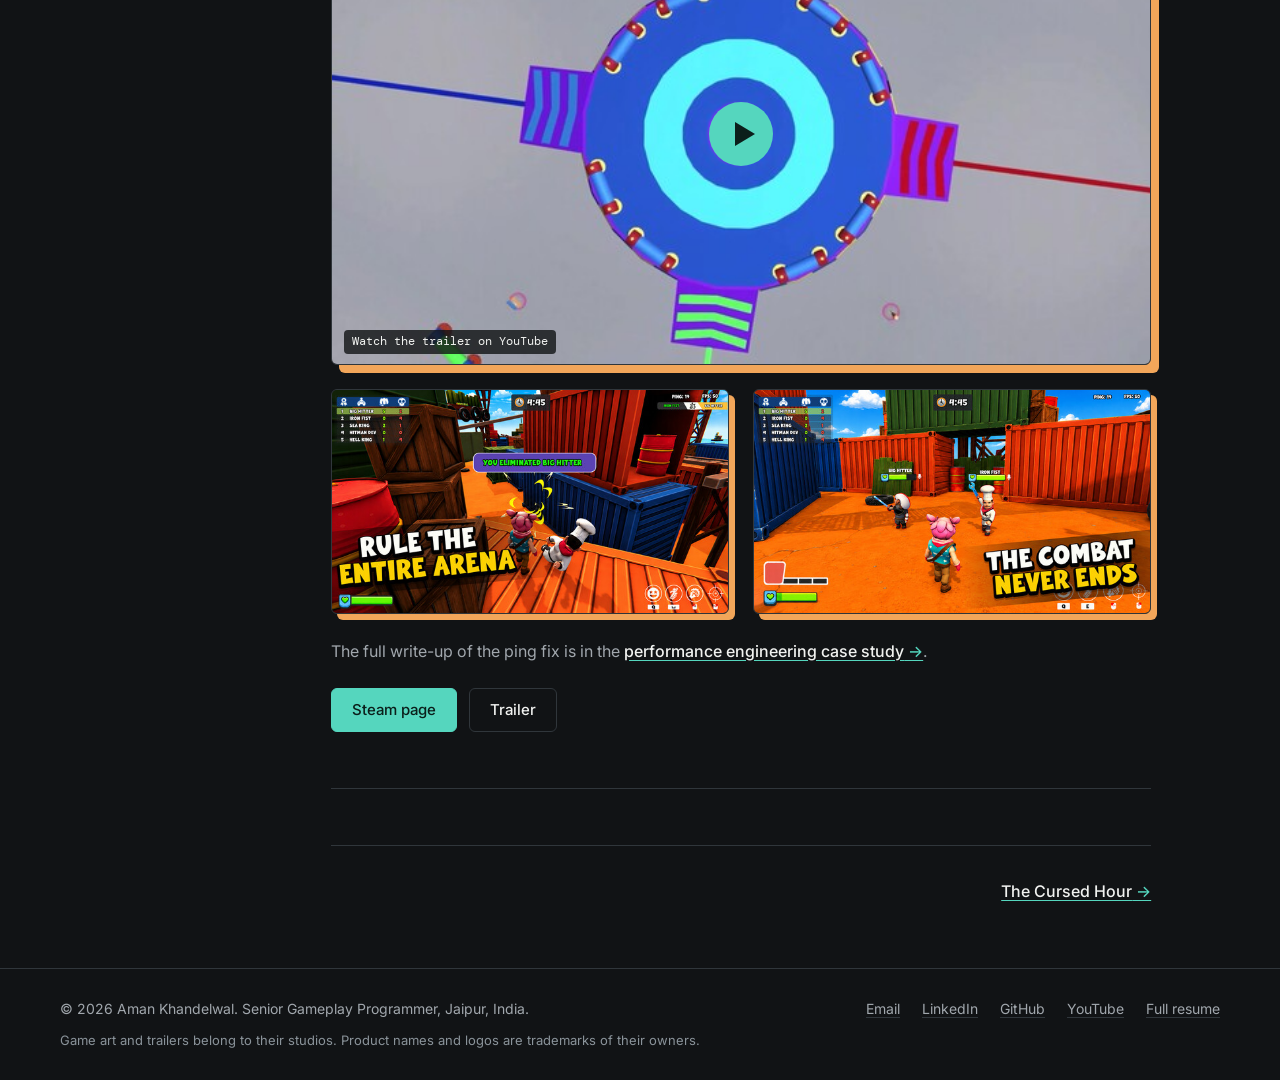
<file: projects/ktrl-smash.html>
<!doctype html>
<html lang="en">
<head>
<meta charset="utf-8">
<meta name="viewport" content="width=device-width, initial-scale=1">
<title>Ktrl Smash | Aman Khandelwal</title>
<meta name="description" content="A free-to-play online PvP arena brawler for Steam and WebGL, built in Unity on Photon Fusion with dedicated servers on AWS.">
<meta name="theme-color" content="#111315">
<link rel="canonical" href="https://hitz482.github.io/projects/ktrl-smash.html">
<meta property="og:type" content="website">
<meta property="og:site_name" content="Aman Khandelwal">
<meta property="og:title" content="Ktrl Smash | Aman Khandelwal">
<meta property="og:description" content="A free-to-play online PvP arena brawler for Steam and WebGL, built in Unity on Photon Fusion with dedicated servers on AWS.">
<meta property="og:url" content="https://hitz482.github.io/projects/ktrl-smash.html">
<meta property="og:image" content="https://hitz482.github.io/share.jpg">
<meta name="twitter:card" content="summary_large_image">
<meta name="twitter:title" content="Ktrl Smash | Aman Khandelwal">
<meta name="twitter:description" content="A free-to-play online PvP arena brawler for Steam and WebGL, built in Unity on Photon Fusion with dedicated servers on AWS.">
<meta name="twitter:image" content="https://hitz482.github.io/share.jpg">
<link rel="icon" href="../favicon.svg" type="image/svg+xml">
<link rel="preconnect" href="https://fonts.googleapis.com">
<link rel="preconnect" href="https://fonts.gstatic.com" crossorigin>
<link href="https://fonts.googleapis.com/css2?family=DM+Mono:wght@400;500&family=Inter:wght@400;500;600&display=swap" rel="stylesheet">
<link rel="stylesheet" href="../style.css">
<script>document.documentElement.classList.add('js')</script>
<script src="../main.js" defer></script>
</head>
<body>
<a class="skip" href="#main">Skip to content</a>
<header class="nav">
  <div class="wrap nav__bar">
    <a class="nav__brand" href="../index.html">Aman Khandelwal</a>
    <button class="nav__toggle" type="button" aria-expanded="false" aria-controls="site-menu" aria-label="Menu"><span></span><span></span></button>
    <nav id="site-menu" class="nav__menu" aria-label="Main">
      <ul><li><a href="../index.html">Home</a></li><li><a href="../index.html#work">Projects</a></li><li><a href="../index.html#experience">Experience</a></li><li><a href="../engineering.html">Engineering</a></li><li><a href="../index.html#about">About</a></li><li><a href="../index.html#contact">Contact</a></li></ul>
      <a class="btn btn--sm" href="../assets/Aman_Khandelwal_Resume.pdf" download>Resume</a>
    </nav>
  </div>
</header>
<main id="main"><div class="wrap page-head">
<p class="crumb"><a href="../index.html">Home</a> / <a href="../index.html#work">Projects</a> / Ktrl Smash</p>
<p class="eyebrow">Studio project, Fiftyfive Gaming Studio</p>
<h1>Ktrl Smash</h1>
<p class="lead">A free-to-play online PvP arena brawler for Steam and WebGL, built in Unity on Photon Fusion with dedicated servers on AWS.</p>
<dl class="meta meta--4"><div><dt>Engine</dt><dd>Unity</dd></div><div><dt>Language</dt><dd>C#</dd></div><div><dt>Networking</dt><dd>Photon Fusion</dd></div><div><dt>Servers</dt><dd>AWS dedicated</dd></div><div><dt>Platforms</dt><dd>Steam (free to play), WebGL</dd></div><div><dt>Released</dt><dd>31 December 2025</dd></div><div><dt>Unique players, Steam</dt><dd>513</dd></div><div><dt>Followers, reviews</dt><dd>48 followers, 15 reviews</dd></div></dl>
</div>
<div class="wrap"><div class="frame" style="margin-bottom: 56px;"><img src="../assets/img/ktrl-1.jpg" srcset="../assets/img/ktrl-1-800.jpg 800w, ../assets/img/ktrl-1.jpg 1600w" sizes="(min-width: 1024px) 1200px, 100vw" alt="Ktrl Smash arena gameplay with the scoreboard and elimination feed" width="1600" height="900" fetchpriority="high"></div></div>
<div class="wrap" style="padding-bottom: 64px;"><div class="doc"><nav class="doc__side" aria-label="On this page"><ol><li><a href="#overview">Overview</a></li><li><a href="#role">My role</a></li><li><a href="#responsibilities">Main responsibilities</a></li><li><a href="#challenges">Technical challenges</a></li><li><a href="#implementation">Implementation</a></li><li><a href="#results">Results</a></li><li><a href="#media">Links and media</a></li></ol></nav><div class="doc__body"><section id="overview"><h2>Overview</h2><p>Ktrl Smash is a free-to-play online arena brawler. It launched on Steam in December 2025. As of November 2026, Steamworks shows 513 unique players and 28,266 free licences claimed, and 73% of its 15 Steam reviews are positive (Mostly Positive). It also runs in the browser as a WebGL build.</p></section><section id="role"><h2>My role</h2><p>I built the multiplayer layer on Photon Fusion and worked with the devops team to deploy dedicated servers on AWS. After release I diagnosed and fixed a network performance problem that grew over the length of a session. It was a studio project, and the multiplayer layer and the ping fix are my contribution.</p></section><section id="responsibilities"><h2>Main responsibilities</h2><ul><li>Multiplayer layer on Photon Fusion.</li><li>Dedicated server deployment on AWS, together with devops.</li><li>Network performance debugging for both the Windows and WebGL builds.</li></ul></section><section id="challenges"><h2>Technical challenges</h2><p>Ping climbed during a session: from 20 to 60 ms on Windows and from 40 to 100 ms on WebGL. On WebGL, everything runs on a single main thread, so per-frame work built up there. Frequent network updates and redundant replicated state made it worse.</p></section><section id="implementation"><h2>Implementation</h2><p>I audited coroutine usage across the codebase, cut the update frequency and payload size, and removed replicated variables that were not needed.</p></section><section id="results"><h2>Results</h2><table class="table"><thead><tr><th>Platform</th><th>Ping over a session before the fix</th><th>After</th></tr></thead><tbody><tr><td>Windows</td><td>20 to 60 ms</td><td>Stays flat</td></tr><tr><td>WebGL</td><td>40 to 100 ms</td><td>Stays flat</td></tr></tbody></table></section><section id="media"><h2>Links and media</h2><a class="trailer" href="https://www.youtube.com/watch?v=JrFEw-OiJsM"><img src="../assets/img/trailer-ktrl.jpg" alt="Watch the Ktrl Smash trailer on YouTube" width="600" height="337" loading="lazy" decoding="async"><span class="trailer__play" aria-hidden="true"></span><span class="trailer__label">Watch the trailer on YouTube</span></a><div class="shots"><div class="frame"><img src="../assets/img/ktrl-2.jpg" alt="Ktrl Smash players fighting among shipping containers" width="600" height="338" loading="lazy" decoding="async"></div><div class="frame"><img src="../assets/img/ktrl-3.jpg" alt="Ktrl Smash combat in the arena" width="600" height="338" loading="lazy" decoding="async"></div></div><p class="muted">The full write-up of the ping fix is in the <a class="link" href="../engineering.html#performance">performance engineering case study</a>.</p><div class="btn-row" style="margin-top: 24px;"><a class="btn" href="https://store.steampowered.com/app/4223440/Ktrl_Smash/">Steam page</a><a class="btn btn--ghost" href="https://www.youtube.com/watch?v=JrFEw-OiJsM">Trailer</a></div></section><div class="next"><span></span><a class="link" href="the-cursed-hour.html">The Cursed Hour</a></div></div></div></div></main>
<footer class="footer">
  <div class="wrap footer__bar">
    <span>&copy; 2026 Aman Khandelwal. Senior Gameplay Programmer, Jaipur, India.</span>
    <span class="footer__links"><a href="mailto:khandelwalaman5@gmail.com">Email</a><a href="https://www.linkedin.com/in/aman-khandelwal-b7a3551a1/">LinkedIn</a><a href="https://github.com/hitz482">GitHub</a><a href="https://www.youtube.com/@amankhandelwal8816">YouTube</a><a href="../assets/Aman_Khandelwal_Resume_Full.pdf" download>Full resume</a></span>
  </div>
  <div class="wrap footer__note">Game art and trailers belong to their studios. Product names and logos are trademarks of their owners.</div>
</footer>
</body>
</html>
</file>
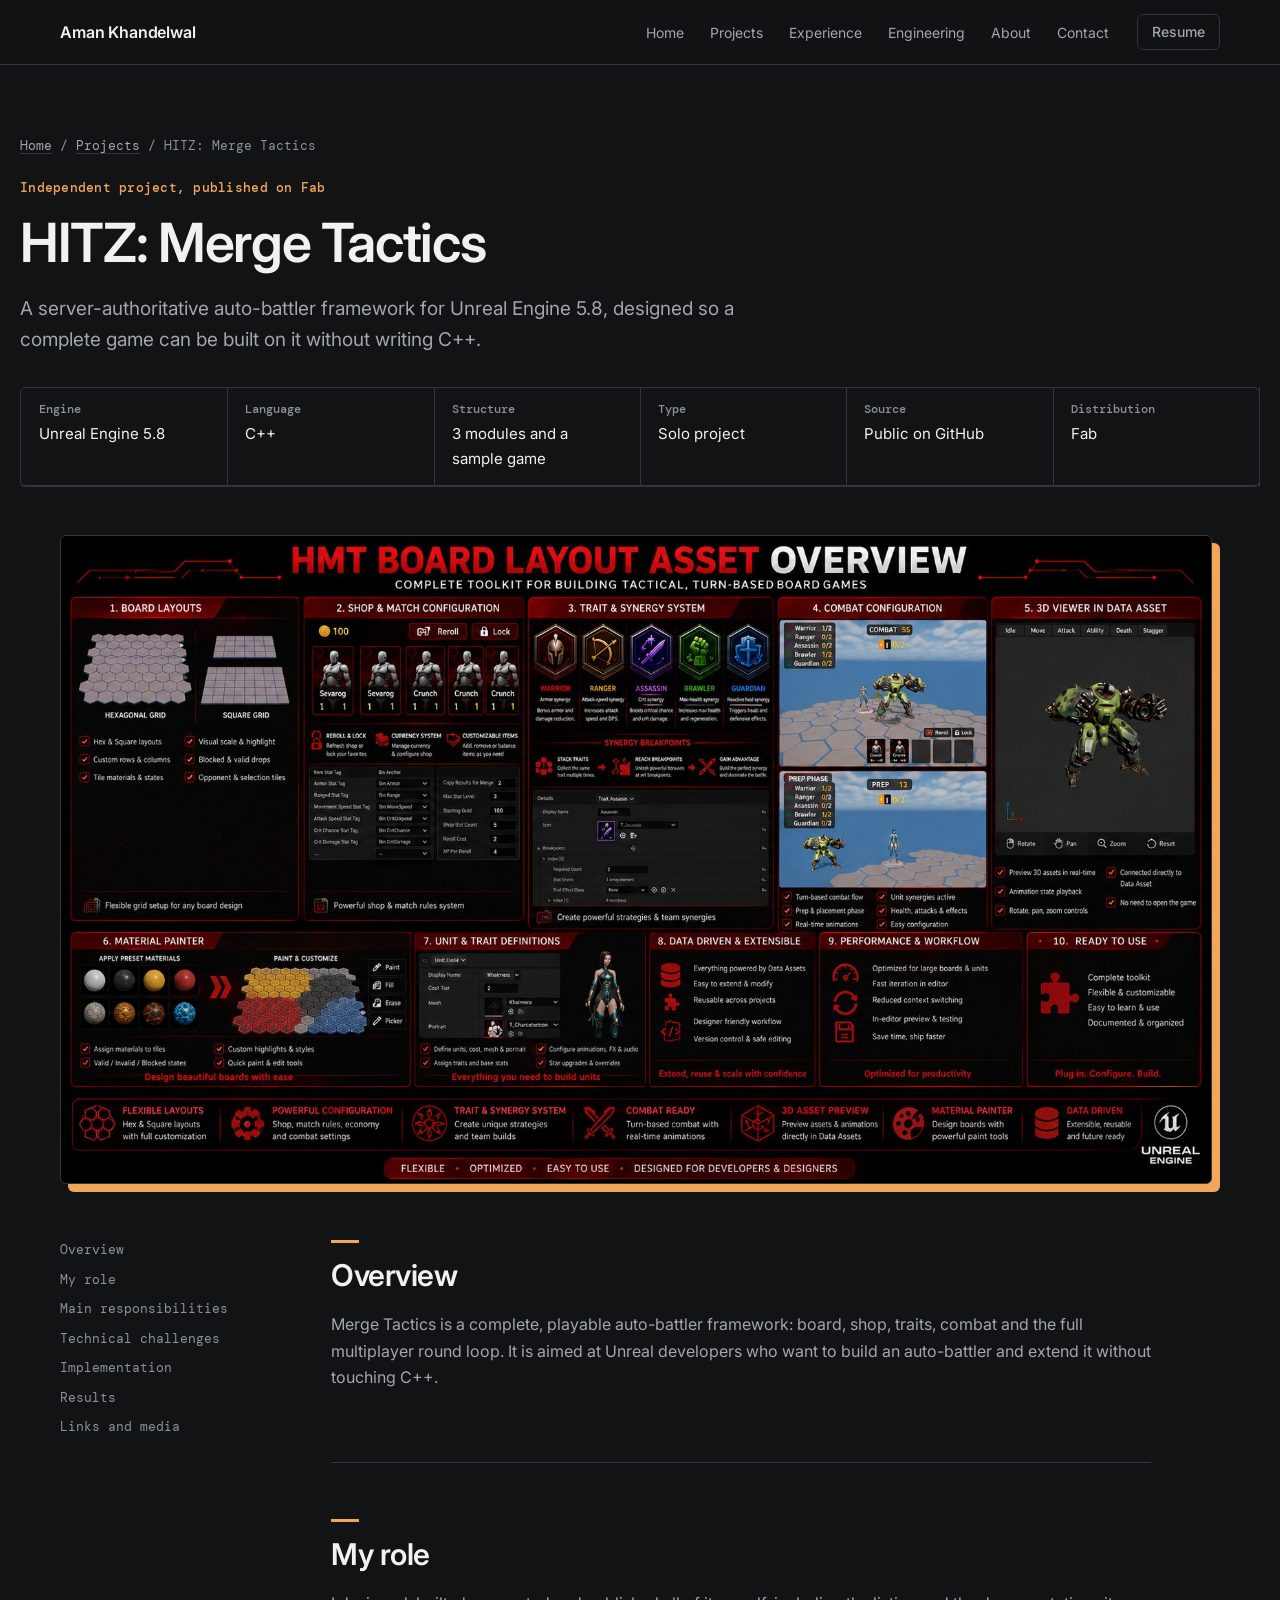
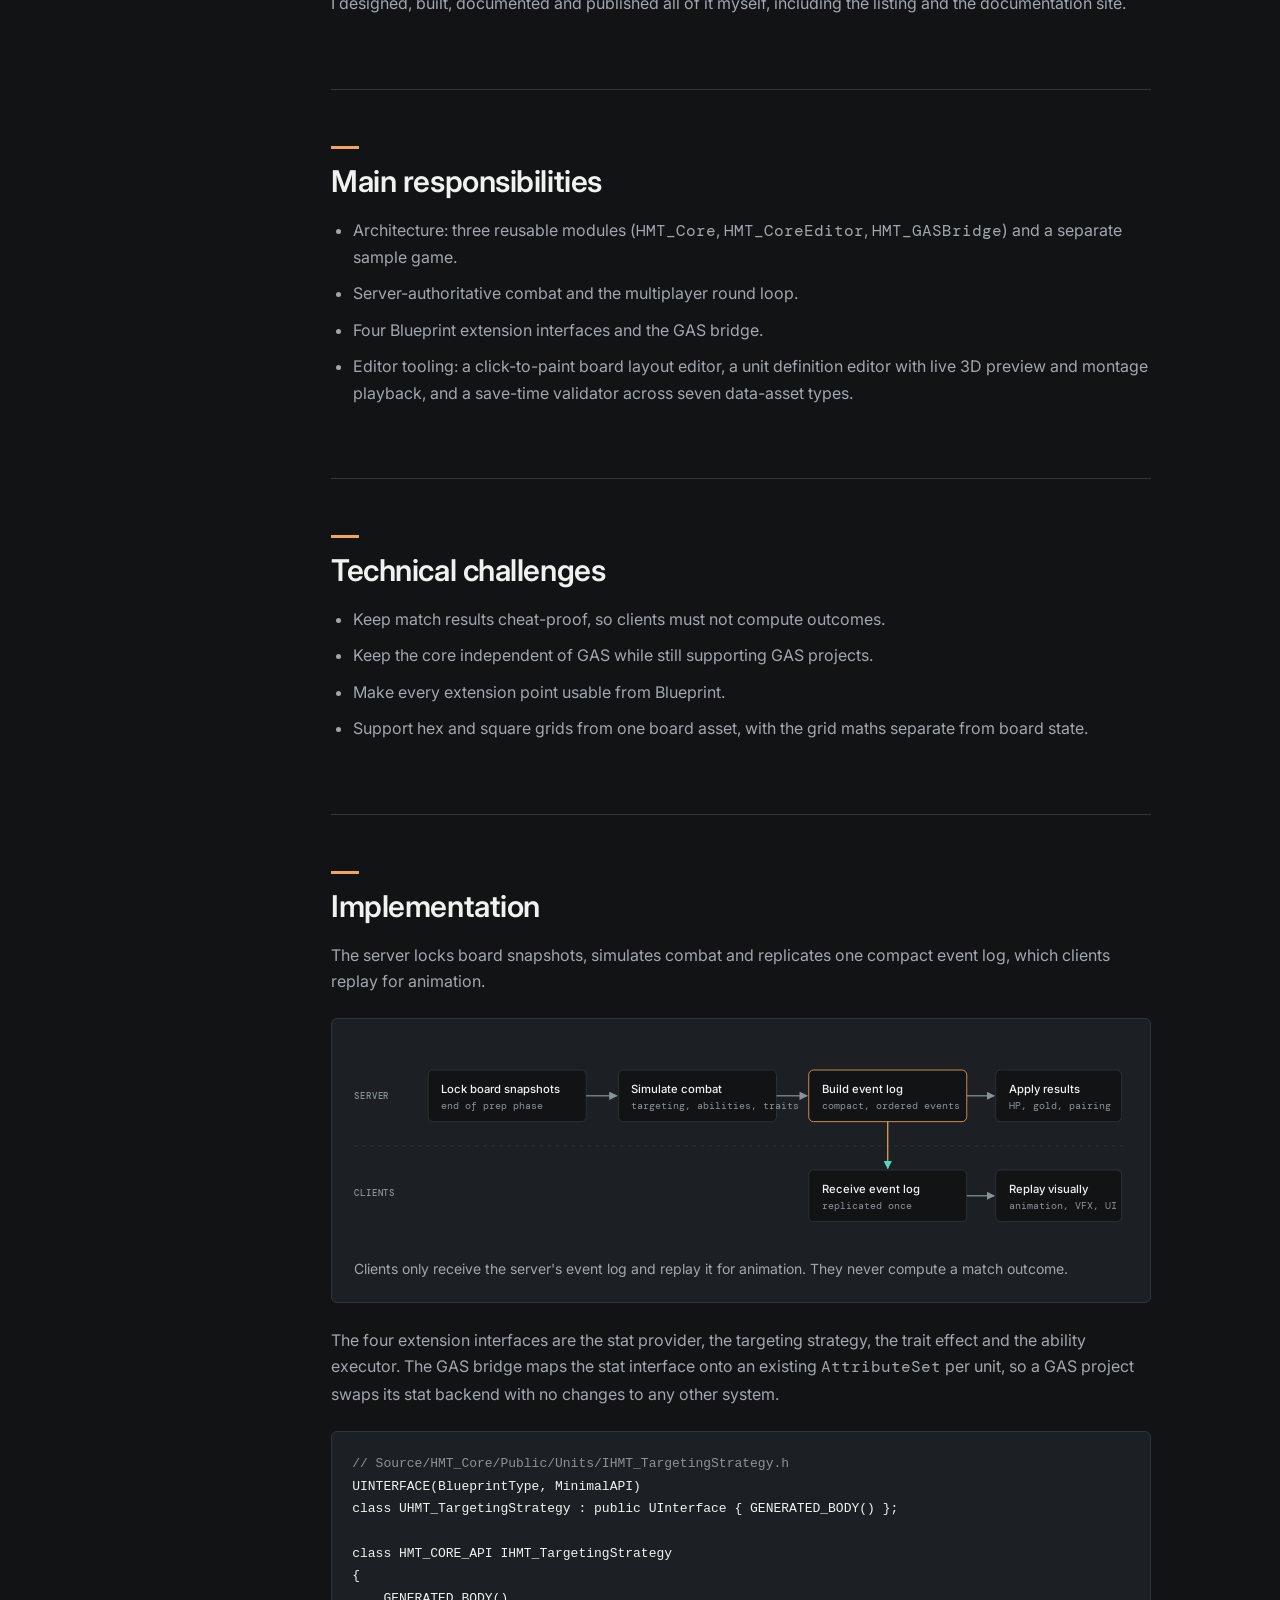
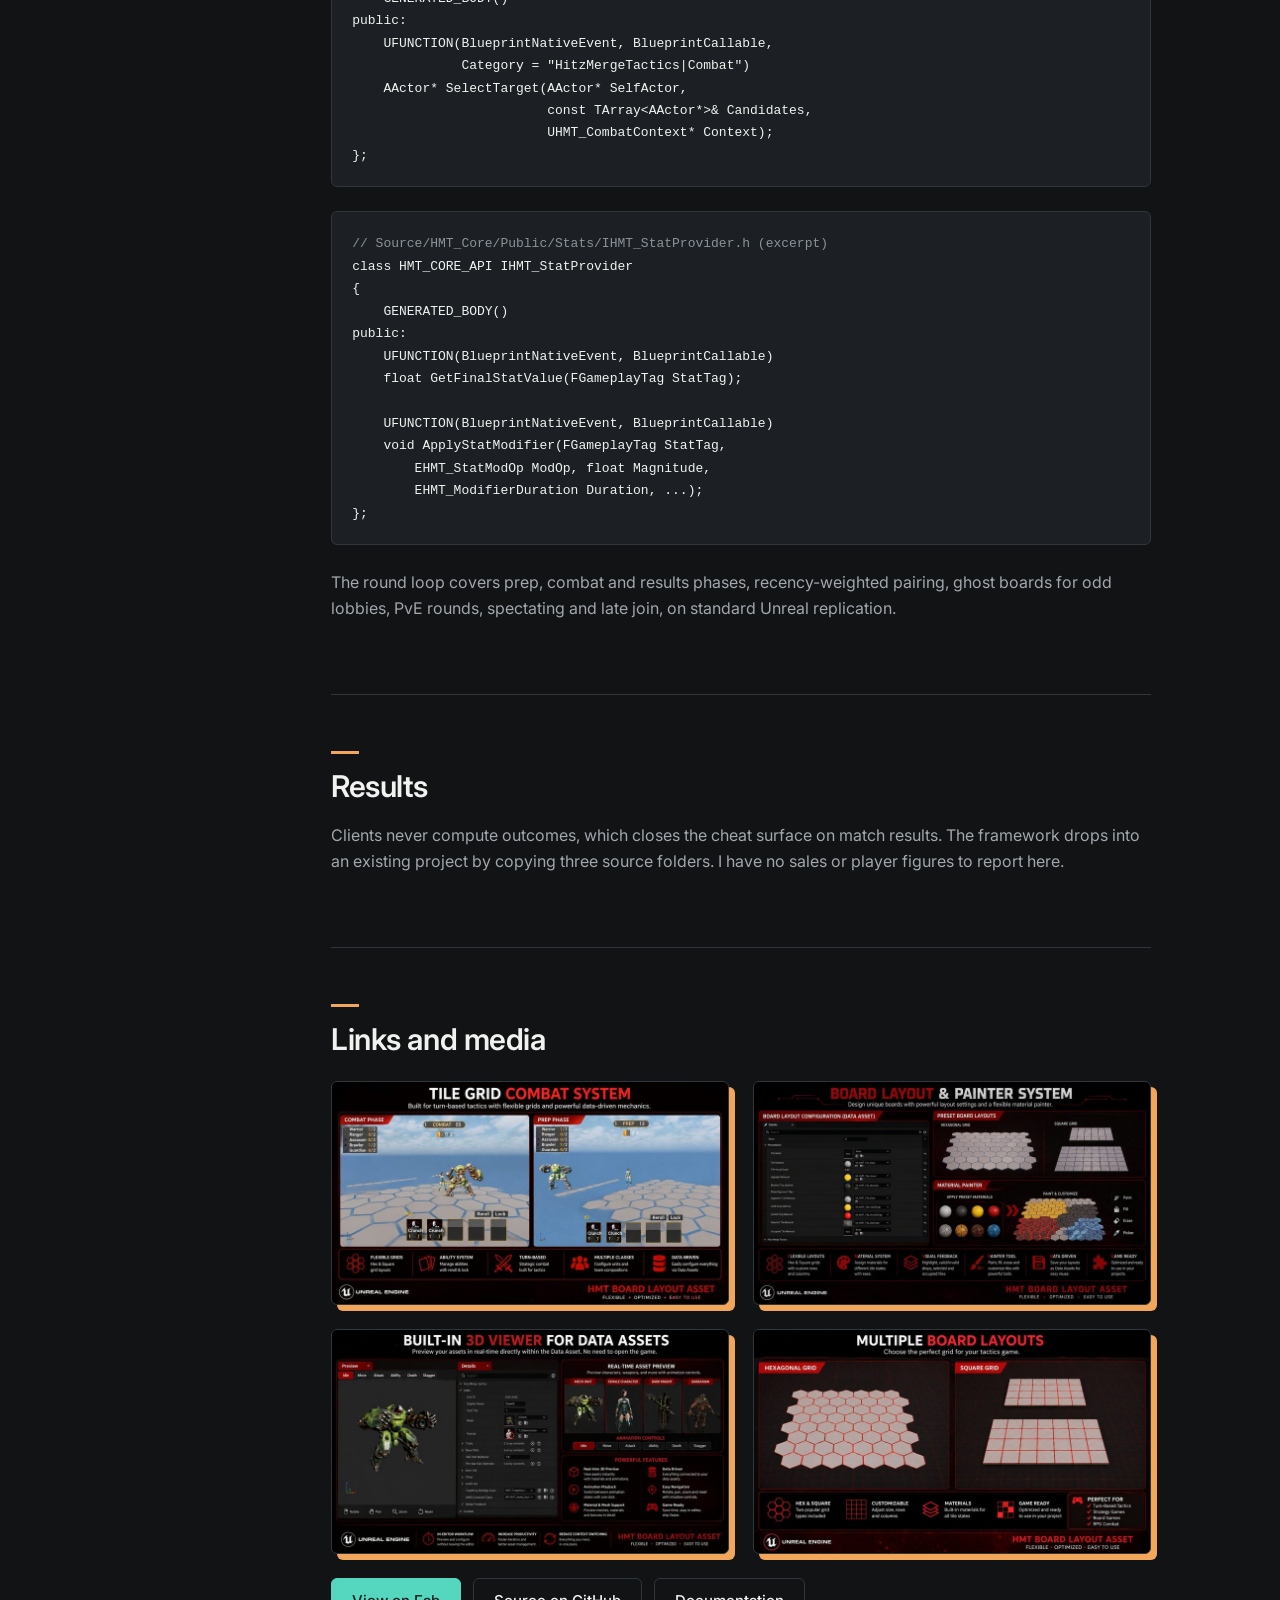
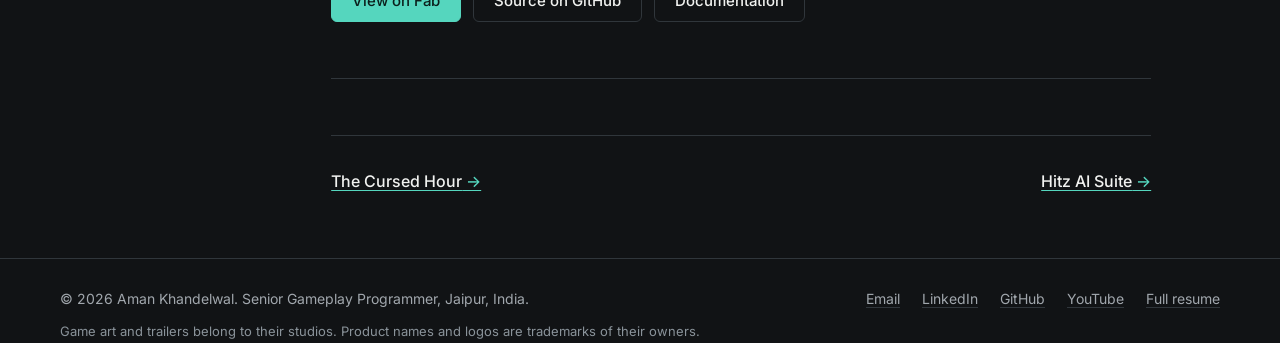
<file: projects/merge-tactics.html>
<!doctype html>
<html lang="en">
<head>
<meta charset="utf-8">
<meta name="viewport" content="width=device-width, initial-scale=1">
<title>HITZ: Merge Tactics | Aman Khandelwal</title>
<meta name="description" content="A server-authoritative auto-battler framework for Unreal Engine 5.8, designed so a complete game can be built on it without writing C++.">
<meta name="theme-color" content="#111315">
<link rel="canonical" href="https://hitz482.github.io/projects/merge-tactics.html">
<meta property="og:type" content="website">
<meta property="og:site_name" content="Aman Khandelwal">
<meta property="og:title" content="HITZ: Merge Tactics | Aman Khandelwal">
<meta property="og:description" content="A server-authoritative auto-battler framework for Unreal Engine 5.8, designed so a complete game can be built on it without writing C++.">
<meta property="og:url" content="https://hitz482.github.io/projects/merge-tactics.html">
<meta property="og:image" content="https://hitz482.github.io/share.jpg">
<meta name="twitter:card" content="summary_large_image">
<meta name="twitter:title" content="HITZ: Merge Tactics | Aman Khandelwal">
<meta name="twitter:description" content="A server-authoritative auto-battler framework for Unreal Engine 5.8, designed so a complete game can be built on it without writing C++.">
<meta name="twitter:image" content="https://hitz482.github.io/share.jpg">
<link rel="icon" href="../favicon.svg" type="image/svg+xml">
<link rel="preconnect" href="https://fonts.googleapis.com">
<link rel="preconnect" href="https://fonts.gstatic.com" crossorigin>
<link href="https://fonts.googleapis.com/css2?family=DM+Mono:wght@400;500&family=Inter:wght@400;500;600&display=swap" rel="stylesheet">
<link rel="stylesheet" href="../style.css">
<script>document.documentElement.classList.add('js')</script>
<script src="../main.js" defer></script>
</head>
<body>
<a class="skip" href="#main">Skip to content</a>
<header class="nav">
  <div class="wrap nav__bar">
    <a class="nav__brand" href="../index.html">Aman Khandelwal</a>
    <button class="nav__toggle" type="button" aria-expanded="false" aria-controls="site-menu" aria-label="Menu"><span></span><span></span></button>
    <nav id="site-menu" class="nav__menu" aria-label="Main">
      <ul><li><a href="../index.html">Home</a></li><li><a href="../index.html#work">Projects</a></li><li><a href="../index.html#experience">Experience</a></li><li><a href="../engineering.html">Engineering</a></li><li><a href="../index.html#about">About</a></li><li><a href="../index.html#contact">Contact</a></li></ul>
      <a class="btn btn--sm" href="../assets/Aman_Khandelwal_Resume.pdf" download>Resume</a>
    </nav>
  </div>
</header>
<main id="main"><div class="wrap page-head">
<p class="crumb"><a href="../index.html">Home</a> / <a href="../index.html#work">Projects</a> / HITZ: Merge Tactics</p>
<p class="eyebrow">Independent project, published on Fab</p>
<h1>HITZ: Merge Tactics</h1>
<p class="lead">A server-authoritative auto-battler framework for Unreal Engine 5.8, designed so a complete game can be built on it without writing C++.</p>
<dl class="meta"><div><dt>Engine</dt><dd>Unreal Engine 5.8</dd></div><div><dt>Language</dt><dd>C++</dd></div><div><dt>Structure</dt><dd>3 modules and a sample game</dd></div><div><dt>Type</dt><dd>Solo project</dd></div><div><dt>Source</dt><dd>Public on GitHub</dd></div><div><dt>Distribution</dt><dd>Fab</dd></div></dl>
</div>
<div class="wrap"><div class="frame" style="margin-bottom: 56px;"><img src="../assets/img/hitz-screenshot-overview.jpg" srcset="../assets/img/hitz-screenshot-overview-800.jpg 800w, ../assets/img/hitz-screenshot-overview.jpg 1672w" sizes="(min-width: 1024px) 1200px, 100vw" alt="Overview of the HITZ framework: board layouts, shop, traits, combat, 3D viewer and material painter" width="1672" height="941" fetchpriority="high"></div></div>
<div class="wrap" style="padding-bottom: 64px;"><div class="doc"><nav class="doc__side" aria-label="On this page"><ol><li><a href="#overview">Overview</a></li><li><a href="#role">My role</a></li><li><a href="#responsibilities">Main responsibilities</a></li><li><a href="#challenges">Technical challenges</a></li><li><a href="#implementation">Implementation</a></li><li><a href="#results">Results</a></li><li><a href="#media">Links and media</a></li></ol></nav><div class="doc__body"><section id="overview"><h2>Overview</h2><p>Merge Tactics is a complete, playable auto-battler framework: board, shop, traits, combat and the full multiplayer round loop. It is aimed at Unreal developers who want to build an auto-battler and extend it without touching C++.</p></section><section id="role"><h2>My role</h2><p>I designed, built, documented and published all of it myself, including the listing and the documentation site.</p></section><section id="responsibilities"><h2>Main responsibilities</h2><ul><li>Architecture: three reusable modules (<span class="mono">HMT_Core</span>, <span class="mono">HMT_CoreEditor</span>, <span class="mono">HMT_GASBridge</span>) and a separate sample game.</li><li>Server-authoritative combat and the multiplayer round loop.</li><li>Four Blueprint extension interfaces and the GAS bridge.</li><li>Editor tooling: a click-to-paint board layout editor, a unit definition editor with live 3D preview and montage playback, and a save-time validator across seven data-asset types.</li></ul></section><section id="challenges"><h2>Technical challenges</h2><ul><li>Keep match results cheat-proof, so clients must not compute outcomes.</li><li>Keep the core independent of GAS while still supporting GAS projects.</li><li>Make every extension point usable from Blueprint.</li><li>Support hex and square grids from one board asset, with the grid maths separate from board state.</li></ul></section><section id="implementation"><h2>Implementation</h2><p>The server locks board snapshots, simulates combat and replicates one compact event log, which clients replay for animation.</p><figure class="diagram">
<div class="diagram-scroll"><svg viewBox="0 0 960 250" role="img" aria-labelledby="flow-t flow-d">
<title id="flow-t">Merge Tactics server-authoritative combat flow</title>
<desc id="flow-d">On the server, board snapshots are locked, combat is simulated, an event log is built and results are applied. Clients receive the event log once and replay it visually.</desc>
<defs><marker id="ah" viewBox="0 0 10 10" refX="9" refY="5" markerWidth="7" markerHeight="7" orient="auto-start-reverse"><path d="M0 0L10 5L0 10z" fill="#8A939A"/></marker><marker id="ah2" viewBox="0 0 10 10" refX="9" refY="5" markerWidth="7" markerHeight="7" orient="auto-start-reverse"><path d="M0 0L10 5L0 10z" fill="#55D6BE"/></marker></defs>
<text class="lane" x="0" y="72">SERVER</text><text class="lane" x="0" y="192">CLIENTS</text>
<line x1="0" y1="130" x2="960" y2="130" stroke="#30363B" stroke-dasharray="4 6"/>
<g class="box"><rect x="92" y="36" width="196" height="64" rx="6"/><text class="t" x="108" y="64">Lock board snapshots</text><text class="s" x="108" y="84">end of prep phase</text></g>
<g class="box"><rect x="328" y="36" width="196" height="64" rx="6"/><text class="t" x="344" y="64">Simulate combat</text><text class="s" x="344" y="84">targeting, abilities, traits</text></g>
<g class="box hot"><rect x="564" y="36" width="196" height="64" rx="6"/><text class="t" x="580" y="64">Build event log</text><text class="s" x="580" y="84">compact, ordered events</text></g>
<g class="box"><rect x="796" y="36" width="156" height="64" rx="6"/><text class="t" x="812" y="64">Apply results</text><text class="s" x="812" y="84">HP, gold, pairing</text></g>
<g class="box"><rect x="564" y="160" width="196" height="64" rx="6"/><text class="t" x="580" y="188">Receive event log</text><text class="s" x="580" y="208">replicated once</text></g>
<g class="box"><rect x="796" y="160" width="156" height="64" rx="6"/><text class="t" x="812" y="188">Replay visually</text><text class="s" x="812" y="208">animation, VFX, UI</text></g>
<path class="arrow" marker-end="url(#ah)" d="M288 68H326"/><path class="arrow" marker-end="url(#ah)" d="M524 68H562"/><path class="arrow" marker-end="url(#ah)" d="M760 68H794"/>
<path class="arrow hot" marker-end="url(#ah2)" d="M662 100V158"/><path class="arrow" marker-end="url(#ah)" d="M760 192H794"/>
</svg></div>
<figcaption>Clients only receive the server's event log and replay it for animation. They never compute a match outcome.</figcaption>
</figure><p>The four extension interfaces are the stat provider, the targeting strategy, the trait effect and the ability executor. The GAS bridge maps the stat interface onto an existing <span class="mono">AttributeSet</span> per unit, so a GAS project swaps its stat backend with no changes to any other system.</p><pre class="code" aria-label="IHMT_TargetingStrategy.h from the Merge Tactics source"><code><span class="c">// Source/HMT_Core/Public/Units/IHMT_TargetingStrategy.h</span>
UINTERFACE(BlueprintType, MinimalAPI)
class UHMT_TargetingStrategy : public UInterface { GENERATED_BODY() };

class HMT_CORE_API IHMT_TargetingStrategy
{
    GENERATED_BODY()
public:
    UFUNCTION(BlueprintNativeEvent, BlueprintCallable,
              Category = "HitzMergeTactics|Combat")
    AActor* SelectTarget(AActor* SelfActor,
                         const TArray&lt;AActor*&gt;&amp; Candidates,
                         UHMT_CombatContext* Context);
};</code></pre><pre class="code" aria-label="IHMT_StatProvider.h from the Merge Tactics source"><code><span class="c">// Source/HMT_Core/Public/Stats/IHMT_StatProvider.h (excerpt)</span>
class HMT_CORE_API IHMT_StatProvider
{
    GENERATED_BODY()
public:
    UFUNCTION(BlueprintNativeEvent, BlueprintCallable)
    float GetFinalStatValue(FGameplayTag StatTag);

    UFUNCTION(BlueprintNativeEvent, BlueprintCallable)
    void ApplyStatModifier(FGameplayTag StatTag,
        EHMT_StatModOp ModOp, float Magnitude,
        EHMT_ModifierDuration Duration, ...);
};</code></pre><p>The round loop covers prep, combat and results phases, recency-weighted pairing, ghost boards for odd lobbies, PvE rounds, spectating and late join, on standard Unreal replication.</p></section><section id="results"><h2>Results</h2><p>Clients never compute outcomes, which closes the cheat surface on match results. The framework drops into an existing project by copying three source folders. I have no sales or player figures to report here.</p></section><section id="media"><h2>Links and media</h2><div class="shots"><div class="frame"><img src="../assets/img/hitz-screenshot-combat.jpg" srcset="../assets/img/hitz-screenshot-combat-800.jpg 800w, ../assets/img/hitz-screenshot-combat.jpg 1672w" sizes="(min-width: 900px) 400px, 100vw" alt="Combat and prep phases on a hex grid" width="1672" height="941" loading="lazy" decoding="async"></div><div class="frame"><img src="../assets/img/hitz-screenshot-editor.jpg" srcset="../assets/img/hitz-screenshot-editor-800.jpg 800w, ../assets/img/hitz-screenshot-editor.jpg 1672w" sizes="(min-width: 900px) 400px, 100vw" alt="Board layout data asset and material painter in the editor" width="1672" height="941" loading="lazy" decoding="async"></div><div class="frame"><img src="../assets/img/hitz-screenshot-preview.jpg" srcset="../assets/img/hitz-screenshot-preview-800.jpg 800w, ../assets/img/hitz-screenshot-preview.jpg 1672w" sizes="(min-width: 900px) 400px, 100vw" alt="Unit definition editor with live 3D preview" width="1672" height="941" loading="lazy" decoding="async"></div><div class="frame"><img src="../assets/img/hitz-screenshot-board.jpg" srcset="../assets/img/hitz-screenshot-board-800.jpg 800w, ../assets/img/hitz-screenshot-board.jpg 1672w" sizes="(min-width: 900px) 400px, 100vw" alt="Board layout options in the framework" width="1672" height="941" loading="lazy" decoding="async"></div></div><div class="btn-row" style="margin-top: 24px;"><a class="btn" href="https://www.fab.com/listings/ead02f11-78dc-43d0-9b92-e5edb8c4cd28">View on Fab</a><a class="btn btn--ghost" href="https://github.com/hitz482/HitzMergeTacticsCodeBase">Source on GitHub</a><a class="btn btn--ghost" href="https://hitz482.github.io/HitzMergeTactics/">Documentation</a></div></section><div class="next"><a class="link" href="the-cursed-hour.html">The Cursed Hour</a><a class="link" href="hitz-ai-suite.html">Hitz AI Suite</a></div></div></div></div></main>
<footer class="footer">
  <div class="wrap footer__bar">
    <span>&copy; 2026 Aman Khandelwal. Senior Gameplay Programmer, Jaipur, India.</span>
    <span class="footer__links"><a href="mailto:khandelwalaman5@gmail.com">Email</a><a href="https://www.linkedin.com/in/aman-khandelwal-b7a3551a1/">LinkedIn</a><a href="https://github.com/hitz482">GitHub</a><a href="https://www.youtube.com/@amankhandelwal8816">YouTube</a><a href="../assets/Aman_Khandelwal_Resume_Full.pdf" download>Full resume</a></span>
  </div>
  <div class="wrap footer__note">Game art and trailers belong to their studios. Product names and logos are trademarks of their owners.</div>
</footer>
</body>
</html>
</file>
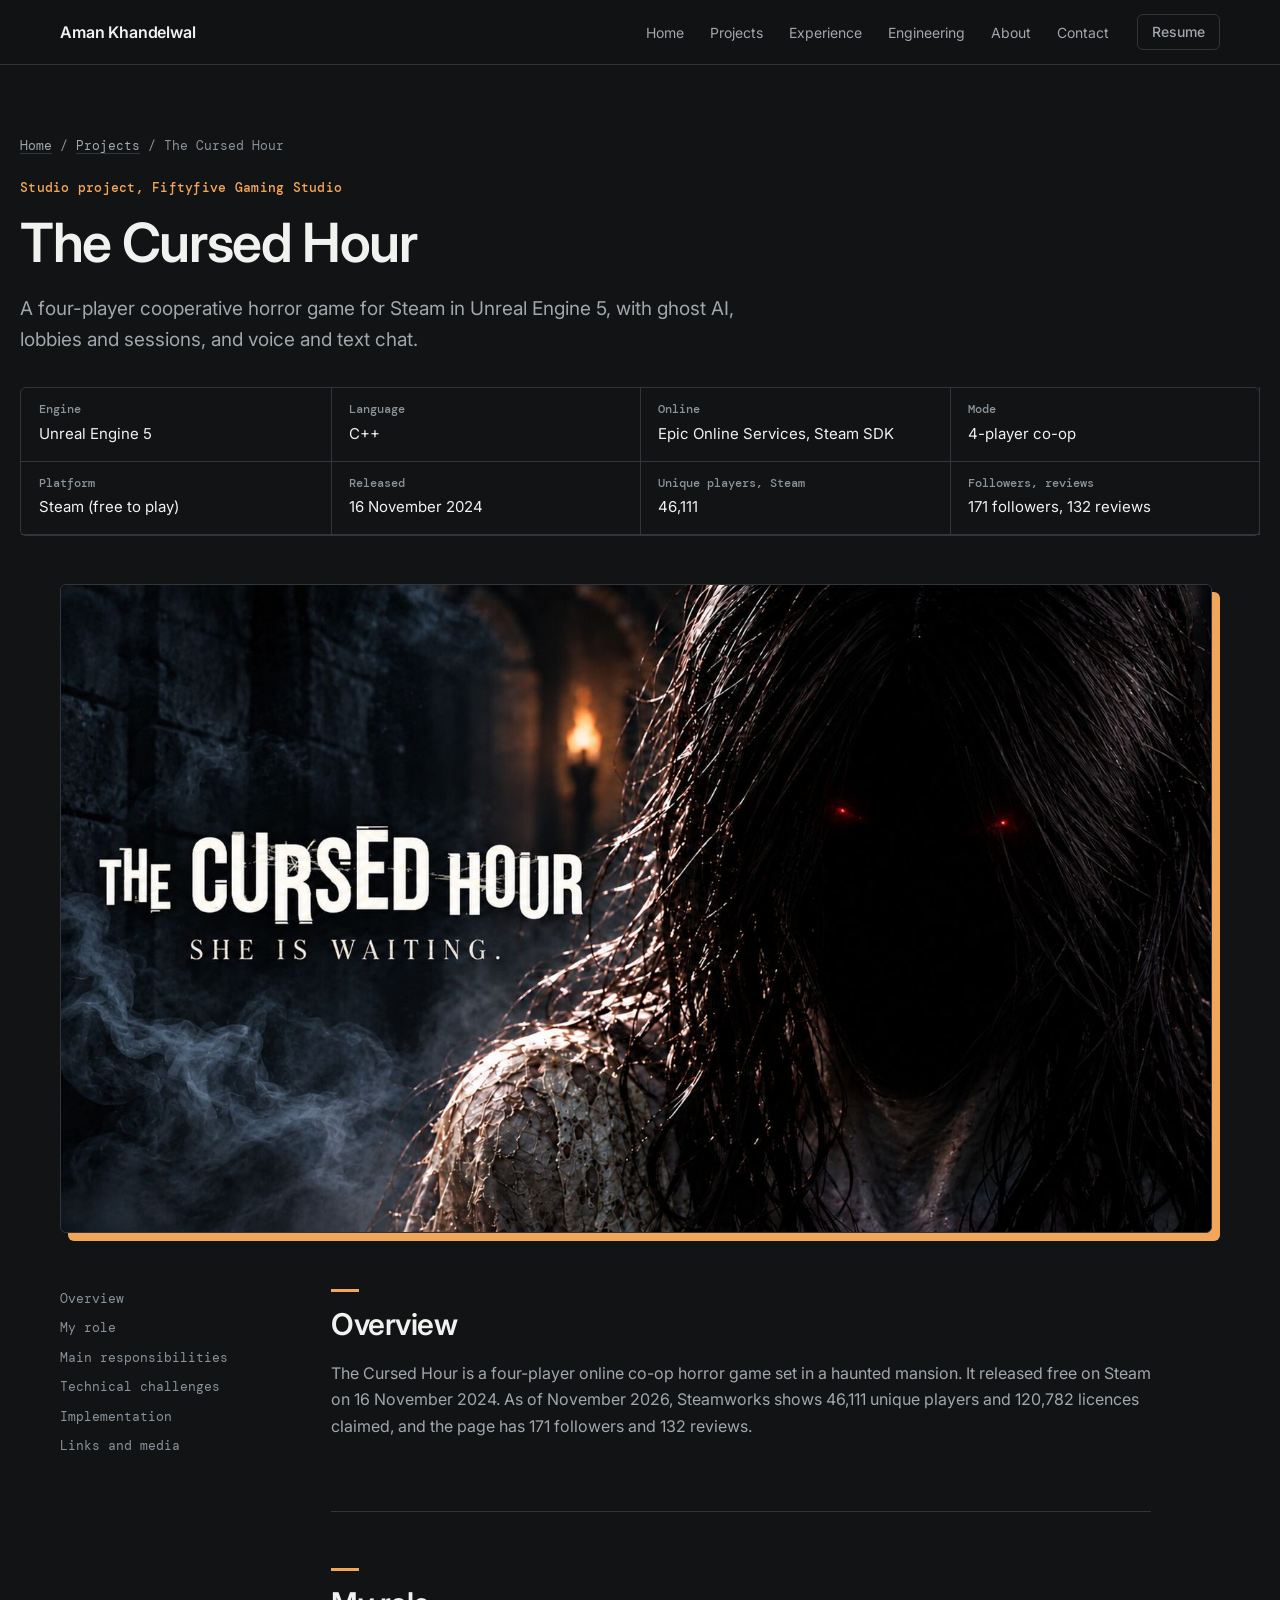
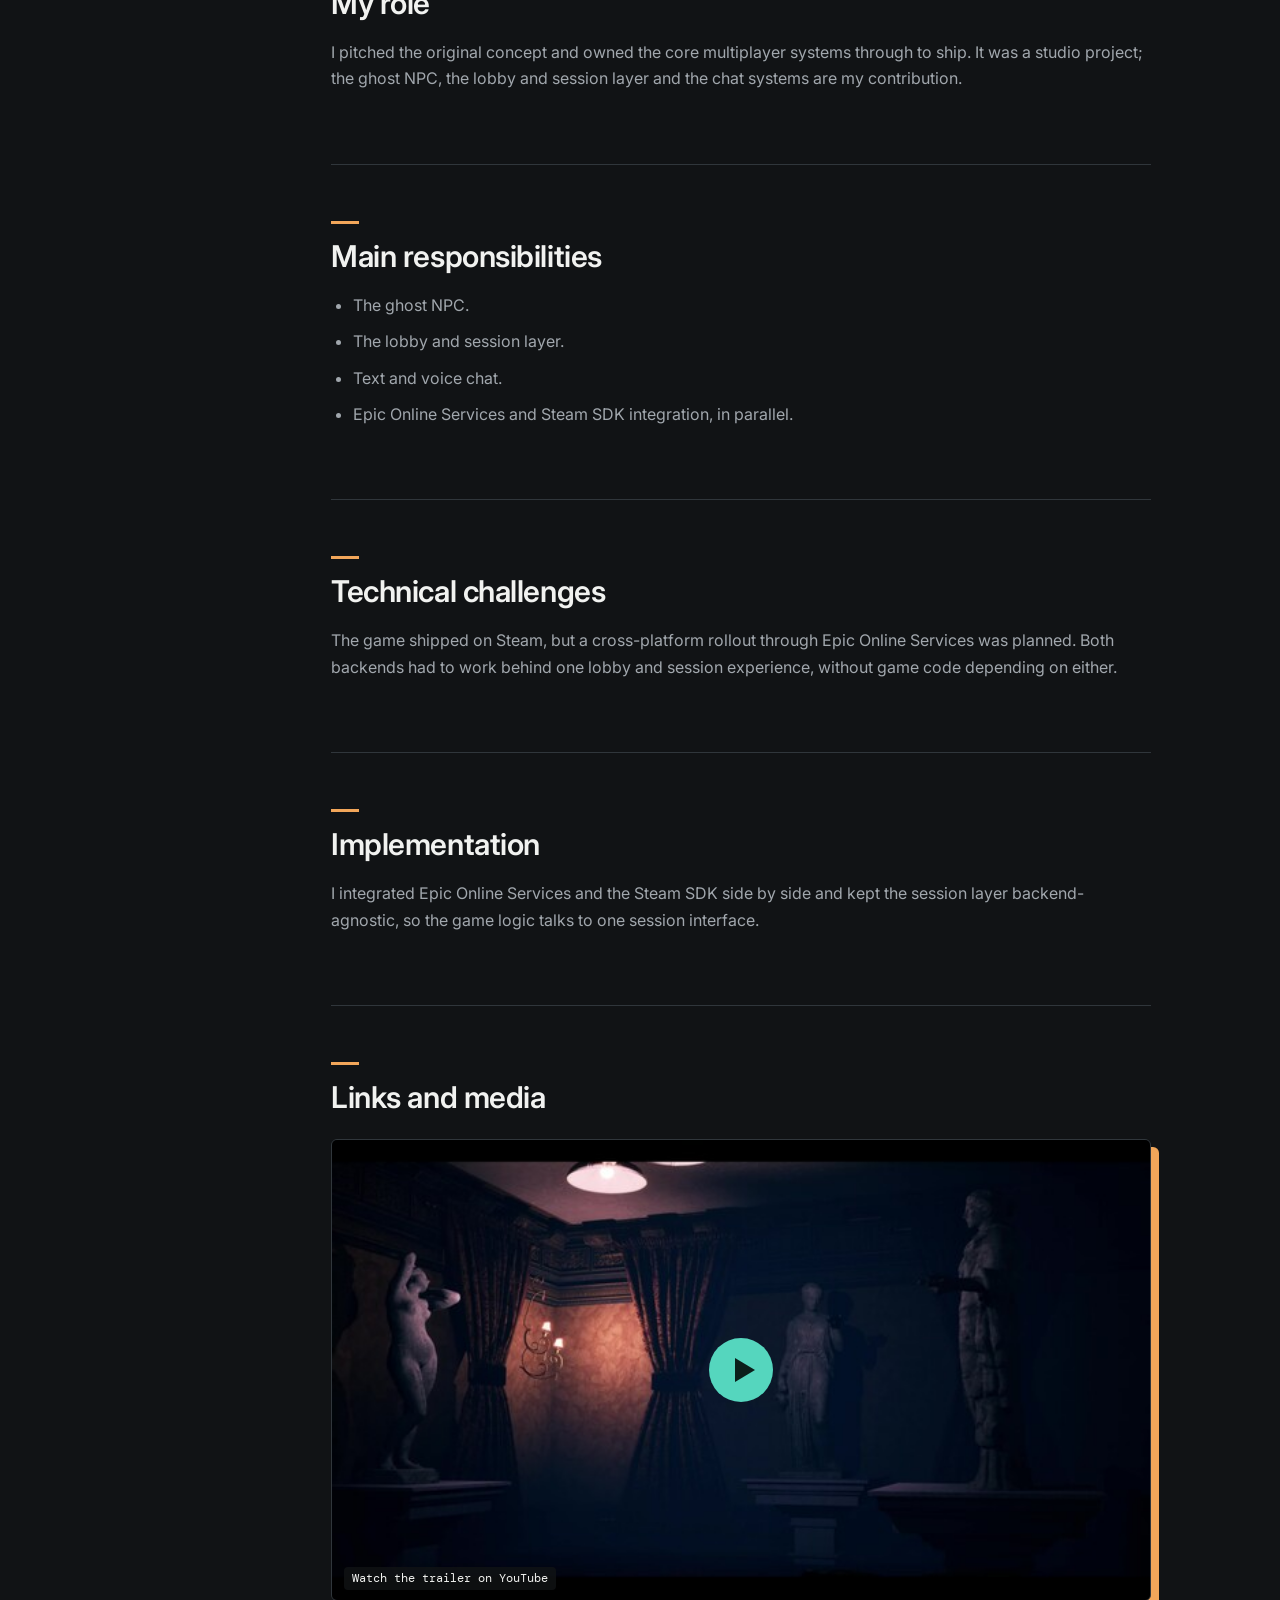
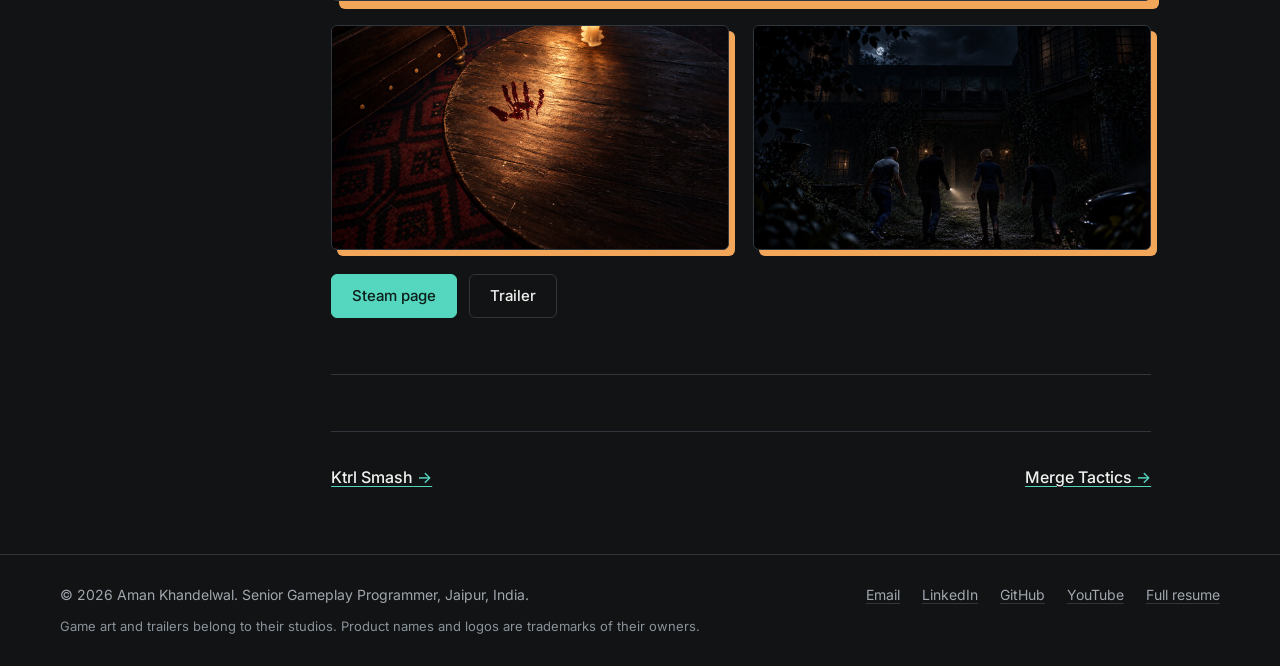
<file: projects/the-cursed-hour.html>
<!doctype html>
<html lang="en">
<head>
<meta charset="utf-8">
<meta name="viewport" content="width=device-width, initial-scale=1">
<title>The Cursed Hour | Aman Khandelwal</title>
<meta name="description" content="A four-player cooperative horror game for Steam in Unreal Engine 5, with ghost AI, lobbies and sessions, and voice and text chat.">
<meta name="theme-color" content="#111315">
<link rel="canonical" href="https://hitz482.github.io/projects/the-cursed-hour.html">
<meta property="og:type" content="website">
<meta property="og:site_name" content="Aman Khandelwal">
<meta property="og:title" content="The Cursed Hour | Aman Khandelwal">
<meta property="og:description" content="A four-player cooperative horror game for Steam in Unreal Engine 5, with ghost AI, lobbies and sessions, and voice and text chat.">
<meta property="og:url" content="https://hitz482.github.io/projects/the-cursed-hour.html">
<meta property="og:image" content="https://hitz482.github.io/share.jpg">
<meta name="twitter:card" content="summary_large_image">
<meta name="twitter:title" content="The Cursed Hour | Aman Khandelwal">
<meta name="twitter:description" content="A four-player cooperative horror game for Steam in Unreal Engine 5, with ghost AI, lobbies and sessions, and voice and text chat.">
<meta name="twitter:image" content="https://hitz482.github.io/share.jpg">
<link rel="icon" href="../favicon.svg" type="image/svg+xml">
<link rel="preconnect" href="https://fonts.googleapis.com">
<link rel="preconnect" href="https://fonts.gstatic.com" crossorigin>
<link href="https://fonts.googleapis.com/css2?family=DM+Mono:wght@400;500&family=Inter:wght@400;500;600&display=swap" rel="stylesheet">
<link rel="stylesheet" href="../style.css">
<script>document.documentElement.classList.add('js')</script>
<script src="../main.js" defer></script>
</head>
<body>
<a class="skip" href="#main">Skip to content</a>
<header class="nav">
  <div class="wrap nav__bar">
    <a class="nav__brand" href="../index.html">Aman Khandelwal</a>
    <button class="nav__toggle" type="button" aria-expanded="false" aria-controls="site-menu" aria-label="Menu"><span></span><span></span></button>
    <nav id="site-menu" class="nav__menu" aria-label="Main">
      <ul><li><a href="../index.html">Home</a></li><li><a href="../index.html#work">Projects</a></li><li><a href="../index.html#experience">Experience</a></li><li><a href="../engineering.html">Engineering</a></li><li><a href="../index.html#about">About</a></li><li><a href="../index.html#contact">Contact</a></li></ul>
      <a class="btn btn--sm" href="../assets/Aman_Khandelwal_Resume.pdf" download>Resume</a>
    </nav>
  </div>
</header>
<main id="main"><div class="wrap page-head">
<p class="crumb"><a href="../index.html">Home</a> / <a href="../index.html#work">Projects</a> / The Cursed Hour</p>
<p class="eyebrow">Studio project, Fiftyfive Gaming Studio</p>
<h1>The Cursed Hour</h1>
<p class="lead">A four-player cooperative horror game for Steam in Unreal Engine 5, with ghost AI, lobbies and sessions, and voice and text chat.</p>
<dl class="meta meta--4"><div><dt>Engine</dt><dd>Unreal Engine 5</dd></div><div><dt>Language</dt><dd>C++</dd></div><div><dt>Online</dt><dd>Epic Online Services, Steam SDK</dd></div><div><dt>Mode</dt><dd>4-player co-op</dd></div><div><dt>Platform</dt><dd>Steam (free to play)</dd></div><div><dt>Released</dt><dd>16 November 2024</dd></div><div><dt>Unique players, Steam</dt><dd>46,111</dd></div><div><dt>Followers, reviews</dt><dd>171 followers, 132 reviews</dd></div></dl>
</div>
<div class="wrap"><div class="frame" style="margin-bottom: 56px;"><img src="../assets/img/cursed-1.jpg" srcset="../assets/img/cursed-1-800.jpg 800w, ../assets/img/cursed-1.jpg 1600w" sizes="(min-width: 1024px) 1200px, 100vw" alt="The Cursed Hour key art: a ghost with red eyes in a dark corridor" width="1600" height="900" fetchpriority="high"></div></div>
<div class="wrap" style="padding-bottom: 64px;"><div class="doc"><nav class="doc__side" aria-label="On this page"><ol><li><a href="#overview">Overview</a></li><li><a href="#role">My role</a></li><li><a href="#responsibilities">Main responsibilities</a></li><li><a href="#challenges">Technical challenges</a></li><li><a href="#implementation">Implementation</a></li><li><a href="#media">Links and media</a></li></ol></nav><div class="doc__body"><section id="overview"><h2>Overview</h2><p>The Cursed Hour is a four-player online co-op horror game set in a haunted mansion. It released free on Steam on 16 November 2024. As of November 2026, Steamworks shows 46,111 unique players and 120,782 licences claimed, and the page has 171 followers and 132 reviews.</p></section><section id="role"><h2>My role</h2><p>I pitched the original concept and owned the core multiplayer systems through to ship. It was a studio project; the ghost NPC, the lobby and session layer and the chat systems are my contribution.</p></section><section id="responsibilities"><h2>Main responsibilities</h2><ul><li>The ghost NPC.</li><li>The lobby and session layer.</li><li>Text and voice chat.</li><li>Epic Online Services and Steam SDK integration, in parallel.</li></ul></section><section id="challenges"><h2>Technical challenges</h2><p>The game shipped on Steam, but a cross-platform rollout through Epic Online Services was planned. Both backends had to work behind one lobby and session experience, without game code depending on either.</p></section><section id="implementation"><h2>Implementation</h2><p>I integrated Epic Online Services and the Steam SDK side by side and kept the session layer backend-agnostic, so the game logic talks to one session interface.</p></section><section id="media"><h2>Links and media</h2><a class="trailer" href="https://www.youtube.com/watch?v=NNx7tQpRFV0"><img src="../assets/img/trailer-cursed.jpg" alt="Watch the The Cursed Hour trailer on YouTube" width="599" height="337" loading="lazy" decoding="async"><span class="trailer__play" aria-hidden="true"></span><span class="trailer__label">Watch the trailer on YouTube</span></a><div class="shots"><div class="frame"><img src="../assets/img/cursed-2.jpg" alt="A bloody handprint on a dark wooden table in The Cursed Hour" width="600" height="338" loading="lazy" decoding="async"></div><div class="frame"><img src="../assets/img/cursed-3.jpg" alt="Four players approach a dark mansion in The Cursed Hour" width="600" height="338" loading="lazy" decoding="async"></div></div><div class="btn-row" style="margin-top: 24px;"><a class="btn" href="https://store.steampowered.com/app/3297310/The_Cursed_Hour/">Steam page</a><a class="btn btn--ghost" href="https://www.youtube.com/watch?v=NNx7tQpRFV0">Trailer</a></div></section><div class="next"><a class="link" href="ktrl-smash.html">Ktrl Smash</a><a class="link" href="merge-tactics.html">Merge Tactics</a></div></div></div></div></main>
<footer class="footer">
  <div class="wrap footer__bar">
    <span>&copy; 2026 Aman Khandelwal. Senior Gameplay Programmer, Jaipur, India.</span>
    <span class="footer__links"><a href="mailto:khandelwalaman5@gmail.com">Email</a><a href="https://www.linkedin.com/in/aman-khandelwal-b7a3551a1/">LinkedIn</a><a href="https://github.com/hitz482">GitHub</a><a href="https://www.youtube.com/@amankhandelwal8816">YouTube</a><a href="../assets/Aman_Khandelwal_Resume_Full.pdf" download>Full resume</a></span>
  </div>
  <div class="wrap footer__note">Game art and trailers belong to their studios. Product names and logos are trademarks of their owners.</div>
</footer>
</body>
</html>
</file>
<file: style.css>
/* Aman Khandelwal, portfolio. One stylesheet, one script, no framework. */
:root {
  --bg: #111315; --surface: #1C2024; --surface-2: #24292E;
  --text: #F1F2F0; --text-2: #A1A7AD; --muted: #8A939A;
  --accent: #55D6BE; --accent-2: #F2A65A; --border: #30363B;
  --font: "Inter", system-ui, -apple-system, "Segoe UI", sans-serif;
  --mono: "DM Mono", ui-monospace, "Cascadia Code", Consolas, monospace;
  --wrap: 1240px; --gut: clamp(20px, 4vw, 40px); --nav: 64px;
  --r: 6px;
}
*, *::before, *::after { box-sizing: border-box; }
html { scroll-behavior: smooth; scroll-padding-top: calc(var(--nav) + 16px); -webkit-text-size-adjust: 100%; }
body { margin: 0; background: var(--bg); color: var(--text); font: 400 16px/1.65 var(--font); -webkit-font-smoothing: antialiased; overflow-x: hidden; }
img { display: block; max-width: 100%; height: auto; }
a { color: inherit; text-decoration-color: var(--border); text-underline-offset: 3px; transition: color .15s, text-decoration-color .15s; }
a:hover { color: var(--accent); text-decoration-color: var(--accent); }
:focus-visible { outline: 2px solid var(--accent); outline-offset: 3px; border-radius: 3px; }
h1, h2, h3, h4 { margin: 0; font-weight: 600; letter-spacing: -0.015em; line-height: 1.2; }
p { margin: 0 0 1em; }
ul, ol { margin: 0; padding: 0; }
.wrap { width: 100%; max-width: var(--wrap); margin: 0 auto; padding: 0 var(--gut); }
.mono { font-family: var(--mono); }
.skip { position: absolute; left: 12px; top: -60px; z-index: 100; background: var(--accent); color: #0b1f1b; padding: 10px 14px; border-radius: var(--r); font-weight: 600; }
.skip:focus { top: 12px; }

/* nav */
.nav { position: sticky; top: 0; z-index: 50; background: rgb(17 19 21 / .94); border-bottom: 1px solid var(--border); backdrop-filter: blur(8px); }
.nav__bar { display: flex; align-items: center; justify-content: space-between; height: var(--nav); }
.nav__brand { font-weight: 600; text-decoration: none; letter-spacing: -.01em; }
.nav__menu { display: flex; align-items: center; gap: 28px; }
.nav__menu ul { display: flex; gap: 26px; list-style: none; }
.nav__menu a { text-decoration: none; font-size: 14px; color: var(--text-2); }
.nav__menu a:hover, .nav__menu a[aria-current] { color: var(--text); }
.nav__toggle { display: none; width: 44px; height: 44px; background: none; border: 1px solid var(--border); border-radius: var(--r); cursor: pointer; padding: 0; position: relative; }
.nav__toggle span { position: absolute; left: 12px; right: 12px; height: 2px; background: var(--text); transition: transform .2s, top .2s; }
.nav__toggle span:first-child { top: 16px; } .nav__toggle span:last-child { top: 26px; }
.nav__toggle[aria-expanded="true"] span:first-child { top: 21px; transform: rotate(45deg); }
.nav__toggle[aria-expanded="true"] span:last-child { top: 21px; transform: rotate(-45deg); }

/* buttons */
.btn { display: inline-flex; align-items: center; justify-content: center; gap: 8px; min-height: 44px; padding: 0 20px; border: 1px solid var(--accent); border-radius: var(--r); background: var(--accent); color: #0b1f1b; font: 500 15px/1 var(--font); text-decoration: none; cursor: pointer; transition: background .15s, color .15s, border-color .15s, transform .15s; }
.btn:hover { background: #7be3d0; border-color: #7be3d0; color: #0b1f1b; }
.btn:active { transform: translateY(1px); }
.btn--ghost { background: transparent; color: var(--text); border-color: var(--border); }
.btn--ghost:hover { background: var(--surface); border-color: var(--text-2); color: var(--text); }
.btn--sm { min-height: 36px; padding: 0 14px; font-size: 14px; background: transparent; color: var(--text); border-color: var(--border); }
.btn--sm:hover { background: var(--surface); border-color: var(--text-2); color: var(--text); }
.btn-row { display: flex; flex-wrap: wrap; gap: 12px; }
.link { color: var(--text); font-weight: 500; text-decoration-color: var(--accent); }
.link::after { content: " \2192"; color: var(--accent); }

/* type helpers */
.eyebrow { font: 500 13px/1.4 var(--mono); letter-spacing: .02em; color: var(--accent-2); margin: 0 0 14px; }
.muted { color: var(--text-2); }
.lead { font-size: 19px; line-height: 1.6; color: var(--text-2); max-width: 62ch; }
.stack { font: 400 13px/1.6 var(--mono); color: var(--muted); }
.chips { display: flex; flex-wrap: wrap; gap: 8px; list-style: none; }
.chips li { font: 400 13px/1 var(--mono); color: var(--text-2); border: 1px solid var(--border); border-radius: 999px; padding: 7px 12px; }
.hero .chips li:nth-child(-n+4) { border-color: rgb(242 166 90 / .45); }

/* sections */
.section { padding: clamp(64px, 9vw, 112px) 0; border-top: 1px solid var(--border); }
.section__head { max-width: 760px; margin-bottom: clamp(32px, 5vw, 56px); }
.section__head h2 { font-size: clamp(28px, 3.4vw, 40px); margin-bottom: 14px; }
.section__head p { color: var(--text-2); font-size: 18px; margin: 0; }
.grid { display: grid; gap: clamp(24px, 3vw, 40px); }

/* hero */
.hero { padding: clamp(40px, 6vw, 80px) 0 clamp(56px, 8vw, 96px); }
.hero__grid { display: grid; grid-template-columns: minmax(0, 1.25fr) minmax(0, 1fr); gap: clamp(32px, 6vw, 96px); align-items: center; }
.status { display: inline-flex; align-items: center; gap: 10px; font: 400 13px/1.4 var(--mono); color: var(--text-2); margin-bottom: 28px; }
.status i { width: 8px; height: 8px; border-radius: 50%; background: var(--accent); box-shadow: 0 0 0 4px rgb(85 214 190 / .16); }
.hero h1 { font-size: clamp(36px, 5vw, 60px); letter-spacing: -.025em; margin-bottom: 8px; }
.hero__name { font: 500 17px/1.4 var(--mono); color: var(--accent-2); margin-bottom: 20px; display: block; }
.hero__say { font-size: clamp(19px, 2vw, 22px); line-height: 1.5; max-width: 34em; margin-bottom: 20px; }
.hero .lead { margin-bottom: 28px; font-size: 17px; }
.hero .chips { margin-bottom: 32px; }
.hero__links { display: flex; flex-wrap: wrap; gap: 8px 24px; margin: 28px 0 0; font: 400 14px/1.6 var(--mono); }
.hero__links span { color: var(--muted); }
.hero__links a { color: var(--text-2); }
.hero__loc { margin: 18px 0 0; font: 400 13px/1.5 var(--mono); color: var(--muted); }
.mosaic { display: grid; grid-template-columns: 1.4fr 1fr; grid-template-rows: auto auto; gap: 12px; }
.mosaic a { position: relative; display: block; border: 1px solid var(--border); border-radius: var(--r); overflow: hidden; background: var(--surface); }
.mosaic a:first-child { grid-row: span 2; }
.mosaic img { width: 100%; height: 100%; object-fit: cover; object-position: 50% 40%; aspect-ratio: 16 / 11; transition: transform .5s ease; }
.mosaic a:first-child img { aspect-ratio: auto; min-height: 100%; }
.mosaic a:hover img { transform: scale(1.02); }
.mosaic span { position: absolute; left: 0; bottom: 0; right: 0; padding: 22px 14px 10px; font: 400 12px/1.3 var(--mono); color: var(--text); background: linear-gradient(transparent, rgb(17 19 21 / .85)); }

.hero__side { display: flex; justify-content: center; }
.hero__photo { width: min(400px, 100%); aspect-ratio: 1; object-fit: cover; border: 1px solid var(--border); border-radius: var(--r); box-shadow: 8px 8px 0 var(--accent-2); }
.hero__thumbs { display: grid; grid-template-columns: repeat(2, minmax(0, 1fr)); gap: 12px; width: min(100%, 420px); margin-top: 18px; }
.hero__thumbs a { position: relative; display: block; border: 1px solid var(--border); border-radius: var(--r); overflow: hidden; }
.hero__thumbs img { width: 100%; aspect-ratio: 16 / 10; object-fit: cover; object-position: 50% 40%; transition: transform .5s ease; }
.hero__thumbs a:hover img { transform: scale(1.03); }
.hero__thumbs span { position: absolute; left: 0; right: 0; bottom: 0; padding: 18px 10px 8px; font: 400 12px/1.3 var(--mono); background: linear-gradient(transparent, rgb(17 19 21 / .88)); }
.work__feature.work__feature--rev { grid-template-columns: minmax(0, 5fr) minmax(0, 7fr); border-top: 1px solid var(--border); padding-top: clamp(40px, 6vw, 72px); }
.more { color: var(--text-2); margin: 0; }
.stats { border-top: 1px solid var(--border); }
.stats__row { display: grid; grid-template-columns: repeat(4, minmax(0, 1fr)); margin: 0; }
.stats__row div { display: flex; flex-direction: column-reverse; justify-content: flex-end; gap: 6px; padding: 28px 24px; border-right: 1px solid var(--border); }
.stats__row div:first-child { padding-left: 0; }
.stats__row div:last-child { border-right: 0; }
.stats__row dd { margin: 0; font: 600 clamp(28px, 3.2vw, 40px)/1.1 var(--font); letter-spacing: -.02em; color: var(--text); }
.stats__row dt { font: 400 13px/1.45 var(--mono); color: var(--text-2); }
/* media frame */
.frame { display: block; border: 1px solid var(--border); border-radius: var(--r); overflow: hidden; background: var(--surface); }
.frame img { width: 100%; aspect-ratio: 16 / 9; object-fit: cover; }
.frame--contain img { object-fit: contain; background: #0d0f10; }
.frame--natural img { aspect-ratio: auto; }
/* same treatment as the profile photo: thin border + amber offset block */
.frame, .trailer { --off: 8px; box-shadow: var(--off) var(--off) 0 var(--accent-2); margin-right: var(--off); margin-bottom: var(--off); }
.tool > .frame, .shots .frame { --off: 6px; }

/* selected work */
.work { display: grid; gap: clamp(40px, 6vw, 72px); }
.work__feature { display: grid; grid-template-columns: minmax(0, 7fr) minmax(0, 5fr); gap: clamp(24px, 4vw, 56px); align-items: start; }
.work__pair { display: grid; grid-template-columns: repeat(2, minmax(0, 1fr)); gap: clamp(24px, 4vw, 56px); border-top: 1px solid var(--border); padding-top: clamp(40px, 6vw, 72px); }
.project h3 { font-size: clamp(24px, 2.6vw, 32px); margin: 6px 0 8px; }
.project h3 a { text-decoration: none; }
.project p { color: var(--text-2); }
.project__facts { margin: 18px 0 20px; display: grid; gap: 14px; }
.project__facts div { border-left: 2px solid var(--accent); padding-left: 14px; }
.project__facts dt { font: 500 12px/1.4 var(--mono); color: var(--accent); margin-bottom: 4px; letter-spacing: .02em; }
.project__facts div:nth-child(2) { border-left-color: var(--accent-2); }
.project__facts div:nth-child(2) dt { color: var(--accent-2); }
.project__facts dd { margin: 0; color: var(--text-2); font-size: 15px; line-height: 1.55; }
.project .frame { margin-bottom: 20px; }
.project__links { display: flex; flex-wrap: wrap; gap: 8px 20px; font-size: 15px; }

/* engineering summary */
.cases { display: grid; grid-template-columns: repeat(2, minmax(0, 1fr)); gap: 0; border: 1px solid var(--border); border-radius: var(--r); }
.case { display: flex; flex-direction: column; color: inherit; text-decoration: none; padding: 32px; border-right: 1px solid var(--border); border-bottom: 1px solid var(--border); background: var(--bg); transition: background .15s; }
.case:nth-child(2n) { border-right: 0; }
.case:nth-last-child(-n+2) { border-bottom: 0; }
.case:hover { background: var(--surface); color: inherit; }
.case__n { display: block; font: 500 13px/1 var(--mono); color: var(--accent-2); margin-bottom: 18px; }
.case .link { font-size: 15px; margin-top: auto; }
.case h3 { font-size: 20px; margin: 4px 0 10px; }
.case p { color: var(--text-2); font-size: 15px; }
.case a.link { font-size: 15px; }

/* expertise */
.expertise { display: grid; grid-template-columns: repeat(3, minmax(0, 1fr)); gap: 40px 48px; }
.expertise h3 { font: 500 13px/1.4 var(--mono); color: var(--accent-2); margin-bottom: 14px; letter-spacing: .02em; }
.expertise ul { list-style: none; display: grid; gap: 8px; color: var(--text-2); font-size: 16px; }
.expertise li { padding-bottom: 8px; border-bottom: 1px solid var(--border); }

/* experience */
.role { display: grid; grid-template-columns: 220px minmax(0, 1fr); gap: 16px clamp(24px, 4vw, 56px); padding: 32px 0; border-top: 1px solid var(--border); }
.role:first-of-type { border-top: 0; padding-top: 0; }
.role__when { font: 400 13px/1.6 var(--mono); color: var(--accent-2); }
.role h3 { font-size: 22px; margin-bottom: 4px; }
.role__org { color: var(--text-2); margin-bottom: 18px; }
.role ul { padding-left: 20px; color: var(--text-2); display: grid; gap: 8px; }
.role ul b { color: var(--text); font-weight: 500; }
.role .stack { margin-top: 18px; }

/* independent */
.tools { display: grid; grid-template-columns: repeat(2, minmax(0, 1fr)); gap: 24px; }
.tool { border: 1px solid var(--border); border-radius: var(--r); padding: 20px 20px 24px; background: var(--surface); display: flex; flex-direction: column; gap: 10px; }
.tool h3 { font-size: 20px; }
.tool p { color: var(--text-2); font-size: 15px; margin: 0; }
.tool dl { margin: 0; display: grid; gap: 10px; }
.tool dt { font: 500 12px/1.4 var(--mono); color: var(--accent-2); }
.tool dd { margin: 2px 0 0; color: var(--text-2); font-size: 15px; }
.tool .project__links { margin-top: auto; padding-top: 6px; }
.tool > .frame { margin-bottom: 8px; }
.tool h3 a { text-decoration: none; }

/* about, contact */
.about { display: grid; grid-template-columns: minmax(0, 1fr) minmax(0, 1.6fr); gap: clamp(24px, 5vw, 72px); align-items: start; }
.about .section__head { margin: 0; }
.about p { color: var(--text-2); font-size: 18px; max-width: 60ch; }
.portrait { width: min(240px, 100%); aspect-ratio: 1; object-fit: cover; border: 1px solid var(--border); border-radius: var(--r); }
.contact { text-align: left; }
.contact h2 { font-size: clamp(32px, 4.6vw, 52px); margin-bottom: 16px; }
.contact__links { display: flex; flex-wrap: wrap; gap: 10px 28px; margin: 32px 0 0; font: 400 15px/1.6 var(--mono); }
.contact__note { margin: 20px 0 0; }

/* footer */
.footer { border-top: 1px solid var(--border); padding: 28px 0; color: var(--text-2); font-size: 14px; }
.footer__bar { display: flex; flex-wrap: wrap; justify-content: space-between; gap: 12px 32px; }
.footer__links { display: flex; flex-wrap: wrap; gap: 8px 22px; }
.footer__note { margin-top: 10px; color: var(--muted); font-size: 13px; }

/* project + engineering pages */
.page-head { padding: clamp(40px, 6vw, 72px) 0 clamp(32px, 4vw, 48px); }
.crumb { font: 400 13px/1.4 var(--mono); color: var(--muted); margin-bottom: 24px; }
.crumb a { color: var(--text-2); }
.page-head h1 { font-size: clamp(34px, 4.6vw, 54px); letter-spacing: -.025em; margin-bottom: 18px; }
.page-head .lead { margin-bottom: 28px; }
.meta { display: grid; grid-template-columns: repeat(auto-fit, minmax(180px, 1fr)); gap: 0; margin: 32px 0 0; border: 1px solid var(--border); border-radius: var(--r); }
.meta div { padding: 14px 18px; border-right: 1px solid var(--border); border-bottom: 1px solid var(--border); margin: -1px -1px 0 0; }
.meta dt { font: 500 12px/1.4 var(--mono); color: var(--muted); }
.meta dd { margin: 4px 0 0; font-size: 15px; }
.meta--4 { grid-template-columns: repeat(4, minmax(0, 1fr)); }
.doc { display: grid; grid-template-columns: 220px minmax(0, 1fr); gap: 0 clamp(24px, 4vw, 64px); }
.doc__side { position: sticky; top: calc(var(--nav) + 24px); align-self: start; font: 400 13px/1.5 var(--mono); }
.doc__side ol { list-style: none; display: grid; gap: 10px; }
.doc__side a { color: var(--muted); text-decoration: none; }
.doc__side a:hover { color: var(--accent); }
.doc__body h2::before { content: ""; display: block; width: 28px; height: 3px; background: var(--accent-2); margin-bottom: 14px; }
.doc__body { min-width: 0; max-width: 820px; }
.doc__body section { padding: 0 0 clamp(36px, 5vw, 56px); margin-bottom: clamp(36px, 5vw, 56px); border-bottom: 1px solid var(--border); }
.doc__body section:last-child { border-bottom: 0; margin-bottom: 0; }
.doc__body h2 { font-size: clamp(24px, 2.8vw, 30px); margin-bottom: 18px; }
.doc__body h3 { font-size: 18px; margin: 28px 0 10px; }
.doc__body p, .doc__body li { color: var(--text-2); }
.doc__body ul, .doc__body ol.list { padding-left: 22px; display: grid; gap: 10px; margin-bottom: 1em; }
.doc__body li b, .doc__body p b { color: var(--text); font-weight: 500; }
.doc__body .frame, .doc__body .diagram, .doc__body .code, .doc__body .trailer { margin: 24px 0; }
.shots { display: grid; grid-template-columns: repeat(2, minmax(0, 1fr)); gap: 24px; margin: 24px 0; }
.shots .frame { margin: 0; }
.shot { margin: 24px 0; }
.shots .shot { margin: 0; }
.shot figcaption { margin-top: 14px; font-size: 14px; color: var(--text-2); }
.doc__body .shot .frame { margin: 0; }
.case-study { padding: clamp(56px, 8vw, 88px) 0; border-top: 1px solid var(--border); }
.case-study > .wrap > h2 { font-size: clamp(28px, 3.4vw, 40px); margin-bottom: 14px; }
.table { width: 100%; border-collapse: collapse; margin: 20px 0; font-size: 15px; }
.table th, .table td { text-align: left; padding: 12px 14px; border-bottom: 1px solid var(--border); }
.table th { font: 500 12px/1.4 var(--mono); color: var(--accent-2); }
.table td { color: var(--text-2); }
.code { padding: 20px; overflow-x: auto; background: var(--surface); border: 1px solid var(--border); border-radius: var(--r); font: 400 13px/1.65 var(--mono); color: var(--text); }
.code .c { color: var(--muted); }
.diagram { border: 1px solid var(--border); border-radius: var(--r); padding: 22px; background: var(--surface); }
.diagram svg { display: block; width: 100%; height: auto; }
.diagram figcaption { margin-top: 14px; font-size: 14px; color: var(--text-2); }
.diagram .lane { fill: var(--muted); font: 500 11px var(--mono); letter-spacing: .1em; }
.diagram .box rect { fill: var(--bg); stroke: var(--border); }
.diagram .box.hot rect { stroke: var(--accent-2); }
.diagram .t { fill: var(--text); font: 500 14px var(--font); }
.diagram .s { fill: var(--muted); font: 400 12px var(--mono); }
.diagram .arrow { stroke: var(--muted); stroke-width: 1.5; fill: none; }
.diagram .arrow.hot { stroke: var(--accent-2); }
.diagram-scroll { overflow-x: auto; }
.diagram-scroll svg { min-width: 680px; }
.trailer { position: relative; display: block; border: 1px solid var(--border); border-radius: var(--r); overflow: hidden; background: var(--surface); }
.trailer img { width: 100%; aspect-ratio: 16 / 9; object-fit: cover; }
.trailer__play { position: absolute; left: 50%; top: 50%; width: 64px; height: 64px; translate: -50% -50%; border-radius: 50%; background: var(--accent); }
.trailer__play::after { content: ""; position: absolute; left: 26px; top: 20px; border-left: 20px solid #0b1f1b; border-top: 12px solid transparent; border-bottom: 12px solid transparent; }
.trailer__label { position: absolute; left: 12px; bottom: 10px; font: 400 12px/1.3 var(--mono); color: var(--text); background: rgb(17 19 21 / .8); padding: 4px 8px; border-radius: 4px; }
.next { display: flex; flex-wrap: wrap; justify-content: space-between; gap: 16px; padding-top: 32px; border-top: 1px solid var(--border); margin-top: 24px; }

/* motion: calm, opt-out */
.js .reveal { opacity: 0; transform: translateY(10px); transition: opacity .5s ease, transform .5s ease; }
.js .reveal.is-in { opacity: 1; transform: none; }
@media (prefers-reduced-motion: reduce) {
  html { scroll-behavior: auto; }
  * { transition: none !important; animation: none !important; }
  .js .reveal { opacity: 1; transform: none; }
}

/* tablet */
@media (max-width: 1023px) {
  .work__feature, .work__feature.work__feature--rev, .about { grid-template-columns: 1fr; }
  .work__feature--rev > :first-child { order: 2; }
  .expertise { grid-template-columns: repeat(2, minmax(0, 1fr)); }
  .doc { grid-template-columns: 1fr; }
  .doc__side { display: none; }
}
/* phone */
@media (max-width: 780px) {
  .nav__toggle { display: block; }
  .nav__menu { position: fixed; inset: var(--nav) 0 auto 0; flex-direction: column; align-items: stretch; gap: 0; background: var(--bg); border-bottom: 1px solid var(--border); padding: 8px var(--gut) 20px; display: none; max-height: calc(100vh - var(--nav)); overflow-y: auto; }
  .nav__menu.is-open { display: flex; }
  .nav__menu ul { flex-direction: column; gap: 0; }
  .nav__menu li a { display: block; padding: 14px 0; font-size: 17px; border-bottom: 1px solid var(--border); }
  .nav__menu .btn { margin-top: 16px; }
  .meta--4 { grid-template-columns: repeat(2, minmax(0, 1fr)); }
  .work__pair, .tools, .cases, .shots { grid-template-columns: 1fr; }
  .case { border-right: 0; }
  .case:nth-last-child(-n+2) { border-bottom: 1px solid var(--border); }
  .case:last-child { border-bottom: 0; }
  .expertise { grid-template-columns: 1fr; gap: 32px; }
  .role { grid-template-columns: 1fr; }
  .hero__grid { grid-template-columns: 1fr; }
  .stats__row { grid-template-columns: repeat(2, minmax(0, 1fr)); }
  .stats__row div { border-bottom: 1px solid var(--border); }
  .stats__row div:nth-child(2n) { border-right: 0; }
  .stats__row div:nth-child(odd) { padding-left: 0; }
  .stats__row div:nth-last-child(-n+2) { border-bottom: 0; }
  .hero__side { justify-content: flex-start; }
  .hero__photo { width: min(320px, 88%); }
  .frame, .trailer { --off: 6px; }
  .hero__photo { box-shadow: 6px 6px 0 var(--accent-2); }
  .btn-row .btn { flex: 1 1 100%; }
  .code { font-size: 12px; }
  .lead { font-size: 17px; }
  .footer__bar { flex-direction: column; }
}
</file>
